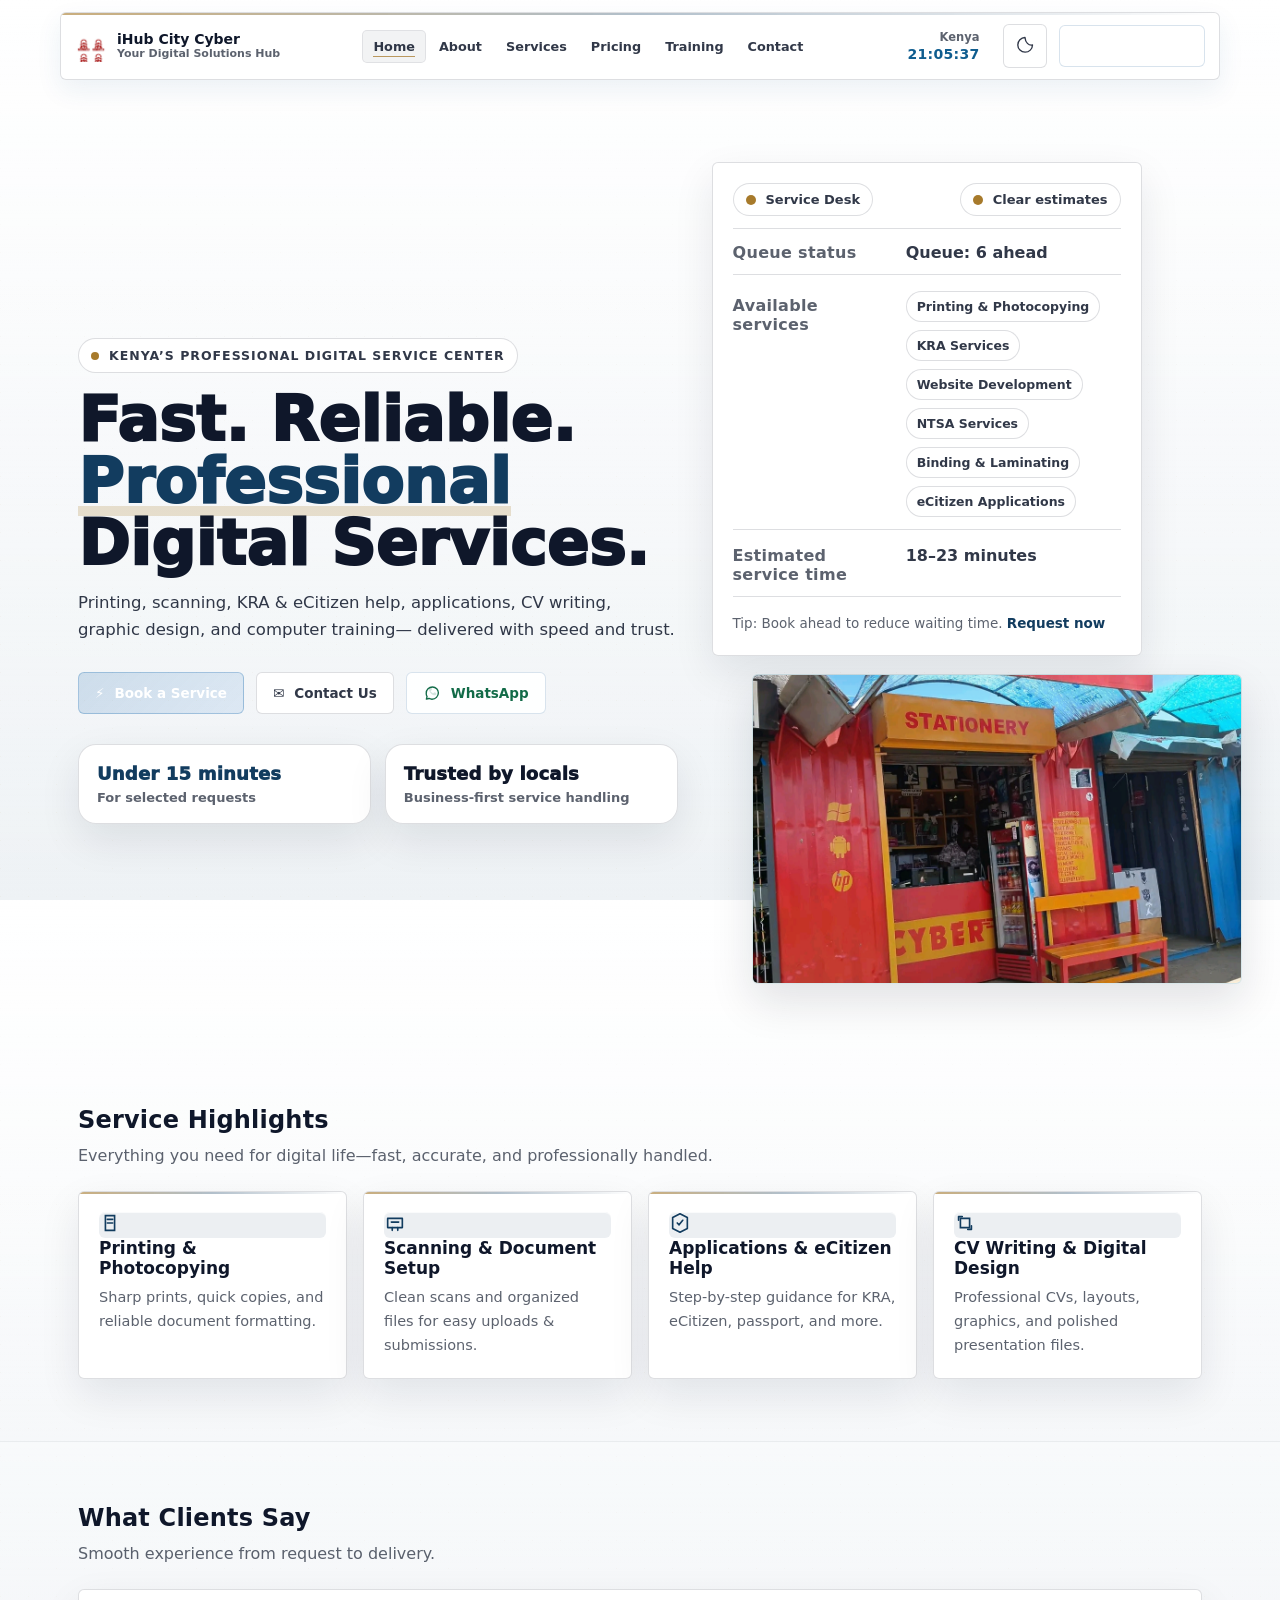
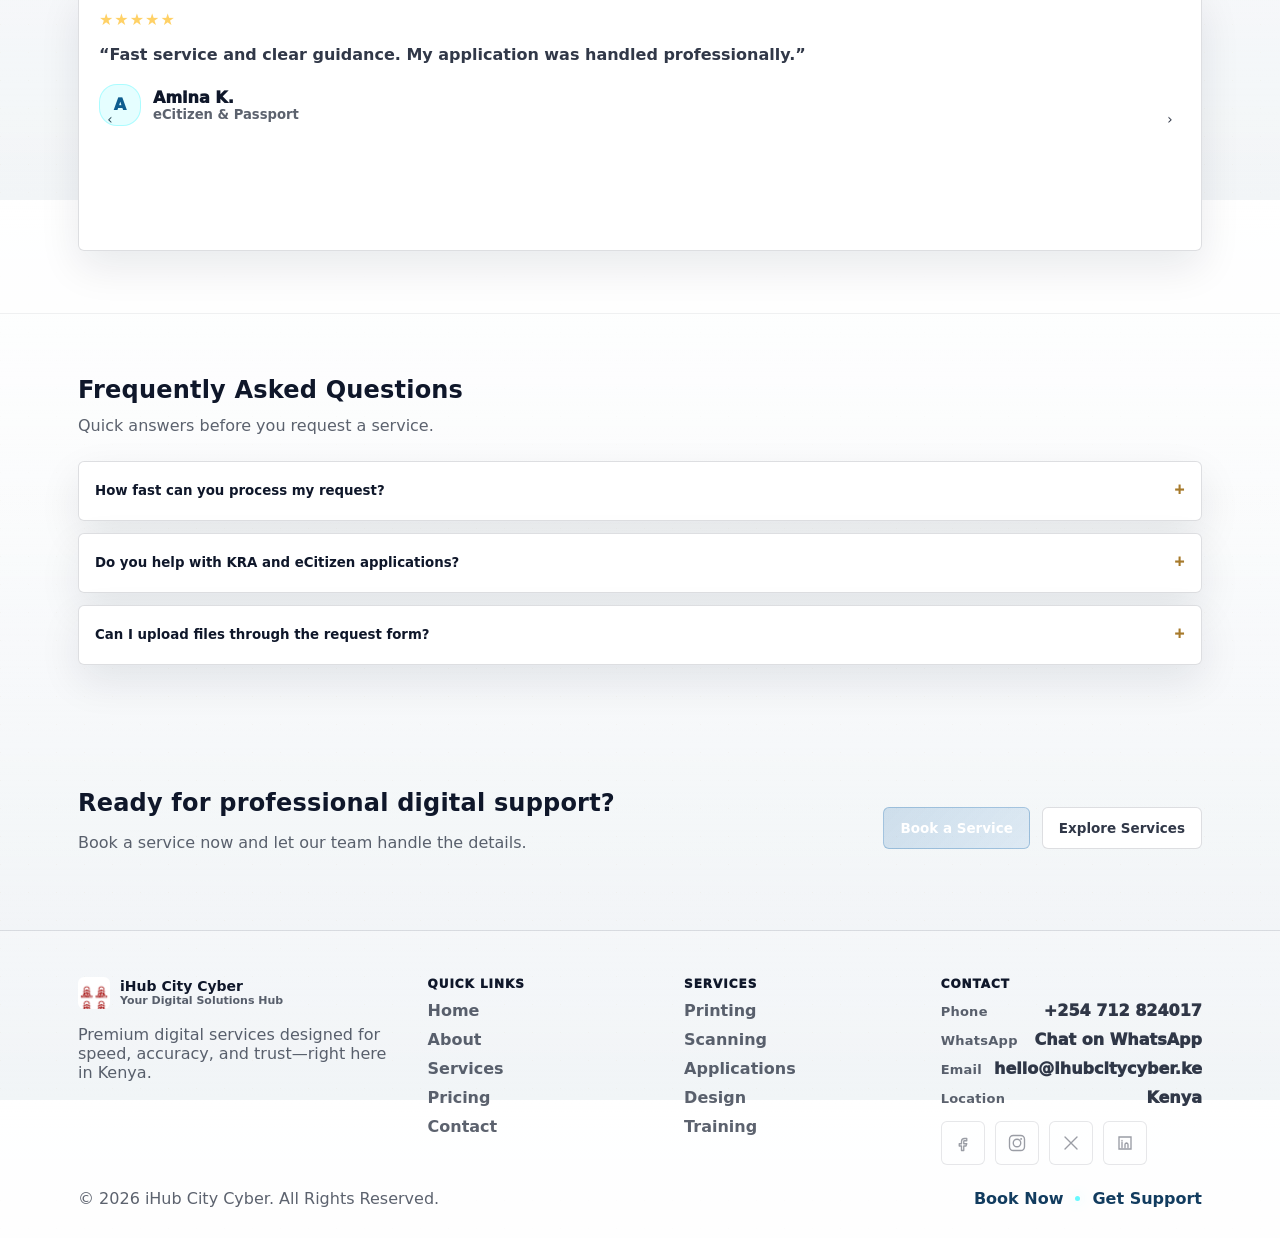
<file: index.html>
<!doctype html>
<html lang="en" data-theme="light">
  <head>
    <meta charset="utf-8" />
    <meta name="viewport" content="width=device-width, initial-scale=1" />
    <meta name="description" content="iHub City Cyber — Fast, reliable, professional digital services in Kenya." />
    <title>iHub City Cyber — Fast. Reliable. Professional Digital Services.</title>
    <link rel="icon" href="images/favicon.svg" />
    <link rel="stylesheet" href="css/style.css" />
  </head>
  <body>
    <div id="loadingOverlay" class="loading-overlay" aria-hidden="true">
      <div class="loader" role="status" aria-label="Loading"></div>
      <div class="loading-text">Initializing iHub City Cyber...</div>
    </div>

    <canvas id="particles" aria-hidden="true"></canvas>

    <a id="backToTop" class="back-to-top" href="#top" aria-label="Back to top">
      <span class="back-to-top__icon" aria-hidden="true">↑</span>
    </a>

    <div class="page" id="top">
      <header class="site-header">
        <div class="container header-inner">
          <a class="brand" href="index.html" aria-label="iHub City Cyber home">
            <span class="brand__logo" aria-hidden="true"><img src="images/logo.jpg" alt="iHub City Cyber" width="28" height="28"></span>
            <span class="brand__text">
              <span class="brand__name">iHub City Cyber</span>
              <span class="brand__tag">Your Digital Solutions Hub</span>
            </span>
          </a>

          <nav class="nav" aria-label="Primary navigation">
            <button class="nav__toggle" id="navToggle" aria-label="Open menu" aria-expanded="false" type="button">
              <span aria-hidden="true"></span>
              <span class="sr-only">Menu</span>
            </button>

            <ul class="nav__list" id="navList">
              <li><a class="nav__link active" href="index.html">Home</a></li>
              <li><a class="nav__link" href="about.html">About</a></li>
              <li><a class="nav__link" href="services.html">Services</a></li>
              <li><a class="nav__link" href="pricing.html">Pricing</a></li>
              <li><a class="nav__link" href="training.html">Training</a></li>
              <li><a class="nav__link" href="contact.html">Contact</a></li>
            </ul>
          </nav>

          <div class="header-actions">
            <div class="clock" title="Kenya time">
              <span class="clock__label">Kenya</span>
              <span class="clock__time" id="kenyaClock">--:--:--</span>
            </div>

            <button id="themeToggle" class="icon-btn" type="button" aria-label="Toggle dark and light mode" title="Toggle theme">
              <span class="icon-btn__icon" aria-hidden="true">
                <svg viewBox="0 0 24 24" width="18" height="18" fill="none" xmlns="http://www.w3.org/2000/svg">
                  <path
                    d="M12 2a9.8 9.8 0 1 0 10 10c-5.2 1-9.6-3.4-10-10Z"
                    stroke="currentColor"
                    stroke-width="1.8"
                    stroke-linejoin="round"
                  />
                </svg>
              </span>
            </button>

            <a class="btn btn-primary btn-sm" href="request.html" aria-label="Book a service">
              Book a Service
            </a>
          </div>
        </div>
      </header>

      <main class="site-main">
        <section class="hero">
          <div class="container hero-inner">
            <div class="hero-copy">
              <div class="hero-badge">
                <span class="spark" aria-hidden="true"></span>
                Kenya’s Professional Digital Service Center
              </div>
              <h1 class="hero-title">
                Fast. Reliable. <span class="neon-text">Professional</span> Digital Services.
              </h1>
              <p class="hero-subtitle">
                Printing, scanning, KRA & eCitizen help, applications, CV writing, graphic design, and computer training—
                delivered with speed and trust.
              </p>

              <div class="hero-cta" role="group" aria-label="Primary actions">
                <a class="btn btn-gradient" href="request.html">
                  <span class="btn__icon" aria-hidden="true">⚡</span>
                  Book a Service
                </a>
                <a class="btn btn-secondary" href="contact.html">
                  <span class="btn__icon" aria-hidden="true">✉</span>
                  Contact Us
                </a>
                <a class="btn btn-whatsapp" href="https://wa.me/254712824017?text=Hi%20iHub%20City%20Cyber!%20I%20need%20a%20service."
                  target="_blank" rel="noopener noreferrer">
                  <span class="btn__icon" aria-hidden="true">
                    <svg viewBox="0 0 24 24" width="18" height="18" fill="none" xmlns="http://www.w3.org/2000/svg">
                      <path
                        d="M20.5 11.8c0 4.7-3.8 8.5-8.5 8.5-1.5 0-2.9-.4-4.1-1l-3.4.9.9-3.3c-.7-1.3-1.1-2.7-1.1-4.3C4.2 7.7 8 4 12.6 4c4.7 0 7.9 3.8 7.9 7.8Z"
                        stroke="currentColor"
                        stroke-width="1.8"
                        stroke-linejoin="round"
                      />
                      <path
                        d="M10 9.3c.4.7.8 1.2 1.4 1.7.6.5 1.1.9 1.8 1.2.3.1.6.1.8-.1l.7-.7c.2-.2.5-.3.8-.2l1.7.6c.3.1.5.4.5.7v1c0 .6-.4 1.1-.9 1.3-1.1.4-2.3.3-3.4-.2-1.2-.5-2.4-1.4-3.4-2.6-1-1.2-1.7-2.6-2-3.9-.2-1 0-2.1.5-2.9.2-.4.7-.7 1.2-.7h1c.3 0 .6.2.7.5l.6 1.7c.1.3 0 .6-.2.8l-.7.7c-.2.2-.3.5-.1.8Z"
                        fill="currentColor"
                        opacity="0.18"
                      />
                    </svg>
                  </span>
                  WhatsApp
                </a>
              </div>

              <div class="hero-metrics">
                <div class="metric glass">
                  <div class="metric__value neon-text" data-badge="fast">Under 15 minutes</div>
                  <div class="metric__label">For selected requests</div>
                </div>
                <div class="metric glass">
                  <div class="metric__value" data-badge="trusted">Trusted by locals</div>
                  <div class="metric__label">Business-first service handling</div>
                </div>
              </div>
            </div>

            <div class="hero-visual">
              <div class="neon-card glass hero-panel">
                <div class="hero-panel__top">
                  <div class="chip">
                    <span class="chip__dot" aria-hidden="true"></span> Service Desk
                  </div>
                  <div class="chip chip--muted">
                    <span class="chip__pulse" aria-hidden="true"></span> Clear estimates
                  </div>
                </div>

                <div class="dashboard" id="cyberDashboard">
                  <div class="dashboard-row">
                    <div class="dashboard-row__label">Queue status</div>
                    <div class="dashboard-row__value neon-text" id="queueStatus">Checking...</div>
                  </div>
                  <div class="dashboard-row">
                    <div class="dashboard-row__label">Available services</div>
                    <div class="dashboard-row__value">
                      <div class="chips" id="availableServices" aria-live="polite"></div>
                    </div>
                  </div>
                  <div class="dashboard-row">
                    <div class="dashboard-row__label">Estimated service time</div>
                    <div class="dashboard-row__value" id="estimatedTime">--</div>
                  </div>
                  <div class="dashboard-hint">
                    Tip: Book ahead to reduce waiting time.
                    <a class="link" href="request.html">Request now</a>
                  </div>
                </div>
              </div>

              <figure class="hero-illustration" aria-hidden="true">
                <img
                  src="images/ihubcyber.jpg"
                  alt="iHub City Cyber digital café interior"
                  loading="lazy"
                  decoding="async"
                />
              </figure>

              <div class="hero-floaters" aria-hidden="true">
                <div class="floater floater--a"></div>
                <div class="floater floater--b"></div>
                <div class="floater floater--c"></div>
              </div>
            </div>
          </div>
        </section>

        <section class="section">
          <div class="container">
            <div class="section-head">
              <h2 class="h2">Service Highlights</h2>
              <p class="muted">
                Everything you need for digital life—fast, accurate, and professionally handled.
              </p>
            </div>

            <div class="grid grid-4">
              <article class="card card--hover glass">
                <div class="card__icon" aria-hidden="true">
                  <svg viewBox="0 0 24 24" width="22" height="22" fill="none" xmlns="http://www.w3.org/2000/svg">
                    <path d="M7 4h10v16H7V4Z" stroke="currentColor" stroke-width="1.8" />
                    <path d="M9 8h6M9 12h6" stroke="currentColor" stroke-width="1.8" stroke-linecap="round" />
                  </svg>
                </div>
                <h3 class="h3">Printing & Photocopying</h3>
                <p class="p">Sharp prints, quick copies, and reliable document formatting.</p>
              </article>

              <article class="card card--hover glass">
                <div class="card__icon" aria-hidden="true">
                  <svg viewBox="0 0 24 24" width="22" height="22" fill="none" xmlns="http://www.w3.org/2000/svg">
                    <path
                      d="M4 7h16v10H4V7Z"
                      stroke="currentColor"
                      stroke-width="1.8"
                      stroke-linejoin="round"
                    />
                    <path d="M8 11h8" stroke="currentColor" stroke-width="1.8" stroke-linecap="round" />
                    <path d="M9 17v3M15 17v3" stroke="currentColor" stroke-width="1.8" stroke-linecap="round" />
                  </svg>
                </div>
                <h3 class="h3">Scanning & Document Setup</h3>
                <p class="p">Clean scans and organized files for easy uploads & submissions.</p>
              </article>

              <article class="card card--hover glass">
                <div class="card__icon" aria-hidden="true">
                  <svg viewBox="0 0 24 24" width="22" height="22" fill="none" xmlns="http://www.w3.org/2000/svg">
                    <path d="M12 2 20 6v12l-8 4-8-4V6l8-4Z" stroke="currentColor" stroke-width="1.8" stroke-linejoin="round" />
                    <path d="M9 12l2 2 4-5" stroke="currentColor" stroke-width="1.8" stroke-linecap="round" stroke-linejoin="round" />
                  </svg>
                </div>
                <h3 class="h3">Applications & eCitizen Help</h3>
                <p class="p">Step-by-step guidance for KRA, eCitizen, passport, and more.</p>
              </article>

              <article class="card card--hover glass">
                <div class="card__icon" aria-hidden="true">
                  <svg viewBox="0 0 24 24" width="22" height="22" fill="none" xmlns="http://www.w3.org/2000/svg">
                    <path d="M7 7h10v10H7V7Z" stroke="currentColor" stroke-width="1.8" />
                    <path d="M5 9V5h4" stroke="currentColor" stroke-width="1.8" stroke-linecap="round" stroke-linejoin="round" />
                    <path d="M19 15v4h-4" stroke="currentColor" stroke-width="1.8" stroke-linecap="round" stroke-linejoin="round" />
                  </svg>
                </div>
                <h3 class="h3">CV Writing & Digital Design</h3>
                <p class="p">Professional CVs, layouts, graphics, and polished presentation files.</p>
              </article>
            </div>
          </div>
        </section>

        <section class="section section--alt">
          <div class="container">
            <div class="section-head">
              <h2 class="h2">What Clients Say</h2>
              <p class="muted">Smooth experience from request to delivery.</p>
            </div>

            <div class="slider glass">
              <button class="slider__btn slider__btn--prev" type="button" aria-label="Previous testimonial">
                ‹
              </button>
              <div class="slider__track" id="testimonialTrack">
                <article class="testimonial testimonial--active">
                  <div class="testimonial__stars" aria-hidden="true">★★★★★</div>
                  <p class="testimonial__text">
                    “Fast service and clear guidance. My application was handled professionally.”
                  </p>
                  <div class="testimonial__meta">
                    <span class="avatar" aria-hidden="true">A</span>
                    <div>
                      <div class="testimonial__name">Amina K.</div>
                      <div class="testimonial__role">eCitizen & Passport</div>
                    </div>
                  </div>
                </article>

                <article class="testimonial">
                  <div class="testimonial__stars" aria-hidden="true">★★★★★</div>
                  <p class="testimonial__text">
                    “Printing quality is top-notch. They double-checked my documents before submission.”
                  </p>
                  <div class="testimonial__meta">
                    <span class="avatar" aria-hidden="true">J</span>
                    <div>
                      <div class="testimonial__name">Joseph M.</div>
                      <div class="testimonial__role">Print & Scan</div>
                    </div>
                  </div>
                </article>

                <article class="testimonial">
                  <div class="testimonial__stars" aria-hidden="true">★★★★★</div>
                  <p class="testimonial__text">
                    “CV writing was excellent. The formatting looks professional and ATS-friendly.”
                  </p>
                  <div class="testimonial__meta">
                    <span class="avatar" aria-hidden="true">S</span>
                    <div>
                      <div class="testimonial__name">Sarah W.</div>
                      <div class="testimonial__role">CV Writing</div>
                    </div>
                  </div>
                </article>
              </div>
              <button class="slider__btn slider__btn--next" type="button" aria-label="Next testimonial">
                ›
              </button>
            </div>
          </div>
        </section>

        <section class="section">
          <div class="container">
            <div class="section-head">
              <h2 class="h2">Frequently Asked Questions</h2>
              <p class="muted">Quick answers before you request a service.</p>
            </div>

            <div class="faq" id="faq">
              <div class="faq__item glass" data-faq>
                <button class="faq__q" type="button" aria-expanded="false">
                  How fast can you process my request?
                  <span class="faq__chev" aria-hidden="true">+</span>
                </button>
                <div class="faq__a" aria-hidden="true">
                  <p class="p">
                    For most printing and document preparation requests, we aim to deliver within 10–30 minutes depending on volume.
                    For applications, we’ll estimate after reviewing your documents.
                  </p>
                </div>
              </div>

              <div class="faq__item glass" data-faq>
                <button class="faq__q" type="button" aria-expanded="false">
                  Do you help with KRA and eCitizen applications?
                  <span class="faq__chev" aria-hidden="true">+</span>
                </button>
                <div class="faq__a" aria-hidden="true">
                  <p class="p">
                    Yes. We support document preparation and guided steps so you can complete your submission confidently.
                    We’ll also double-check key inputs before you proceed.
                  </p>
                </div>
              </div>

              <div class="faq__item glass" data-faq>
                <button class="faq__q" type="button" aria-expanded="false">
                  Can I upload files through the request form?
                  <span class="faq__chev" aria-hidden="true">+</span>
                </button>
                <div class="faq__a" aria-hidden="true">
                  <p class="p">
                    Absolutely. Use the file upload field in the request form. We’ll review and follow up to confirm next steps.
                  </p>
                </div>
              </div>
            </div>
          </div>
        </section>

        <section class="section section--cta">
          <div class="container cta">
            <div class="cta__copy">
              <h2 class="h2">Ready for professional digital support?</h2>
              <p class="muted">Book a service now and let our team handle the details.</p>
            </div>
            <div class="cta__actions">
              <a class="btn btn-gradient" href="request.html">Book a Service</a>
              <a class="btn btn-secondary" href="services.html">Explore Services</a>
            </div>
          </div>
        </section>
      </main>

      <footer class="site-footer">
        <div class="container footer-grid">
          <div class="footer-brand">
            <div class="brand brand--footer">
              <span class="brand__logo" aria-hidden="true"><img src="images/logo.jpg" alt="iHub City Cyber" width="28" height="28"></span>
              <div class="brand__text">
                <div class="brand__name">iHub City Cyber</div>
                <div class="brand__tag">Your Digital Solutions Hub</div>
              </div>
            </div>
            <p class="muted">
              Premium digital services designed for speed, accuracy, and trust—right here in Kenya.
            </p>
          </div>

          <div class="footer-col">
            <h3 class="footer-title">Quick links</h3>
            <ul class="footer-links">
              <li><a href="index.html">Home</a></li>
              <li><a href="about.html">About</a></li>
              <li><a href="services.html">Services</a></li>
              <li><a href="pricing.html">Pricing</a></li>
              <li><a href="contact.html">Contact</a></li>
            </ul>
          </div>

          <div class="footer-col">
            <h3 class="footer-title">Services</h3>
            <ul class="footer-links">
              <li><a href="services.html#printing">Printing</a></li>
              <li><a href="services.html#scanning">Scanning</a></li>
              <li><a href="services.html#applications">Applications</a></li>
              <li><a href="services.html#design">Design</a></li>
              <li><a href="training.html">Training</a></li>
            </ul>
          </div>

          <div class="footer-col">
            <h3 class="footer-title">Contact</h3>
            <div class="footer-contact">
              <div class="footer-item">
                <span class="footer-item__label">Phone</span>
                <a class="footer-item__value" href="tel:+254712824017">+254 712 824017</a>
              </div>
              <div class="footer-item">
                <span class="footer-item__label">WhatsApp</span>
                <a class="footer-item__value" href="https://wa.me/254712824017" target="_blank" rel="noopener noreferrer">Chat on WhatsApp</a>
              </div>
              <div class="footer-item">
                <span class="footer-item__label">Email</span>
                <a class="footer-item__value" href="mailto:hello@ihubcitycyber.ke">hello@ihubcitycyber.ke</a>
              </div>
              <div class="footer-item">
                <span class="footer-item__label">Location</span>
                <span class="footer-item__value">Kenya</span>
              </div>
            </div>

            <div class="social-row" aria-label="Social links">
              <a class="social" href="#" aria-label="Facebook">
                <svg viewBox="0 0 24 24" width="18" height="18" fill="none" xmlns="http://www.w3.org/2000/svg">
                  <path d="M14 9h3V6h-3c-2.2 0-4 1.8-4 4v3H7v3h3v6h3v-6h3l1-3h-4v-3c0-.6.4-1 1-1Z" stroke="currentColor" stroke-width="1.8" stroke-linejoin="round"/>
                </svg>
              </a>
              <a class="social" href="#" aria-label="Instagram">
                <svg viewBox="0 0 24 24" width="18" height="18" fill="none" xmlns="http://www.w3.org/2000/svg">
                  <path d="M7 2h10a5 5 0 0 1 5 5v10a5 5 0 0 1-5 5H7a5 5 0 0 1-5-5V7a5 5 0 0 1 5-5Z" stroke="currentColor" stroke-width="1.8"/>
                  <path d="M12 17a5 5 0 1 0 0-10 5 5 0 0 0 0 10Z" stroke="currentColor" stroke-width="1.8"/>
                  <path d="M17.5 6.5h.01" stroke="currentColor" stroke-width="2.6" stroke-linecap="round"/>
                </svg>
              </a>
              <a class="social" href="#" aria-label="Twitter / X">
                <svg viewBox="0 0 24 24" width="18" height="18" fill="none" xmlns="http://www.w3.org/2000/svg">
                  <path d="M4 4l16 16M20 4 4 20" stroke="currentColor" stroke-width="1.8" stroke-linecap="round"/>
                </svg>
              </a>
              <a class="social" href="#" aria-label="LinkedIn">
                <svg viewBox="0 0 24 24" width="18" height="18" fill="none" xmlns="http://www.w3.org/2000/svg">
                  <path d="M4 4h16v16H4V4Z" stroke="currentColor" stroke-width="1.8" />
                  <path d="M8 11v7M8 8.5v.5" stroke="currentColor" stroke-width="1.8" stroke-linecap="round" />
                  <path d="M12 18v-4c0-1.7 2-2 2-2s2 .3 2 2v4" stroke="currentColor" stroke-width="1.8" stroke-linecap="round" stroke-linejoin="round"/>
                </svg>
              </a>
            </div>
          </div>
        </div>

        <div class="footer-bottom">
          <div class="container footer-bottom__inner">
            <div class="muted">© 2026 iHub City Cyber. All Rights Reserved.</div>
            <div class="footer-bottom__right">
              <a class="link" href="request.html">Book Now</a>
              <span class="dot" aria-hidden="true"></span>
              <a class="link" href="contact.html">Get Support</a>
            </div>
          </div>
        </div>
      </footer>
    </div>

    <div id="toastHost" class="toast-host" aria-live="polite" aria-atomic="true"></div>

    <script src="js/script.js" defer></script>
  </body>
</html>
</file>
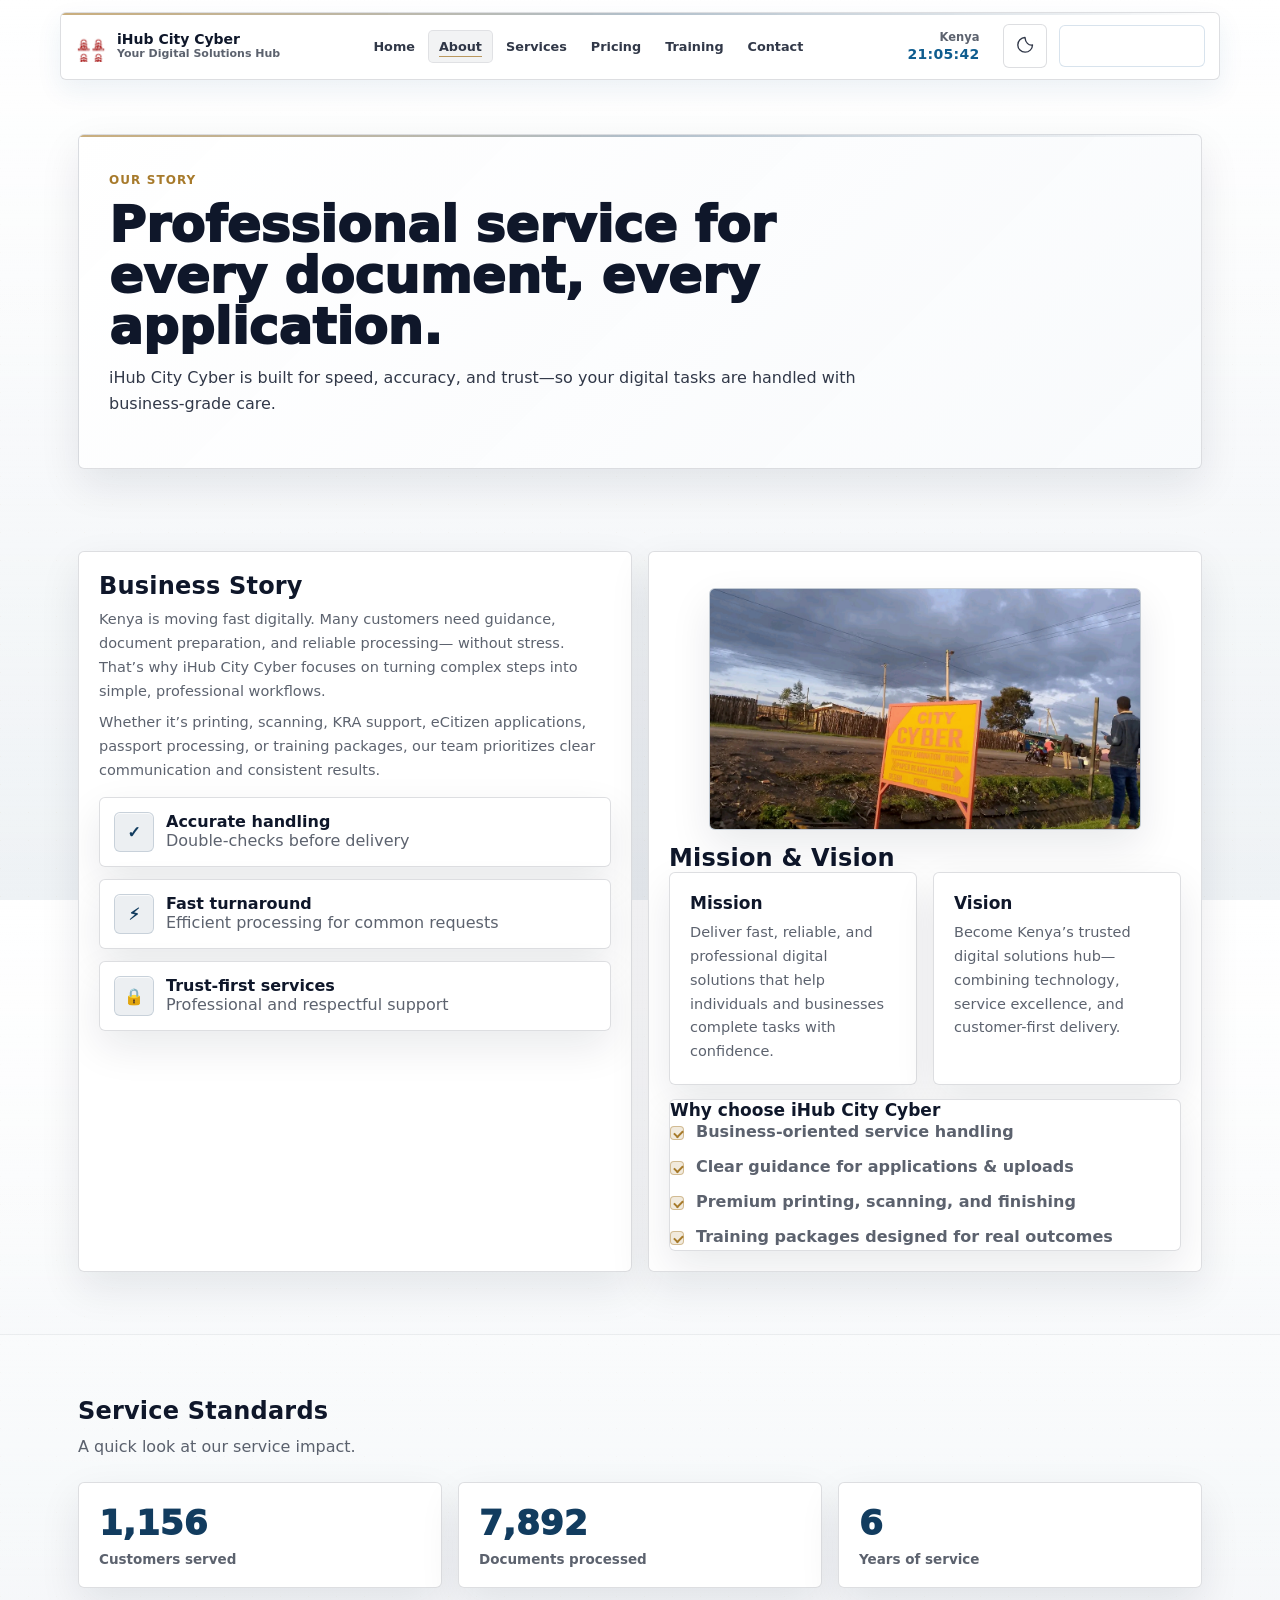
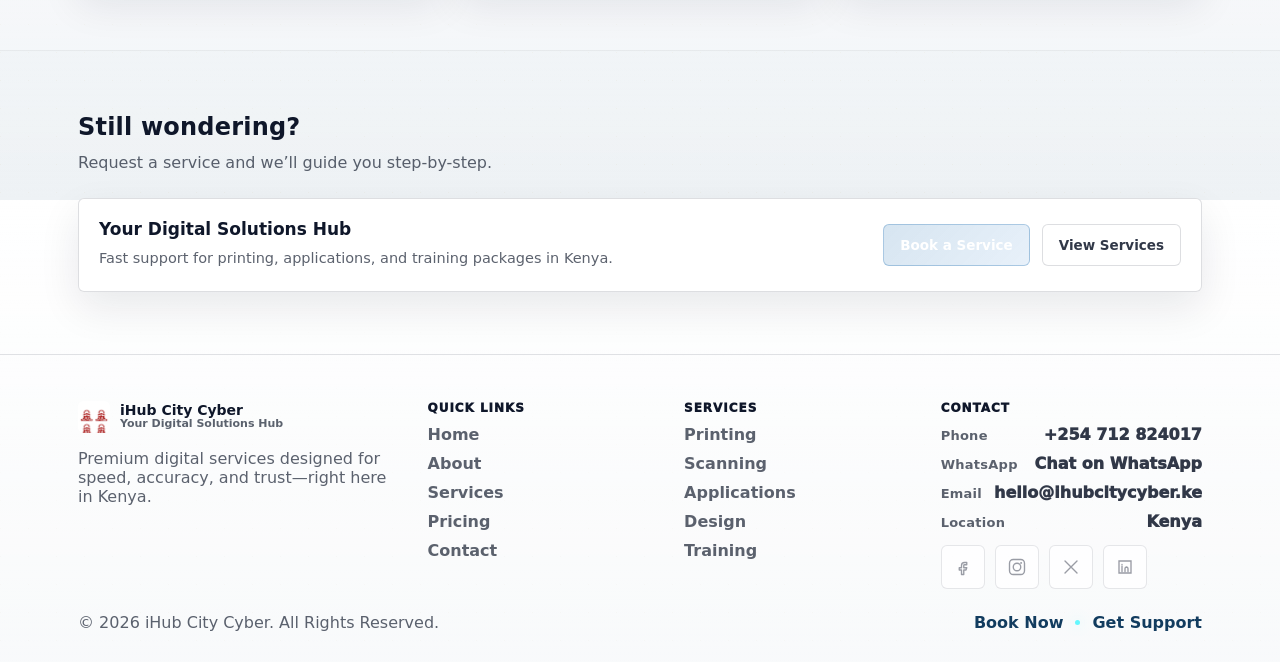
<file: about.html>
<!doctype html>
<html lang="en" data-theme="light">
  <head>
    <meta charset="utf-8" />
    <meta name="viewport" content="width=device-width, initial-scale=1" />
    <meta name="description" content="About iHub City Cyber — mission, vision, and why choose our digital service center in Kenya." />
    <title>About iHub City Cyber — Your Digital Solutions Hub</title>
    <link rel="icon" href="images/favicon.svg" />
    <link rel="stylesheet" href="css/style.css" />
  </head>
  <body>
    <div id="loadingOverlay" class="loading-overlay" aria-hidden="true">
      <div class="loader" role="status" aria-label="Loading"></div>
      <div class="loading-text">Loading iHub City Cyber...</div>
    </div>

    <a id="backToTop" class="back-to-top" href="#top" aria-label="Back to top">
      <span class="back-to-top__icon" aria-hidden="true">↑</span>
    </a>

    <div class="page" id="top">
      <header class="site-header">
        <div class="container header-inner">
          <a class="brand" href="index.html" aria-label="iHub City Cyber home">
            <span class="brand__logo" aria-hidden="true"><img src="images/logo.jpg" alt="iHub City Cyber" width="28" height="28"></span>
            <span class="brand__text">
              <span class="brand__name">iHub City Cyber</span>
              <span class="brand__tag">Your Digital Solutions Hub</span>
            </span>
          </a>

          <nav class="nav" aria-label="Primary navigation">
            <button class="nav__toggle" id="navToggle" aria-label="Open menu" aria-expanded="false" type="button">
              <span aria-hidden="true"></span>
              <span class="sr-only">Menu</span>
            </button>

            <ul class="nav__list" id="navList">
              <li><a class="nav__link" href="index.html">Home</a></li>
              <li><a class="nav__link active" href="about.html">About</a></li>
              <li><a class="nav__link" href="services.html">Services</a></li>
              <li><a class="nav__link" href="pricing.html">Pricing</a></li>
              <li><a class="nav__link" href="training.html">Training</a></li>
              <li><a class="nav__link" href="contact.html">Contact</a></li>
            </ul>
          </nav>

          <div class="header-actions">
            <div class="clock" title="Kenya time">
              <span class="clock__label">Kenya</span>
              <span class="clock__time" id="kenyaClock">--:--:--</span>
            </div>

            <button id="themeToggle" class="icon-btn" type="button" aria-label="Toggle dark and light mode" title="Toggle theme">
              <span class="icon-btn__icon" aria-hidden="true">
                <svg viewBox="0 0 24 24" width="18" height="18" fill="none" xmlns="http://www.w3.org/2000/svg">
                  <path
                    d="M12 2a9.8 9.8 0 1 0 10 10c-5.2 1-9.6-3.4-10-10Z"
                    stroke="currentColor"
                    stroke-width="1.8"
                    stroke-linejoin="round"
                  />
                </svg>
              </span>
            </button>

            <a class="btn btn-primary btn-sm" href="request.html" aria-label="Book a service">
              Book a Service
            </a>
          </div>
        </div>
      </header>

      <main class="site-main">
        <section class="page-hero">
          <div class="container">
            <div class="page-hero__inner glass">
              <div class="page-hero__eyebrow">Our Story</div>
              <h1 class="page-hero__title">Professional service for every document, every application.</h1>
              <p class="page-hero__sub muted">
                iHub City Cyber is built for speed, accuracy, and trust—so your digital tasks are handled with business-grade care.
              </p>
            </div>
          </div>
        </section>

        <section class="section">
          <div class="container">
            <div class="grid grid-2">
              <div class="glass about-block">
                <h2 class="h2">Business Story</h2>
                <p class="p">
                  Kenya is moving fast digitally. Many customers need guidance, document preparation, and reliable processing—
                  without stress. That’s why iHub City Cyber focuses on turning complex steps into simple, professional workflows.
                </p>
                <p class="p">
                  Whether it’s printing, scanning, KRA support, eCitizen applications, passport processing, or training packages,
                  our team prioritizes clear communication and consistent results.
                </p>
                <div class="about-bullets">
                  <div class="bullet glass">
                    <span class="bullet__icon" aria-hidden="true">✓</span>
                    <div>
                      <div class="bullet__title">Accurate handling</div>
                      <div class="bullet__text muted">Double-checks before delivery</div>
                    </div>
                  </div>
                  <div class="bullet glass">
                    <span class="bullet__icon" aria-hidden="true">⚡</span>
                    <div>
                      <div class="bullet__title">Fast turnaround</div>
                      <div class="bullet__text muted">Efficient processing for common requests</div>
                    </div>
                  </div>
                  <div class="bullet glass">
                    <span class="bullet__icon" aria-hidden="true">🔒</span>
                    <div>
                      <div class="bullet__title">Trust-first services</div>
                      <div class="bullet__text muted">Professional and respectful support</div>
                    </div>
                  </div>
                </div>
              </div>

              <div class="glass about-right">
                <figure class="media-frame about-media" aria-hidden="true">
                  <img
                    src="images/ihub sign post.jpg"
                    alt="iHub City Cyber sign post in Kenya"
                    loading="lazy"
                    decoding="async"
                  />
                </figure>
                <h2 class="h2">Mission & Vision</h2>
                <div class="grid grid-2 cards-stack">
                  <article class="mini-card glass">
                    <h3 class="h3">Mission</h3>
                    <p class="p muted">
                      Deliver fast, reliable, and professional digital solutions that help individuals and businesses complete tasks with confidence.
                    </p>
                  </article>
                  <article class="mini-card glass">
                    <h3 class="h3">Vision</h3>
                    <p class="p muted">
                      Become Kenya’s trusted digital solutions hub—combining technology, service excellence, and customer-first delivery.
                    </p>
                  </article>
                </div>

                <div class="why glass" style="margin-top: 14px">
                  <h3 class="h3">Why choose iHub City Cyber</h3>
                  <ul class="checklist">
                    <li>
                      <span class="check" aria-hidden="true"></span>
                      Business-oriented service handling
                    </li>
                    <li>
                      <span class="check" aria-hidden="true"></span>
                      Clear guidance for applications & uploads
                    </li>
                    <li>
                      <span class="check" aria-hidden="true"></span>
                      Premium printing, scanning, and finishing
                    </li>
                    <li>
                      <span class="check" aria-hidden="true"></span>
                      Training packages designed for real outcomes
                    </li>
                  </ul>
                </div>
              </div>
            </div>
          </div>
        </section>

        <section class="section section--alt">
          <div class="container">
            <div class="section-head">
              <h2 class="h2">Service Standards</h2>
              <p class="muted">A quick look at our service impact.</p>
            </div>

            <div class="grid grid-3 stats">
              <div class="stat glass">
                <div class="stat__value neon-text counter" data-counter data-counter-target="1200" data-counter-duration="1400" aria-label="Customers served">0</div>
                <div class="stat__label">Customers served</div>
              </div>
              <div class="stat glass">
                <div class="stat__value neon-text counter" data-counter data-counter-target="8500" data-counter-duration="1600" aria-label="Documents processed">0</div>
                <div class="stat__label">Documents processed</div>
              </div>
              <div class="stat glass">
                <div class="stat__value neon-text counter" data-counter data-counter-target="6" data-counter-duration="1200" aria-label="Years of service">0</div>
                <div class="stat__label">Years of service</div>
              </div>
            </div>
          </div>
        </section>

        <section class="section">
          <div class="container">
            <div class="section-head">
              <h2 class="h2">Still wondering?</h2>
              <p class="muted">Request a service and we’ll guide you step-by-step.</p>
            </div>
            <div class="cta cta--center glass">
              <div class="cta__copy">
                <h3 class="h3">Your Digital Solutions Hub</h3>
                <p class="p muted">Fast support for printing, applications, and training packages in Kenya.</p>
              </div>
              <div class="cta__actions">
                <a class="btn btn-gradient" href="request.html">Book a Service</a>
                <a class="btn btn-secondary" href="services.html">View Services</a>
              </div>
            </div>
          </div>
        </section>
      </main>

      <footer class="site-footer">
        <div class="container footer-grid">
          <div class="footer-brand">
            <div class="brand brand--footer">
              <span class="brand__logo" aria-hidden="true"><img src="images/logo.jpg" alt="iHub City Cyber" width="28" height="28"></span>
              <div class="brand__text">
                <div class="brand__name">iHub City Cyber</div>
                <div class="brand__tag">Your Digital Solutions Hub</div>
              </div>
            </div>
            <p class="muted">
              Premium digital services designed for speed, accuracy, and trust—right here in Kenya.
            </p>
          </div>

          <div class="footer-col">
            <h3 class="footer-title">Quick links</h3>
            <ul class="footer-links">
              <li><a href="index.html">Home</a></li>
              <li><a href="about.html">About</a></li>
              <li><a href="services.html">Services</a></li>
              <li><a href="pricing.html">Pricing</a></li>
              <li><a href="contact.html">Contact</a></li>
            </ul>
          </div>

          <div class="footer-col">
            <h3 class="footer-title">Services</h3>
            <ul class="footer-links">
              <li><a href="services.html#printing">Printing</a></li>
              <li><a href="services.html#scanning">Scanning</a></li>
              <li><a href="services.html#applications">Applications</a></li>
              <li><a href="services.html#design">Design</a></li>
              <li><a href="training.html">Training</a></li>
            </ul>
          </div>

          <div class="footer-col">
            <h3 class="footer-title">Contact</h3>
            <div class="footer-contact">
              <div class="footer-item">
                <span class="footer-item__label">Phone</span>
                <a class="footer-item__value" href="tel:+254712824017">+254 712 824017</a>
              </div>
              <div class="footer-item">
                <span class="footer-item__label">WhatsApp</span>
                <a class="footer-item__value" href="https://wa.me/254712824017" target="_blank" rel="noopener noreferrer">Chat on WhatsApp</a>
              </div>
              <div class="footer-item">
                <span class="footer-item__label">Email</span>
                <a class="footer-item__value" href="mailto:hello@ihubcitycyber.ke">hello@ihubcitycyber.ke</a>
              </div>
              <div class="footer-item">
                <span class="footer-item__label">Location</span>
                <span class="footer-item__value">Kenya</span>
              </div>
            </div>

            <div class="social-row" aria-label="Social links">
              <a class="social" href="#" aria-label="Facebook">
                <svg viewBox="0 0 24 24" width="18" height="18" fill="none" xmlns="http://www.w3.org/2000/svg">
                  <path d="M14 9h3V6h-3c-2.2 0-4 1.8-4 4v3H7v3h3v6h3v-6h3l1-3h-4v-3c0-.6.4-1 1-1Z" stroke="currentColor" stroke-width="1.8" stroke-linejoin="round"/>
                </svg>
              </a>
              <a class="social" href="#" aria-label="Instagram">
                <svg viewBox="0 0 24 24" width="18" height="18" fill="none" xmlns="http://www.w3.org/2000/svg">
                  <path d="M7 2h10a5 5 0 0 1 5 5v10a5 5 0 0 1-5 5H7a5 5 0 0 1-5-5V7a5 5 0 0 1 5-5Z" stroke="currentColor" stroke-width="1.8"/>
                  <path d="M12 17a5 5 0 1 0 0-10 5 5 0 0 0 0 10Z" stroke="currentColor" stroke-width="1.8"/>
                  <path d="M17.5 6.5h.01" stroke="currentColor" stroke-width="2.6" stroke-linecap="round"/>
                </svg>
              </a>
              <a class="social" href="#" aria-label="Twitter / X">
                <svg viewBox="0 0 24 24" width="18" height="18" fill="none" xmlns="http://www.w3.org/2000/svg">
                  <path d="M4 4l16 16M20 4 4 20" stroke="currentColor" stroke-width="1.8" stroke-linecap="round"/>
                </svg>
              </a>
              <a class="social" href="#" aria-label="LinkedIn">
                <svg viewBox="0 0 24 24" width="18" height="18" fill="none" xmlns="http://www.w3.org/2000/svg">
                  <path d="M4 4h16v16H4V4Z" stroke="currentColor" stroke-width="1.8" />
                  <path d="M8 11v7M8 8.5v.5" stroke="currentColor" stroke-width="1.8" stroke-linecap="round" />
                  <path d="M12 18v-4c0-1.7 2-2 2-2s2 .3 2 2v4" stroke="currentColor" stroke-width="1.8" stroke-linecap="round" stroke-linejoin="round"/>
                </svg>
              </a>
            </div>
          </div>
        </div>

        <div class="footer-bottom">
          <div class="container footer-bottom__inner">
            <div class="muted">© 2026 iHub City Cyber. All Rights Reserved.</div>
            <div class="footer-bottom__right">
              <a class="link" href="request.html">Book Now</a>
              <span class="dot" aria-hidden="true"></span>
              <a class="link" href="contact.html">Get Support</a>
            </div>
          </div>
        </div>
      </footer>
    </div>

    <div id="toastHost" class="toast-host" aria-live="polite" aria-atomic="true"></div>
    <script src="js/script.js" defer></script>
  </body>
</html>
</file>
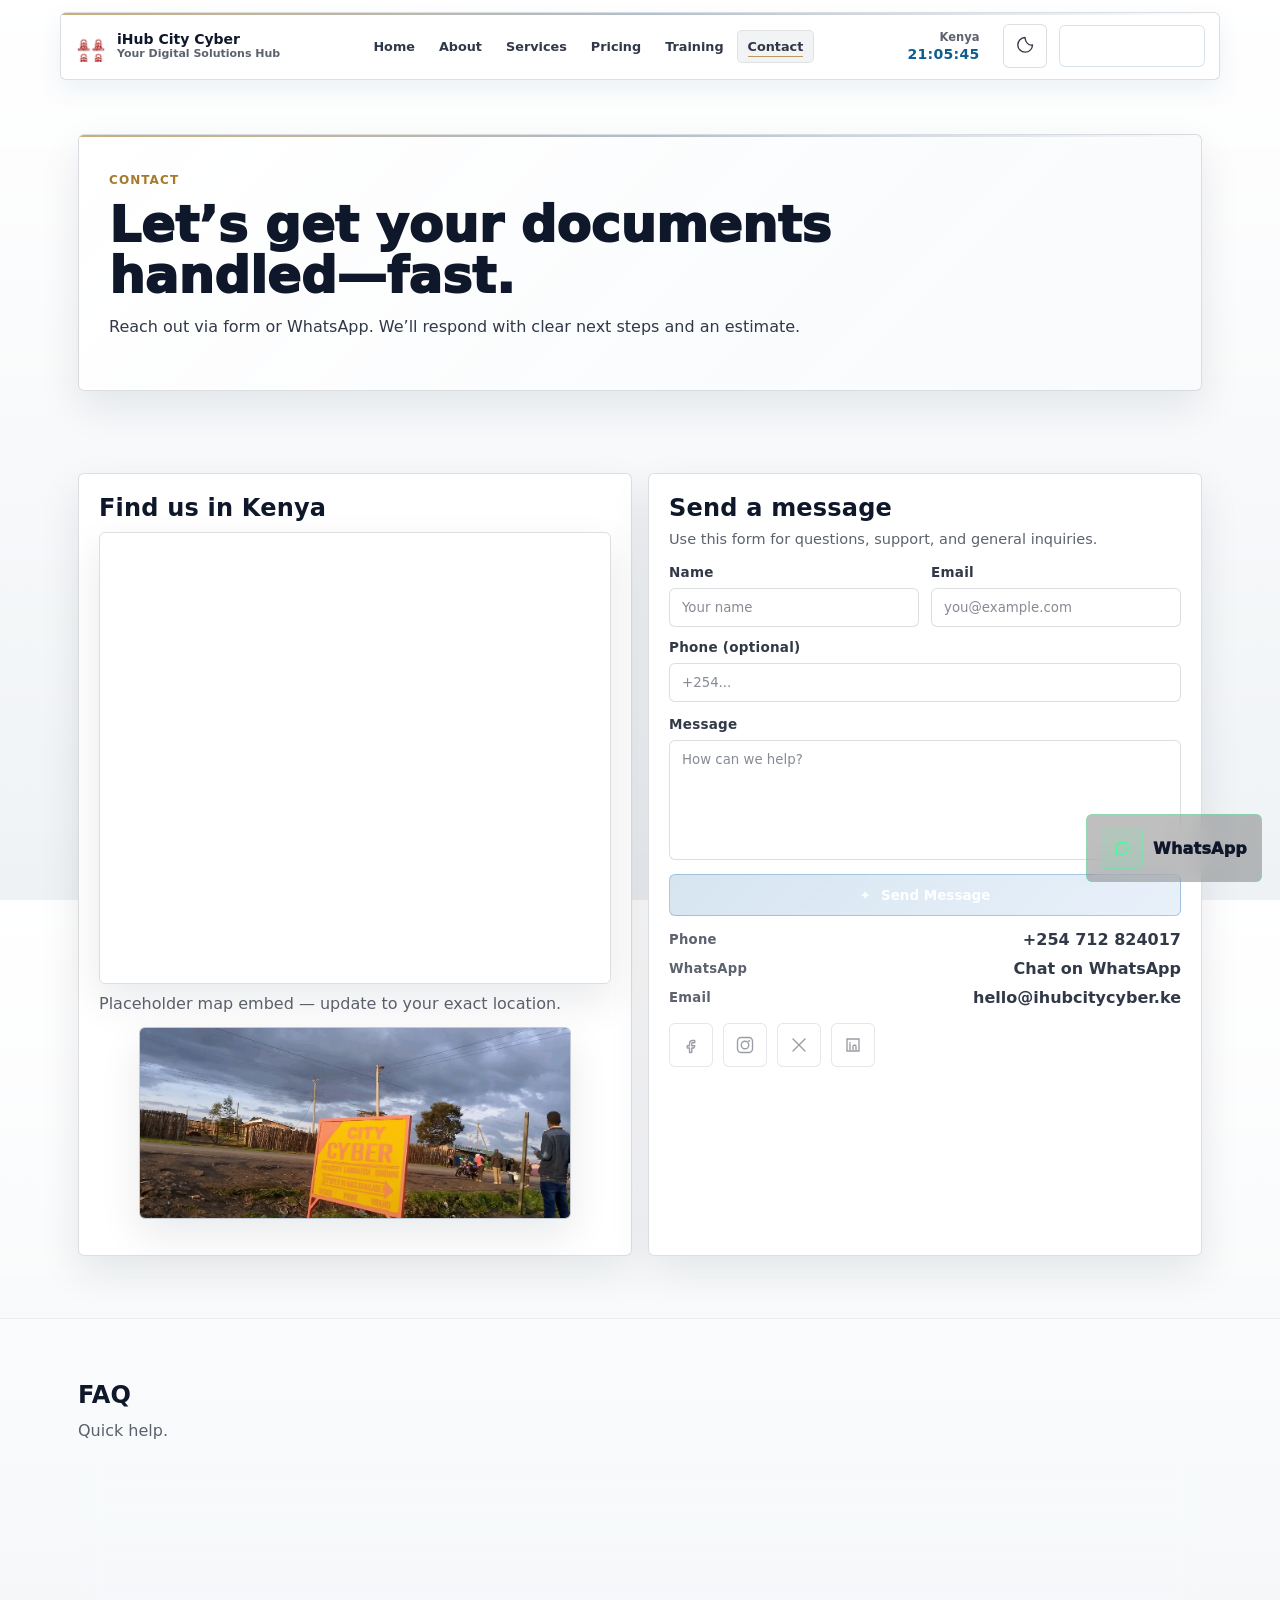
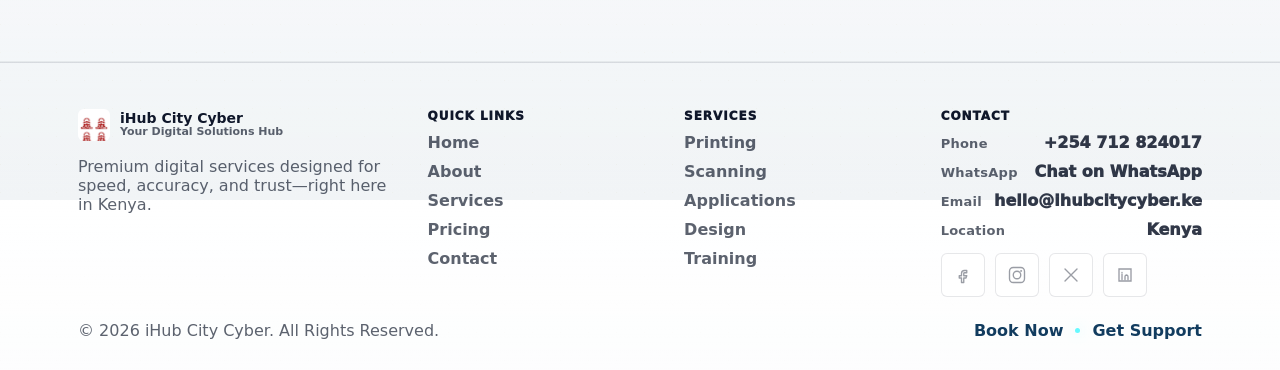
<file: contact.html>
<!doctype html>
<html lang="en" data-theme="light">
  <head>
    <meta charset="utf-8" />
    <meta name="viewport" content="width=device-width, initial-scale=1" />
    <meta name="description" content="Contact iHub City Cyber — location in Kenya, contact form, WhatsApp, and social links." />
    <title>Contact — iHub City Cyber</title>
    <link rel="icon" href="images/favicon.svg" />
    <link rel="stylesheet" href="css/style.css" />
  </head>
  <body>
    <div id="loadingOverlay" class="loading-overlay" aria-hidden="true">
      <div class="loader" role="status" aria-label="Loading"></div>
      <div class="loading-text">Loading contact page...</div>
    </div>

    <a class="whatsapp-float" href="https://wa.me/254712824017?text=Hi%20iHub%20City%20Cyber!%20I%20need%20help." target="_blank" rel="noopener noreferrer" aria-label="Chat on WhatsApp">
      <span class="whatsapp-float__icon" aria-hidden="true">
        <svg viewBox="0 0 24 24" width="18" height="18" fill="none" xmlns="http://www.w3.org/2000/svg">
          <path
            d="M20.5 11.8c0 4.7-3.8 8.5-8.5 8.5-1.5 0-2.9-.4-4.1-1l-3.4.9.9-3.3c-.7-1.3-1.1-2.7-1.1-4.3C4.2 7.7 8 4 12.6 4c4.7 0 7.9 3.8 7.9 7.8Z"
            stroke="currentColor"
            stroke-width="1.8"
            stroke-linejoin="round"
          />
          <path
            d="M10 9.3c.4.7.8 1.2 1.4 1.7.6.5 1.1.9 1.8 1.2.3.1.6.1.8-.1l.7-.7c.2-.2.5-.3.8-.2l1.7.6c.3.1.5.4.5.7v1c0 .6-.4 1.1-.9 1.3-1.1.4-2.3.3-3.4-.2-1.2-.5-2.4-1.4-3.4-2.6-1-1.2-1.7-2.6-2-3.9-.2-1 0-2.1.5-2.9.2-.4.7-.7 1.2-.7h1c.3 0 .6.2.7.5l.6 1.7c.1.3 0 .6-.2.8l-.7.7c-.2.2-.3.5-.1.8Z"
            fill="currentColor"
            opacity="0.18"
          />
        </svg>
      </span>
      <span class="whatsapp-float__text">WhatsApp</span>
    </a>

    <a id="backToTop" class="back-to-top" href="#top" aria-label="Back to top">
      <span class="back-to-top__icon" aria-hidden="true">↑</span>
    </a>

    <div class="page" id="top">
      <header class="site-header">
        <div class="container header-inner">
          <a class="brand" href="index.html" aria-label="iHub City Cyber home">
            <span class="brand__logo" aria-hidden="true"><img src="images/logo.jpg" alt="iHub City Cyber" width="28" height="28"></span>
            <span class="brand__text">
              <span class="brand__name">iHub City Cyber</span>
              <span class="brand__tag">Your Digital Solutions Hub</span>
            </span>
          </a>

          <nav class="nav" aria-label="Primary navigation">
            <button class="nav__toggle" id="navToggle" aria-label="Open menu" aria-expanded="false" type="button">
              <span aria-hidden="true"></span>
              <span class="sr-only">Menu</span>
            </button>

            <ul class="nav__list" id="navList">
              <li><a class="nav__link" href="index.html">Home</a></li>
              <li><a class="nav__link" href="about.html">About</a></li>
              <li><a class="nav__link" href="services.html">Services</a></li>
              <li><a class="nav__link" href="pricing.html">Pricing</a></li>
              <li><a class="nav__link" href="training.html">Training</a></li>
              <li><a class="nav__link active" href="contact.html">Contact</a></li>
            </ul>
          </nav>

          <div class="header-actions">
            <div class="clock" title="Kenya time">
              <span class="clock__label">Kenya</span>
              <span class="clock__time" id="kenyaClock">--:--:--</span>
            </div>

            <button id="themeToggle" class="icon-btn" type="button" aria-label="Toggle dark and light mode" title="Toggle theme">
              <span class="icon-btn__icon" aria-hidden="true">
                <svg viewBox="0 0 24 24" width="18" height="18" fill="none" xmlns="http://www.w3.org/2000/svg">
                  <path
                    d="M12 2a9.8 9.8 0 1 0 10 10c-5.2 1-9.6-3.4-10-10Z"
                    stroke="currentColor"
                    stroke-width="1.8"
                    stroke-linejoin="round"
                  />
                </svg>
              </span>
            </button>

            <a class="btn btn-primary btn-sm" href="request.html" aria-label="Book a service">
              Book a Service
            </a>
          </div>
        </div>
      </header>

      <main class="site-main">
        <section class="page-hero">
          <div class="container">
            <div class="page-hero__inner glass">
              <div class="page-hero__eyebrow">Contact</div>
              <h1 class="page-hero__title">Let’s get your documents handled—fast.</h1>
              <p class="page-hero__sub muted">
                Reach out via form or WhatsApp. We’ll respond with clear next steps and an estimate.
              </p>
            </div>
          </div>
        </section>

        <section class="section">
          <div class="container">
            <div class="grid grid-2">
              <div class="glass">
                <h2 class="h2" style="margin-bottom: 10px">Find us in Kenya</h2>
                <div class="map-wrap" aria-label="Google Maps embed placeholder">
                  <iframe
                    title="Google Maps placeholder"
                    loading="lazy"
                    referrerpolicy="no-referrer-when-downgrade"
                    src="https://www.google.com/maps?q=Kenya&output=embed"
                    width="600"
                    height="450"
                    style="border: 0"
                  ></iframe>
                </div>
                <div class="muted" style="margin-top: 10px">
                  Placeholder map embed — update to your exact location.
                </div>

                <figure class="media-frame contact-media" aria-hidden="true" style="margin-top: 14px">
                  <img
                    src="images/ihub sign post.jpg"
                    alt="iHub City Cyber location and premises"
                    loading="lazy"
                    decoding="async"
                  />
                </figure>
              </div>

              <div class="glass">
                <h2 class="h2">Send a message</h2>
                <p class="p muted" style="margin-top: 6px">
                  Use this form for questions, support, and general inquiries.
                </p>

                <form id="contactForm" class="form" autocomplete="on">
                  <div class="form-grid">
                    <label class="field">
                      <span class="field__label">Name</span>
                      <input class="field__input" name="name" type="text" placeholder="Your name" required />
                    </label>
                    <label class="field">
                      <span class="field__label">Email</span>
                      <input class="field__input" name="email" type="email" placeholder="you@example.com" required />
                    </label>
                    <label class="field field--full">
                      <span class="field__label">Phone (optional)</span>
                      <input class="field__input" name="phone" type="tel" placeholder="+254..." />
                    </label>
                  </div>

                  <label class="field">
                    <span class="field__label">Message</span>
                    <textarea class="field__input field__textarea" name="message" rows="5" placeholder="How can we help?" required></textarea>
                  </label>

                  <button class="btn btn-gradient" type="submit">
                    <span class="btn__icon" aria-hidden="true">✦</span>
                    Send Message
                  </button>
                </form>

                <div class="contact-lines" aria-label="Contact info">
                  <div class="contact-line">
                    <span class="contact-line__label">Phone</span>
                    <a class="contact-line__value" href="tel:+254712824017">+254 712 824017</a>
                  </div>
                  <div class="contact-line">
                    <span class="contact-line__label">WhatsApp</span>
                    <a class="contact-line__value" href="https://wa.me/254712824017" target="_blank" rel="noopener noreferrer">Chat on WhatsApp</a>
                  </div>
                  <div class="contact-line">
                    <span class="contact-line__label">Email</span>
                    <a class="contact-line__value" href="mailto:hello@ihubcitycyber.ke">hello@ihubcitycyber.ke</a>
                  </div>
                </div>

                <div class="social-row social-row--big" aria-label="Social links" style="margin-top: 16px">
                  <a class="social" href="#" aria-label="Facebook">
                    <svg viewBox="0 0 24 24" width="18" height="18" fill="none" xmlns="http://www.w3.org/2000/svg">
                      <path d="M14 9h3V6h-3c-2.2 0-4 1.8-4 4v3H7v3h3v6h3v-6h3l1-3h-4v-3c0-.6.4-1 1-1Z" stroke="currentColor" stroke-width="1.8" stroke-linejoin="round"/>
                    </svg>
                  </a>
                  <a class="social" href="#" aria-label="Instagram">
                    <svg viewBox="0 0 24 24" width="18" height="18" fill="none" xmlns="http://www.w3.org/2000/svg">
                      <path d="M7 2h10a5 5 0 0 1 5 5v10a5 5 0 0 1-5 5H7a5 5 0 0 1-5-5V7a5 5 0 0 1 5-5Z" stroke="currentColor" stroke-width="1.8"/>
                      <path d="M12 17a5 5 0 1 0 0-10 5 5 0 0 0 0 10Z" stroke="currentColor" stroke-width="1.8"/>
                      <path d="M17.5 6.5h.01" stroke="currentColor" stroke-width="2.6" stroke-linecap="round"/>
                    </svg>
                  </a>
                  <a class="social" href="#" aria-label="Twitter / X">
                    <svg viewBox="0 0 24 24" width="18" height="18" fill="none" xmlns="http://www.w3.org/2000/svg">
                      <path d="M4 4l16 16M20 4 4 20" stroke="currentColor" stroke-width="1.8" stroke-linecap="round"/>
                    </svg>
                  </a>
                  <a class="social" href="#" aria-label="LinkedIn">
                    <svg viewBox="0 0 24 24" width="18" height="18" fill="none" xmlns="http://www.w3.org/2000/svg">
                      <path d="M4 4h16v16H4V4Z" stroke="currentColor" stroke-width="1.8" />
                      <path d="M8 11v7M8 8.5v.5" stroke="currentColor" stroke-width="1.8" stroke-linecap="round" />
                      <path d="M12 18v-4c0-1.7 2-2 2-2s2 .3 2 2v4" stroke="currentColor" stroke-width="1.8" stroke-linecap="round" stroke-linejoin="round"/>
                    </svg>
                  </a>
                </div>
              </div>
            </div>
          </div>
        </section>

        <section class="section section--alt">
          <div class="container">
            <div class="section-head">
              <h2 class="h2">FAQ</h2>
              <p class="muted">Quick help.</p>
            </div>
            <div class="faq" id="faq">
              <div class="faq__item glass" data-faq>
                <button class="faq__q" type="button" aria-expanded="false">
                  Can I request an application service online?
                  <span class="faq__chev" aria-hidden="true">+</span>
                </button>
                <div class="faq__a" aria-hidden="true">
                  <p class="p muted">Yes. Use the online request page to book a service and upload documents.</p>
                </div>
              </div>
              <div class="faq__item glass" data-faq>
                <button class="faq__q" type="button" aria-expanded="false">
                  Do you support document scanning?
                  <span class="faq__chev" aria-hidden="true">+</span>
                </button>
                <div class="faq__a" aria-hidden="true">
                  <p class="p muted">Yes. We scan documents and prepare files for your uploads and submissions.</p>
                </div>
              </div>
            </div>
          </div>
        </section>
      </main>

      <footer class="site-footer">
        <div class="container footer-grid">
          <div class="footer-brand">
            <div class="brand brand--footer">
              <span class="brand__logo" aria-hidden="true"><img src="images/logo.jpg" alt="iHub City Cyber" width="28" height="28"></span>
              <div class="brand__text">
                <div class="brand__name">iHub City Cyber</div>
                <div class="brand__tag">Your Digital Solutions Hub</div>
              </div>
            </div>
            <p class="muted">Premium digital services designed for speed, accuracy, and trust—right here in Kenya.</p>
          </div>

          <div class="footer-col">
            <h3 class="footer-title">Quick links</h3>
            <ul class="footer-links">
              <li><a href="index.html">Home</a></li>
              <li><a href="about.html">About</a></li>
              <li><a href="services.html">Services</a></li>
              <li><a href="pricing.html">Pricing</a></li>
              <li><a href="contact.html">Contact</a></li>
            </ul>
          </div>

          <div class="footer-col">
            <h3 class="footer-title">Services</h3>
            <ul class="footer-links">
              <li><a href="services.html#printing">Printing</a></li>
              <li><a href="services.html#scanning">Scanning</a></li>
              <li><a href="services.html#applications">Applications</a></li>
              <li><a href="services.html#design">Design</a></li>
              <li><a href="training.html">Training</a></li>
            </ul>
          </div>

          <div class="footer-col">
            <h3 class="footer-title">Contact</h3>
            <div class="footer-contact">
              <div class="footer-item">
                <span class="footer-item__label">Phone</span>
                <a class="footer-item__value" href="tel:+254712824017">+254 712 824017</a>
              </div>
              <div class="footer-item">
                <span class="footer-item__label">WhatsApp</span>
                <a class="footer-item__value" href="https://wa.me/254712824017" target="_blank" rel="noopener noreferrer">Chat on WhatsApp</a>
              </div>
              <div class="footer-item">
                <span class="footer-item__label">Email</span>
                <a class="footer-item__value" href="mailto:hello@ihubcitycyber.ke">hello@ihubcitycyber.ke</a>
              </div>
              <div class="footer-item">
                <span class="footer-item__label">Location</span>
                <span class="footer-item__value">Kenya</span>
              </div>
            </div>

            <div class="social-row" aria-label="Social links">
              <a class="social" href="#" aria-label="Facebook">
                <svg viewBox="0 0 24 24" width="18" height="18" fill="none" xmlns="http://www.w3.org/2000/svg">
                  <path d="M14 9h3V6h-3c-2.2 0-4 1.8-4 4v3H7v3h3v6h3v-6h3l1-3h-4v-3c0-.6.4-1 1-1Z" stroke="currentColor" stroke-width="1.8" stroke-linejoin="round"/>
                </svg>
              </a>
              <a class="social" href="#" aria-label="Instagram">
                <svg viewBox="0 0 24 24" width="18" height="18" fill="none" xmlns="http://www.w3.org/2000/svg">
                  <path d="M7 2h10a5 5 0 0 1 5 5v10a5 5 0 0 1-5 5H7a5 5 0 0 1-5-5V7a5 5 0 0 1 5-5Z" stroke="currentColor" stroke-width="1.8"/>
                  <path d="M12 17a5 5 0 1 0 0-10 5 5 0 0 0 0 10Z" stroke="currentColor" stroke-width="1.8"/>
                  <path d="M17.5 6.5h.01" stroke="currentColor" stroke-width="2.6" stroke-linecap="round"/>
                </svg>
              </a>
              <a class="social" href="#" aria-label="Twitter / X">
                <svg viewBox="0 0 24 24" width="18" height="18" fill="none" xmlns="http://www.w3.org/2000/svg">
                  <path d="M4 4l16 16M20 4 4 20" stroke="currentColor" stroke-width="1.8" stroke-linecap="round"/>
                </svg>
              </a>
              <a class="social" href="#" aria-label="LinkedIn">
                <svg viewBox="0 0 24 24" width="18" height="18" fill="none" xmlns="http://www.w3.org/2000/svg">
                  <path d="M4 4h16v16H4V4Z" stroke="currentColor" stroke-width="1.8" />
                  <path d="M8 11v7M8 8.5v.5" stroke="currentColor" stroke-width="1.8" stroke-linecap="round" />
                  <path d="M12 18v-4c0-1.7 2-2 2-2s2 .3 2 2v4" stroke="currentColor" stroke-width="1.8" stroke-linecap="round" stroke-linejoin="round"/>
                </svg>
              </a>
            </div>
          </div>
        </div>

        <div class="footer-bottom">
          <div class="container footer-bottom__inner">
            <div class="muted">© 2026 iHub City Cyber. All Rights Reserved.</div>
            <div class="footer-bottom__right">
              <a class="link" href="request.html">Book Now</a>
              <span class="dot" aria-hidden="true"></span>
              <a class="link" href="contact.html">Get Support</a>
            </div>
          </div>
        </div>
      </footer>
    </div>

    <div id="toastHost" class="toast-host" aria-live="polite" aria-atomic="true"></div>
    <script src="js/script.js" defer></script>
  </body>
</html>
</file>
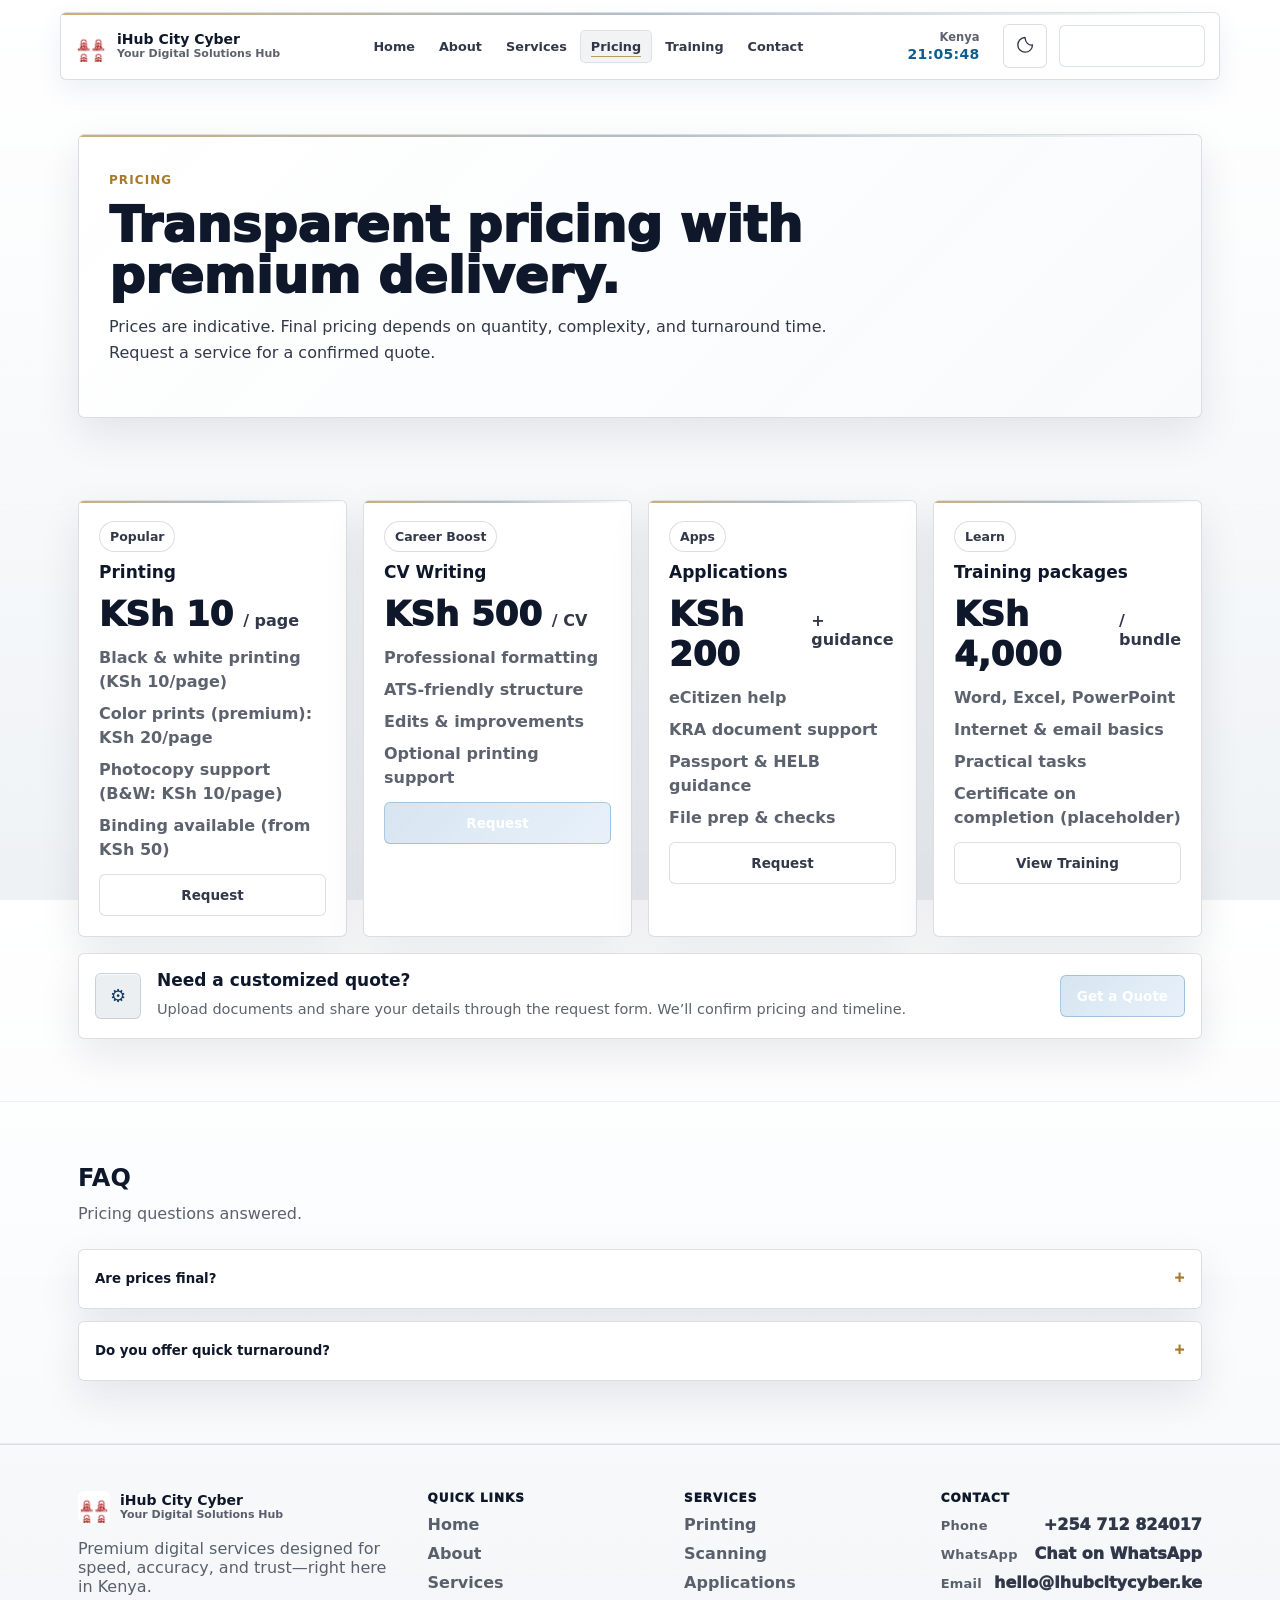
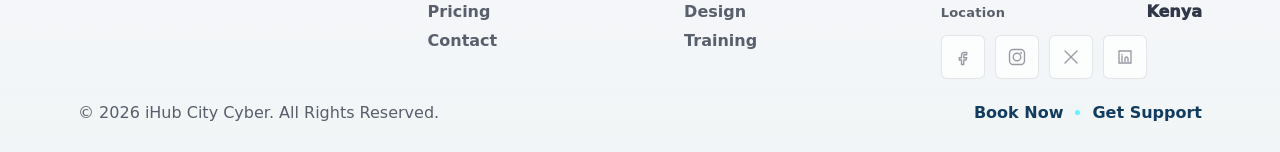
<file: pricing.html>
<!doctype html>
<html lang="en" data-theme="light">
  <head>
    <meta charset="utf-8" />
    <meta name="viewport" content="width=device-width, initial-scale=1" />
    <meta name="description" content="Pricing — iHub City Cyber printing, CV writing, applications, and training packages." />
    <title>Pricing — iHub City Cyber</title>
    <link rel="icon" href="images/favicon.svg" />
    <link rel="stylesheet" href="css/style.css" />
  </head>
  <body>
    <div id="loadingOverlay" class="loading-overlay" aria-hidden="true">
      <div class="loader" role="status" aria-label="Loading"></div>
      <div class="loading-text">Loading pricing...</div>
    </div>

    <a id="backToTop" class="back-to-top" href="#top" aria-label="Back to top">
      <span class="back-to-top__icon" aria-hidden="true">↑</span>
    </a>

    <div class="page" id="top">
      <header class="site-header">
        <div class="container header-inner">
          <a class="brand" href="index.html" aria-label="iHub City Cyber home">
            <span class="brand__logo" aria-hidden="true"><img src="images/logo.jpg" alt="iHub City Cyber" width="28" height="28"></span>
            <span class="brand__text">
              <span class="brand__name">iHub City Cyber</span>
              <span class="brand__tag">Your Digital Solutions Hub</span>
            </span>
          </a>

          <nav class="nav" aria-label="Primary navigation">
            <button class="nav__toggle" id="navToggle" aria-label="Open menu" aria-expanded="false" type="button">
              <span aria-hidden="true"></span>
              <span class="sr-only">Menu</span>
            </button>

            <ul class="nav__list" id="navList">
              <li><a class="nav__link" href="index.html">Home</a></li>
              <li><a class="nav__link" href="about.html">About</a></li>
              <li><a class="nav__link" href="services.html">Services</a></li>
              <li><a class="nav__link active" href="pricing.html">Pricing</a></li>
              <li><a class="nav__link" href="training.html">Training</a></li>
              <li><a class="nav__link" href="contact.html">Contact</a></li>
            </ul>
          </nav>

          <div class="header-actions">
            <div class="clock" title="Kenya time">
              <span class="clock__label">Kenya</span>
              <span class="clock__time" id="kenyaClock">--:--:--</span>
            </div>

            <button id="themeToggle" class="icon-btn" type="button" aria-label="Toggle dark and light mode" title="Toggle theme">
              <span class="icon-btn__icon" aria-hidden="true">
                <svg viewBox="0 0 24 24" width="18" height="18" fill="none" xmlns="http://www.w3.org/2000/svg">
                  <path
                    d="M12 2a9.8 9.8 0 1 0 10 10c-5.2 1-9.6-3.4-10-10Z"
                    stroke="currentColor"
                    stroke-width="1.8"
                    stroke-linejoin="round"
                  />
                </svg>
              </span>
            </button>

            <a class="btn btn-primary btn-sm" href="request.html" aria-label="Book a service">
              Book a Service
            </a>
          </div>
        </div>
      </header>

      <main class="site-main">
        <section class="page-hero">
          <div class="container">
            <div class="page-hero__inner glass">
              <div class="page-hero__eyebrow">Pricing</div>
              <h1 class="page-hero__title">Transparent pricing with premium delivery.</h1>
              <p class="page-hero__sub muted">
                Prices are indicative. Final pricing depends on quantity, complexity, and turnaround time. Request a service for a confirmed quote.
              </p>
            </div>
          </div>
        </section>

        <section class="section">
          <div class="container">
            <div class="grid grid-4 pricing-grid">
              <article class="price-card glass card--hover">
                <div class="price-card__head">
                  <div class="price-card__badge">Popular</div>
                  <h3 class="h3">Printing</h3>
                </div>
                <div class="price-card__price">
                  <span class="price-card__amount">KSh 10</span>
                  <span class="price-card__unit">/ page</span>
                </div>
                <ul class="price-card__list">
                  <li>Black & white printing (KSh 10/page)</li>
                  <li>Color prints (premium): KSh 20/page</li>
                  <li>Photocopy support (B&W: KSh 10/page)</li>
                  <li>Binding available (from KSh 50)</li>
                </ul>
                <a class="btn btn-secondary btn-sm" href="request.html?service=printing_copying">Request</a>
              </article>

              <article class="price-card glass card--hover price-card--highlight">
                <div class="price-card__head">
                  <div class="price-card__badge price-card__badge--neon">Career Boost</div>
                  <h3 class="h3">CV Writing</h3>
                </div>
                <div class="price-card__price">
                  <span class="price-card__amount">KSh 500</span>
                  <span class="price-card__unit">/ CV</span>
                </div>
                <ul class="price-card__list">
                  <li>Professional formatting</li>
                  <li>ATS-friendly structure</li>
                  <li>Edits & improvements</li>
                  <li>Optional printing support</li>
                </ul>
                <a class="btn btn-gradient btn-sm" href="request.html?service=cv_writing">Request</a>
              </article>

              <article class="price-card glass card--hover">
                <div class="price-card__head">
                  <div class="price-card__badge">Apps</div>
                  <h3 class="h3">Applications</h3>
                </div>
                <div class="price-card__price">
                  <span class="price-card__amount">KSh 200</span>
                  <span class="price-card__unit">+ guidance</span>
                </div>
                <ul class="price-card__list">
                  <li>eCitizen help</li>
                  <li>KRA document support</li>
                  <li>Passport & HELB guidance</li>
                  <li>File prep & checks</li>
                </ul>
                <a class="btn btn-secondary btn-sm" href="request.html?service=ecitizen">Request</a>
              </article>

              <article class="price-card glass card--hover">
                <div class="price-card__head">
                  <div class="price-card__badge">Learn</div>
                  <h3 class="h3">Training packages</h3>
                </div>
                <div class="price-card__price">
                  <span class="price-card__amount">KSh 4,000</span>
                  <span class="price-card__unit">/ bundle</span>
                </div>
                <ul class="price-card__list">
                  <li>Word, Excel, PowerPoint</li>
                  <li>Internet & email basics</li>
                  <li>Practical tasks</li>
                  <li>Certificate on completion (placeholder)</li>
                </ul>
                <a class="btn btn-secondary btn-sm" href="training.html">View Training</a>
              </article>
            </div>

            <div class="glass callout callout--compact" style="margin-top: 16px">
              <div class="callout__icon" aria-hidden="true">⚙</div>
              <div class="callout__copy">
                <h3 class="h3">Need a customized quote?</h3>
                <p class="p muted">
                  Upload documents and share your details through the request form. We’ll confirm pricing and timeline.
                </p>
              </div>
              <a class="btn btn-gradient" href="request.html">Get a Quote</a>
            </div>
          </div>
        </section>

        <section class="section section--alt">
          <div class="container">
            <div class="section-head">
              <h2 class="h2">FAQ</h2>
              <p class="muted">Pricing questions answered.</p>
            </div>

            <div class="faq" id="faq">
              <div class="faq__item glass" data-faq>
                <button class="faq__q" type="button" aria-expanded="false">
                  Are prices final?
                  <span class="faq__chev" aria-hidden="true">+</span>
                </button>
                <div class="faq__a" aria-hidden="true">
                  <p class="p muted">No. Prices are indicative. Final quotes depend on document size, quantity, and required steps.</p>
                </div>
              </div>

              <div class="faq__item glass" data-faq>
                <button class="faq__q" type="button" aria-expanded="false">
                  Do you offer quick turnaround?
                  <span class="faq__chev" aria-hidden="true">+</span>
                </button>
                <div class="faq__a" aria-hidden="true">
                  <p class="p muted">
                    Yes for common services like printing and scanning. For applications, we’ll estimate after checking your documents.
                  </p>
                </div>
              </div>
            </div>
          </div>
        </section>
      </main>

      <footer class="site-footer">
        <div class="container footer-grid">
          <div class="footer-brand">
            <div class="brand brand--footer">
              <span class="brand__logo" aria-hidden="true"><img src="images/logo.jpg" alt="iHub City Cyber" width="28" height="28"></span>
              <div class="brand__text">
                <div class="brand__name">iHub City Cyber</div>
                <div class="brand__tag">Your Digital Solutions Hub</div>
              </div>
            </div>
            <p class="muted">Premium digital services designed for speed, accuracy, and trust—right here in Kenya.</p>
          </div>

          <div class="footer-col">
            <h3 class="footer-title">Quick links</h3>
            <ul class="footer-links">
              <li><a href="index.html">Home</a></li>
              <li><a href="about.html">About</a></li>
              <li><a href="services.html">Services</a></li>
              <li><a href="pricing.html">Pricing</a></li>
              <li><a href="contact.html">Contact</a></li>
            </ul>
          </div>

          <div class="footer-col">
            <h3 class="footer-title">Services</h3>
            <ul class="footer-links">
              <li><a href="services.html#printing">Printing</a></li>
              <li><a href="services.html#scanning">Scanning</a></li>
              <li><a href="services.html#applications">Applications</a></li>
              <li><a href="services.html#design">Design</a></li>
              <li><a href="training.html">Training</a></li>
            </ul>
          </div>

          <div class="footer-col">
            <h3 class="footer-title">Contact</h3>
            <div class="footer-contact">
              <div class="footer-item">
                <span class="footer-item__label">Phone</span>
                <a class="footer-item__value" href="tel:+254712824017">+254 712 824017</a>
              </div>
              <div class="footer-item">
                <span class="footer-item__label">WhatsApp</span>
                <a class="footer-item__value" href="https://wa.me/254712824017" target="_blank" rel="noopener noreferrer">Chat on WhatsApp</a>
              </div>
              <div class="footer-item">
                <span class="footer-item__label">Email</span>
                <a class="footer-item__value" href="mailto:hello@ihubcitycyber.ke">hello@ihubcitycyber.ke</a>
              </div>
              <div class="footer-item">
                <span class="footer-item__label">Location</span>
                <span class="footer-item__value">Kenya</span>
              </div>
            </div>

            <div class="social-row" aria-label="Social links">
              <a class="social" href="#" aria-label="Facebook">
                <svg viewBox="0 0 24 24" width="18" height="18" fill="none" xmlns="http://www.w3.org/2000/svg">
                  <path d="M14 9h3V6h-3c-2.2 0-4 1.8-4 4v3H7v3h3v6h3v-6h3l1-3h-4v-3c0-.6.4-1 1-1Z" stroke="currentColor" stroke-width="1.8" stroke-linejoin="round"/>
                </svg>
              </a>
              <a class="social" href="#" aria-label="Instagram">
                <svg viewBox="0 0 24 24" width="18" height="18" fill="none" xmlns="http://www.w3.org/2000/svg">
                  <path d="M7 2h10a5 5 0 0 1 5 5v10a5 5 0 0 1-5 5H7a5 5 0 0 1-5-5V7a5 5 0 0 1 5-5Z" stroke="currentColor" stroke-width="1.8"/>
                  <path d="M12 17a5 5 0 1 0 0-10 5 5 0 0 0 0 10Z" stroke="currentColor" stroke-width="1.8"/>
                  <path d="M17.5 6.5h.01" stroke="currentColor" stroke-width="2.6" stroke-linecap="round"/>
                </svg>
              </a>
              <a class="social" href="#" aria-label="Twitter / X">
                <svg viewBox="0 0 24 24" width="18" height="18" fill="none" xmlns="http://www.w3.org/2000/svg">
                  <path d="M4 4l16 16M20 4 4 20" stroke="currentColor" stroke-width="1.8" stroke-linecap="round"/>
                </svg>
              </a>
              <a class="social" href="#" aria-label="LinkedIn">
                <svg viewBox="0 0 24 24" width="18" height="18" fill="none" xmlns="http://www.w3.org/2000/svg">
                  <path d="M4 4h16v16H4V4Z" stroke="currentColor" stroke-width="1.8" />
                  <path d="M8 11v7M8 8.5v.5" stroke="currentColor" stroke-width="1.8" stroke-linecap="round" />
                  <path d="M12 18v-4c0-1.7 2-2 2-2s2 .3 2 2v4" stroke="currentColor" stroke-width="1.8" stroke-linecap="round" stroke-linejoin="round"/>
                </svg>
              </a>
            </div>
          </div>
        </div>

        <div class="footer-bottom">
          <div class="container footer-bottom__inner">
            <div class="muted">© 2026 iHub City Cyber. All Rights Reserved.</div>
            <div class="footer-bottom__right">
              <a class="link" href="request.html">Book Now</a>
              <span class="dot" aria-hidden="true"></span>
              <a class="link" href="contact.html">Get Support</a>
            </div>
          </div>
        </div>
      </footer>
    </div>

    <div id="toastHost" class="toast-host" aria-live="polite" aria-atomic="true"></div>
    <script src="js/script.js" defer></script>
  </body>
</html>
</file>
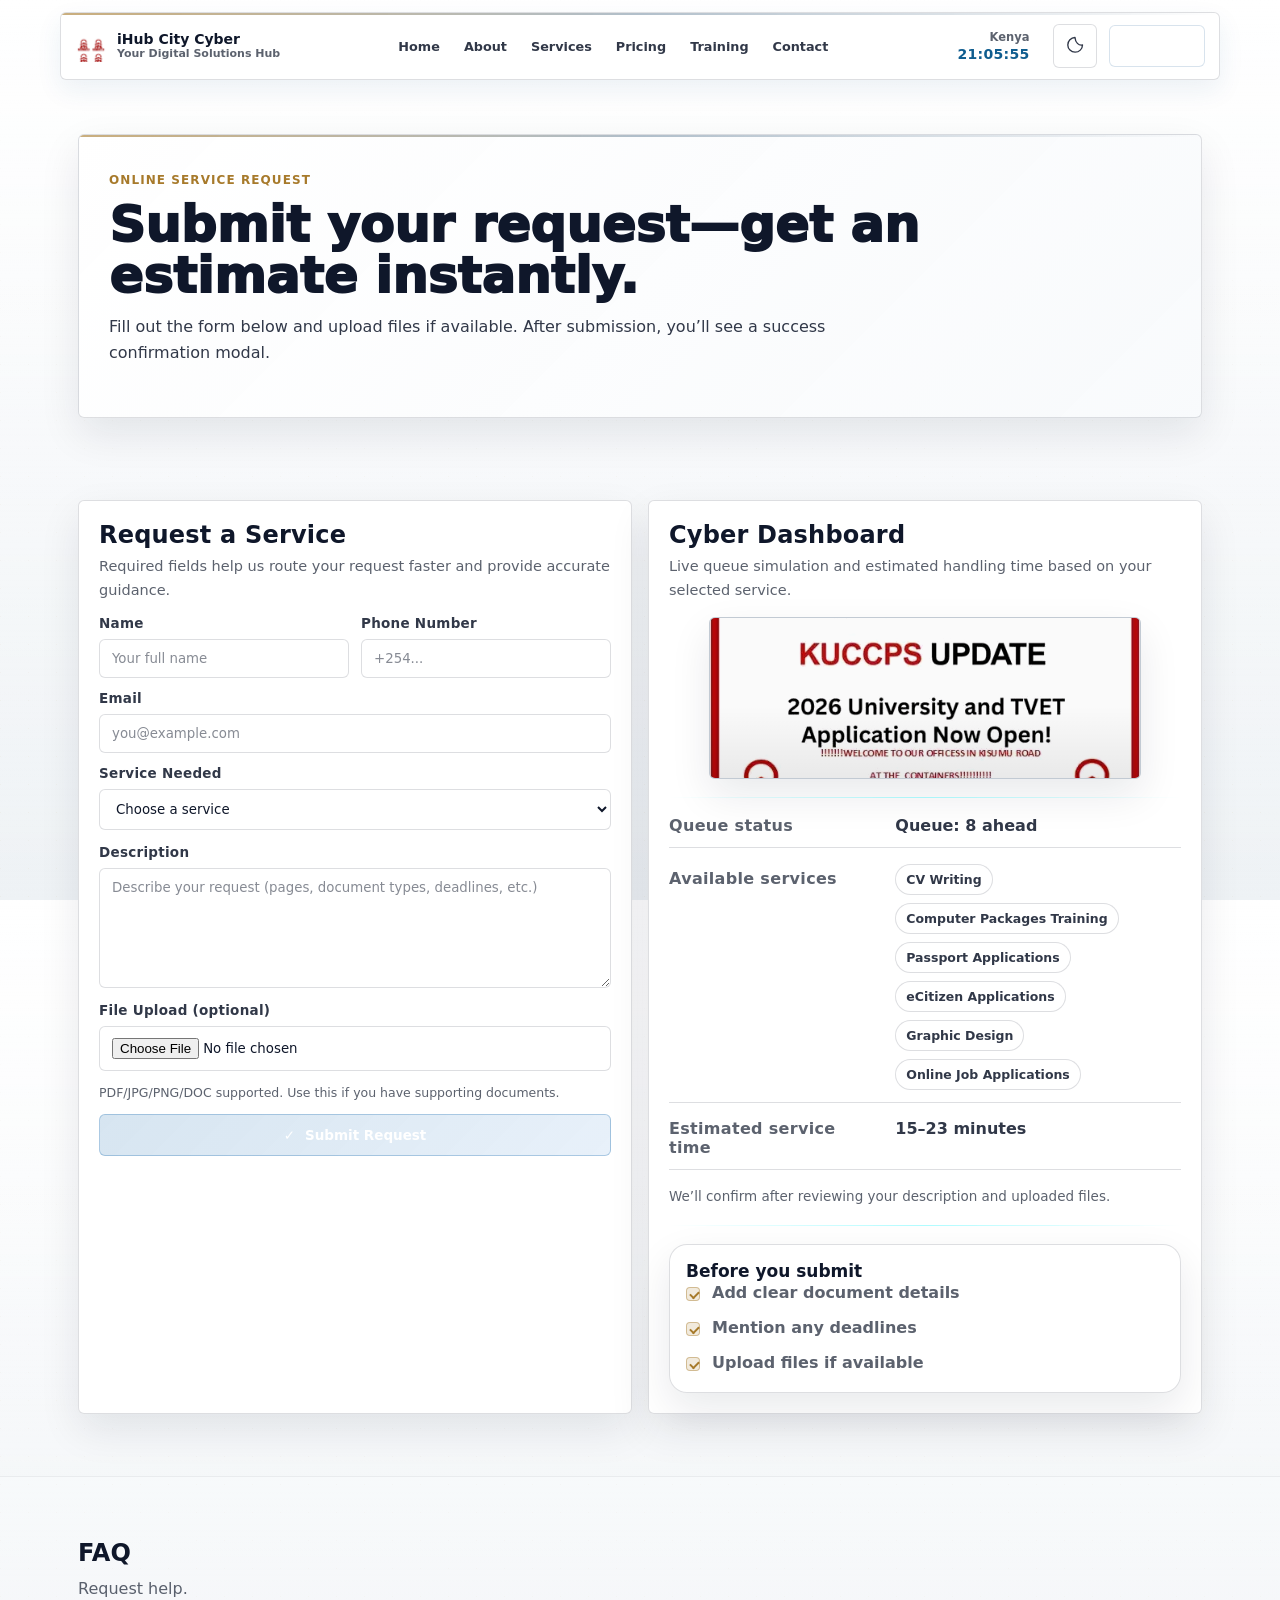
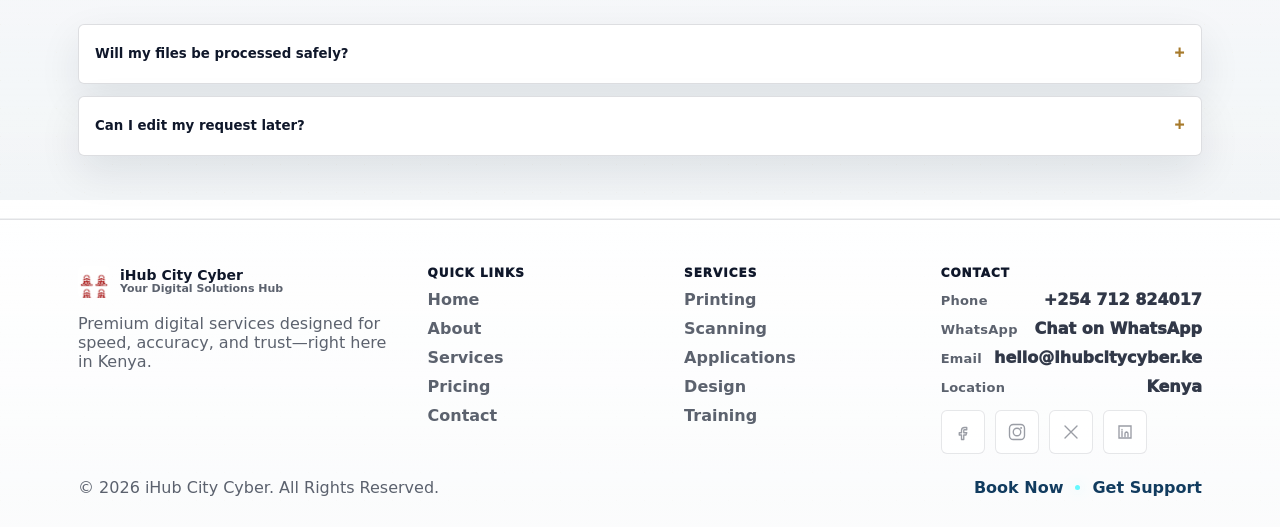
<file: request.html>
<!doctype html>
<html lang="en" data-theme="light">
  <head>
    <meta charset="utf-8" />
    <meta name="viewport" content="width=device-width, initial-scale=1" />
    <meta name="description" content="Online service request — iHub City Cyber. Book a service, upload files, and get professional support in Kenya." />
    <title>Request a Service — iHub City Cyber</title>
    <link rel="icon" href="images/favicon.svg" />
    <link rel="stylesheet" href="css/style.css" />
  </head>
  <body>
    <div id="loadingOverlay" class="loading-overlay" aria-hidden="true">
      <div class="loader" role="status" aria-label="Loading"></div>
      <div class="loading-text">Opening request console...</div>
    </div>

    <a id="backToTop" class="back-to-top" href="#top" aria-label="Back to top">
      <span class="back-to-top__icon" aria-hidden="true">↑</span>
    </a>

    <div class="page" id="top">
      <header class="site-header">
        <div class="container header-inner">
          <a class="brand" href="index.html" aria-label="iHub City Cyber home">
            <span class="brand__logo" aria-hidden="true"><img src="images/logo.jpg" alt="iHub City Cyber" width="28" height="28"></span>
            <span class="brand__text">
              <span class="brand__name">iHub City Cyber</span>
              <span class="brand__tag">Your Digital Solutions Hub</span>
            </span>
          </a>

          <nav class="nav" aria-label="Primary navigation">
            <button class="nav__toggle" id="navToggle" aria-label="Open menu" aria-expanded="false" type="button">
              <span aria-hidden="true"></span>
              <span class="sr-only">Menu</span>
            </button>

            <ul class="nav__list" id="navList">
              <li><a class="nav__link" href="index.html">Home</a></li>
              <li><a class="nav__link" href="about.html">About</a></li>
              <li><a class="nav__link" href="services.html">Services</a></li>
              <li><a class="nav__link" href="pricing.html">Pricing</a></li>
              <li><a class="nav__link" href="training.html">Training</a></li>
              <li><a class="nav__link" href="contact.html">Contact</a></li>
            </ul>
          </nav>

          <div class="header-actions">
            <div class="clock" title="Kenya time">
              <span class="clock__label">Kenya</span>
              <span class="clock__time" id="kenyaClock">--:--:--</span>
            </div>

            <button id="themeToggle" class="icon-btn" type="button" aria-label="Toggle dark and light mode" title="Toggle theme">
              <span class="icon-btn__icon" aria-hidden="true">
                <svg viewBox="0 0 24 24" width="18" height="18" fill="none" xmlns="http://www.w3.org/2000/svg">
                  <path
                    d="M12 2a9.8 9.8 0 1 0 10 10c-5.2 1-9.6-3.4-10-10Z"
                    stroke="currentColor"
                    stroke-width="1.8"
                    stroke-linejoin="round"
                  />
                </svg>
              </span>
            </button>

            <a class="btn btn-primary btn-sm" href="request.html" aria-label="Request a service">
              Request
            </a>
          </div>
        </div>
      </header>

      <main class="site-main">
        <section class="page-hero">
          <div class="container">
            <div class="page-hero__inner glass">
              <div class="page-hero__eyebrow">Online Service Request</div>
              <h1 class="page-hero__title">Submit your request—get an estimate instantly.</h1>
              <p class="page-hero__sub muted">
                Fill out the form below and upload files if available. After submission, you’ll see a success confirmation modal.
              </p>
            </div>
          </div>
        </section>

        <section class="section">
          <div class="container">
            <div class="grid grid-2">
              <div class="glass">
                <h2 class="h2">Request a Service</h2>
                <p class="p muted" style="margin-top: 6px">
                  Required fields help us route your request faster and provide accurate guidance.
                </p>

                <div id="moduleHint" class="hint glass" style="display: none; margin-top: 12px"></div>

                <form id="requestForm" class="form" autocomplete="on">
                  <div class="form-grid">
                    <label class="field">
                      <span class="field__label">Name</span>
                      <input class="field__input" name="name" type="text" placeholder="Your full name" required />
                    </label>
                    <label class="field">
                      <span class="field__label">Phone Number</span>
                      <input class="field__input" name="phone" type="tel" placeholder="+254..." required />
                    </label>
                    <label class="field field--full">
                      <span class="field__label">Email</span>
                      <input class="field__input" name="email" type="email" placeholder="you@example.com" required />
                    </label>

                    <label class="field field--full">
                      <span class="field__label">Service Needed</span>
                      <select class="field__input" name="serviceNeeded" id="serviceNeeded" required>
                        <option value="" selected disabled>Choose a service</option>
                        <option value="printing_copying">Printing &amp; Photocopying</option>
                        <option value="scanning">Scanning</option>
                        <option value="kra_services">KRA Services</option>
                        <option value="ecitizen">eCitizen Applications</option>
                        <option value="hebl">HELB Applications</option>
                        <option value="passport">Passport Applications</option>
                        <option value="cv_writing">CV Writing</option>
                        <option value="binding_laminating">Binding &amp; Laminating</option>
                        <option value="online_jobs">Online Job Applications</option>
                        <option value="ntsa">NTSA Services</option>
                        <option value="sha">SHA Registration</option>
                        <option value="graphic_design">Graphic Design</option>
                        <option value="website_dev">Website Development</option>
                        <option value="computer_training">Computer Packages Training</option>
                        <option value="passport_photos">Passport Photo Services</option>
                        <option value="email_compose">Email Compose (Gmail with Image)</option>
                      </select>
                    </label>
                  </div>

                  <label class="field">
                    <span class="field__label">Description</span>
                    <textarea class="field__input field__textarea" name="description" rows="6" id="requestDescription" placeholder="Describe your request (pages, document types, deadlines, etc.)" required></textarea>
                  </label>

                  <label class="field">
                    <span class="field__label">File Upload (optional)</span>
                    <input class="field__input" type="file" name="fileUpload" id="fileUpload" />
                    <span class="field__hint muted">PDF/JPG/PNG/DOC supported. Use this if you have supporting documents.</span>
                  </label>

                  <button class="btn btn-gradient" type="submit">
                    <span class="btn__icon" aria-hidden="true">✓</span>
                    Submit Request
                  </button>
                </form>
              </div>

              <aside class="glass">
                <h2 class="h2">Cyber Dashboard</h2>
                <p class="p muted" style="margin-top: 6px">
                  Live queue simulation and estimated handling time based on your selected service.
                </p>

                <figure class="media-frame request-media" aria-hidden="true" style="margin-top: 14px">
                  <img
                    src="images/kuccps application.jpg"
                    alt="Example KUCCPS application request image"
                    loading="lazy"
                    decoding="async"
                  />
                </figure>

                <div class="divider" aria-hidden="true"></div>

                <div class="dashboard" id="requestDashboard" aria-live="polite">
                  <div class="dashboard-row">
                    <div class="dashboard-row__label">Queue status</div>
                    <div class="dashboard-row__value neon-text" id="queueStatus">Ready for review</div>
                  </div>
                  <div class="dashboard-row">
                    <div class="dashboard-row__label">Available services</div>
                    <div class="dashboard-row__value">
                      <div class="chips" id="availableServices"></div>
                    </div>
                  </div>
                  <div class="dashboard-row">
                    <div class="dashboard-row__label">Estimated service time</div>
                    <div class="dashboard-row__value" id="estimatedTime">--</div>
                  </div>

                  <div class="dashboard-hint muted">
                    We’ll confirm after reviewing your description and uploaded files.
                  </div>
                </div>

                <div class="divider" aria-hidden="true"></div>

                <div class="glass checklist-block">
                  <h3 class="h3">Before you submit</h3>
                  <ul class="checklist">
                    <li><span class="check" aria-hidden="true"></span> Add clear document details</li>
                    <li><span class="check" aria-hidden="true"></span> Mention any deadlines</li>
                    <li><span class="check" aria-hidden="true"></span> Upload files if available</li>
                  </ul>
                </div>
              </aside>
            </div>
          </div>
        </section>

        <section class="section section--alt">
          <div class="container">
            <div class="section-head">
              <h2 class="h2">FAQ</h2>
              <p class="muted">Request help.</p>
            </div>

            <div class="faq" id="faq">
              <div class="faq__item glass" data-faq>
                <button class="faq__q" type="button" aria-expanded="false">
                  Will my files be processed safely?
                  <span class="faq__chev" aria-hidden="true">+</span>
                </button>
                <div class="faq__a" aria-hidden="true">
                  <p class="p muted">
                    We treat your documents with care. This demo site does not upload files anywhere, but in production you can connect your backend storage securely.
                  </p>
                </div>
              </div>

              <div class="faq__item glass" data-faq>
                <button class="faq__q" type="button" aria-expanded="false">
                  Can I edit my request later?
                  <span class="faq__chev" aria-hidden="true">+</span>
                </button>
                <div class="faq__a" aria-hidden="true">
                  <p class="p muted">
                    If you need changes, submit a new request and mention that you’re updating the previous one.
                  </p>
                </div>
              </div>
            </div>
          </div>
        </section>
      </main>

      <footer class="site-footer">
        <div class="container footer-grid">
          <div class="footer-brand">
            <div class="brand brand--footer">
              <span class="brand__logo" aria-hidden="true"><img src="images/logo.jpg" alt="iHub City Cyber" width="28" height="28"></span>
              <div class="brand__text">
                <div class="brand__name">iHub City Cyber</div>
                <div class="brand__tag">Your Digital Solutions Hub</div>
              </div>
            </div>
            <p class="muted">Premium digital services designed for speed, accuracy, and trust—right here in Kenya.</p>
          </div>

          <div class="footer-col">
            <h3 class="footer-title">Quick links</h3>
            <ul class="footer-links">
              <li><a href="index.html">Home</a></li>
              <li><a href="about.html">About</a></li>
              <li><a href="services.html">Services</a></li>
              <li><a href="pricing.html">Pricing</a></li>
              <li><a href="contact.html">Contact</a></li>
            </ul>
          </div>

          <div class="footer-col">
            <h3 class="footer-title">Services</h3>
            <ul class="footer-links">
              <li><a href="services.html#printing">Printing</a></li>
              <li><a href="services.html#scanning">Scanning</a></li>
              <li><a href="services.html#applications">Applications</a></li>
              <li><a href="services.html#design">Design</a></li>
              <li><a href="training.html">Training</a></li>
            </ul>
          </div>

          <div class="footer-col">
            <h3 class="footer-title">Contact</h3>
            <div class="footer-contact">
              <div class="footer-item">
                <span class="footer-item__label">Phone</span>
                <a class="footer-item__value" href="tel:+254712824017">+254 712 824017</a>
              </div>
              <div class="footer-item">
                <span class="footer-item__label">WhatsApp</span>
                <a class="footer-item__value" href="https://wa.me/254712824017" target="_blank" rel="noopener noreferrer">Chat on WhatsApp</a>
              </div>
              <div class="footer-item">
                <span class="footer-item__label">Email</span>
                <a class="footer-item__value" href="mailto:hello@ihubcitycyber.ke">hello@ihubcitycyber.ke</a>
              </div>
              <div class="footer-item">
                <span class="footer-item__label">Location</span>
                <span class="footer-item__value">Kenya</span>
              </div>
            </div>

            <div class="social-row" aria-label="Social links">
              <a class="social" href="#" aria-label="Facebook">
                <svg viewBox="0 0 24 24" width="18" height="18" fill="none" xmlns="http://www.w3.org/2000/svg">
                  <path d="M14 9h3V6h-3c-2.2 0-4 1.8-4 4v3H7v3h3v6h3v-6h3l1-3h-4v-3c0-.6.4-1 1-1Z" stroke="currentColor" stroke-width="1.8" stroke-linejoin="round"/>
                </svg>
              </a>
              <a class="social" href="#" aria-label="Instagram">
                <svg viewBox="0 0 24 24" width="18" height="18" fill="none" xmlns="http://www.w3.org/2000/svg">
                  <path d="M7 2h10a5 5 0 0 1 5 5v10a5 5 0 0 1-5 5H7a5 5 0 0 1-5-5V7a5 5 0 0 1 5-5Z" stroke="currentColor" stroke-width="1.8"/>
                  <path d="M12 17a5 5 0 1 0 0-10 5 5 0 0 0 0 10Z" stroke="currentColor" stroke-width="1.8"/>
                  <path d="M17.5 6.5h.01" stroke="currentColor" stroke-width="2.6" stroke-linecap="round"/>
                </svg>
              </a>
              <a class="social" href="#" aria-label="Twitter / X">
                <svg viewBox="0 0 24 24" width="18" height="18" fill="none" xmlns="http://www.w3.org/2000/svg">
                  <path d="M4 4l16 16M20 4 4 20" stroke="currentColor" stroke-width="1.8" stroke-linecap="round"/>
                </svg>
              </a>
              <a class="social" href="#" aria-label="LinkedIn">
                <svg viewBox="0 0 24 24" width="18" height="18" fill="none" xmlns="http://www.w3.org/2000/svg">
                  <path d="M4 4h16v16H4V4Z" stroke="currentColor" stroke-width="1.8" />
                  <path d="M8 11v7M8 8.5v.5" stroke="currentColor" stroke-width="1.8" stroke-linecap="round" />
                  <path d="M12 18v-4c0-1.7 2-2 2-2s2 .3 2 2v4" stroke="currentColor" stroke-width="1.8" stroke-linecap="round" stroke-linejoin="round"/>
                </svg>
              </a>
            </div>
          </div>
        </div>

        <div class="footer-bottom">
          <div class="container footer-bottom__inner">
            <div class="muted">© 2026 iHub City Cyber. All Rights Reserved.</div>
            <div class="footer-bottom__right">
              <a class="link" href="request.html">Book Now</a>
              <span class="dot" aria-hidden="true"></span>
              <a class="link" href="contact.html">Get Support</a>
            </div>
          </div>
        </div>
      </footer>
    </div>

    <div id="toastHost" class="toast-host" aria-live="polite" aria-atomic="true"></div>

    <div id="successModal" class="modal" role="dialog" aria-modal="true" aria-labelledby="successModalTitle" aria-hidden="true">
      <div class="modal__dialog">
        <div class="modal__head">
          <h2 class="modal__title" id="successModalTitle">Request Submitted</h2>
          <button class="icon-btn icon-btn--ghost" type="button" id="modalClose" aria-label="Close modal">
            <svg viewBox="0 0 24 24" width="18" height="18" fill="none" xmlns="http://www.w3.org/2000/svg">
              <path d="M6 6l12 12M18 6 6 18" stroke="currentColor" stroke-width="2" stroke-linecap="round" />
            </svg>
          </button>
        </div>
        <div class="modal__body">
          <p class="p muted" id="successModalText">
            Thank you! We’ve received your request. Our team will review your details and contact you shortly.
          </p>
          <div class="modal__summary glass" id="successSummary"></div>
        </div>
        <div class="modal__actions">
          <a class="btn btn-secondary" href="services.html">Browse Services</a>
          <a class="btn btn-gradient" href="contact.html">Contact Us</a>
        </div>
      </div>
    </div>

    <script src="js/script.js" defer></script>
  </body>
</html>
</file>
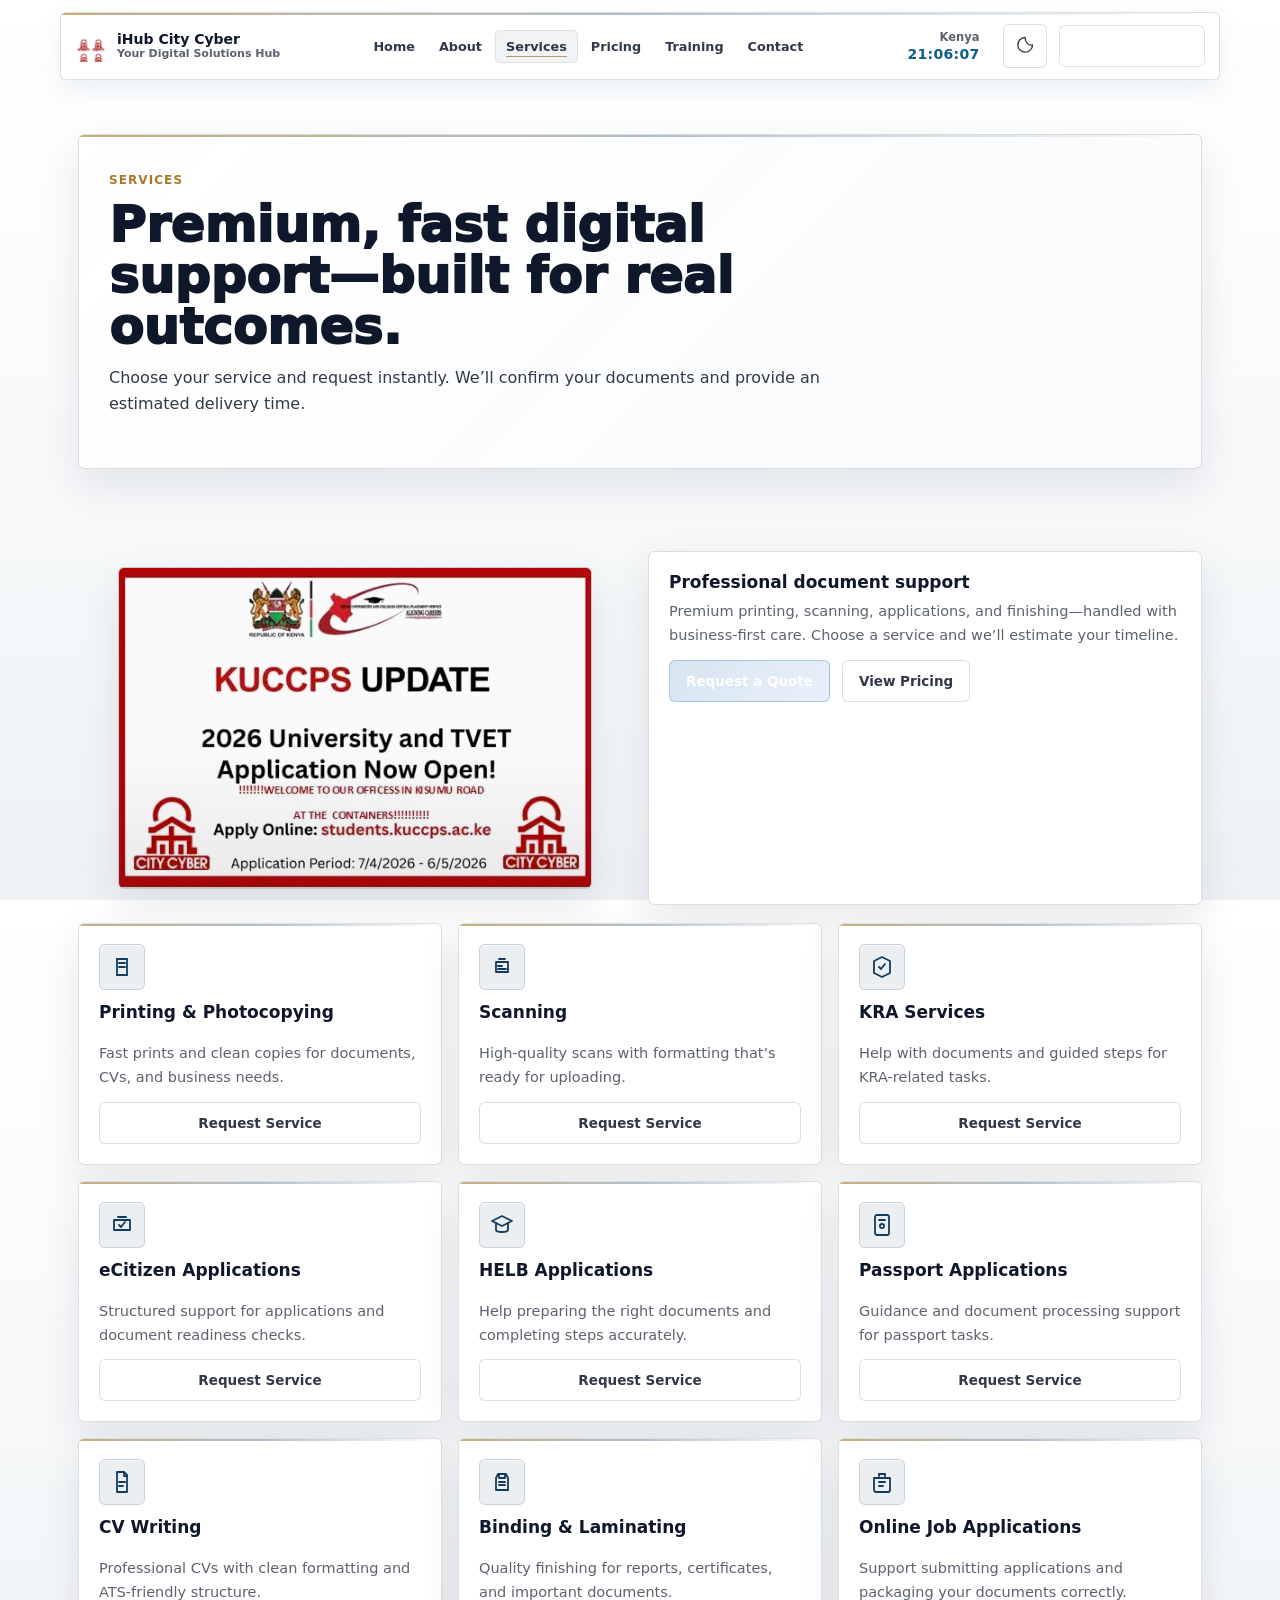
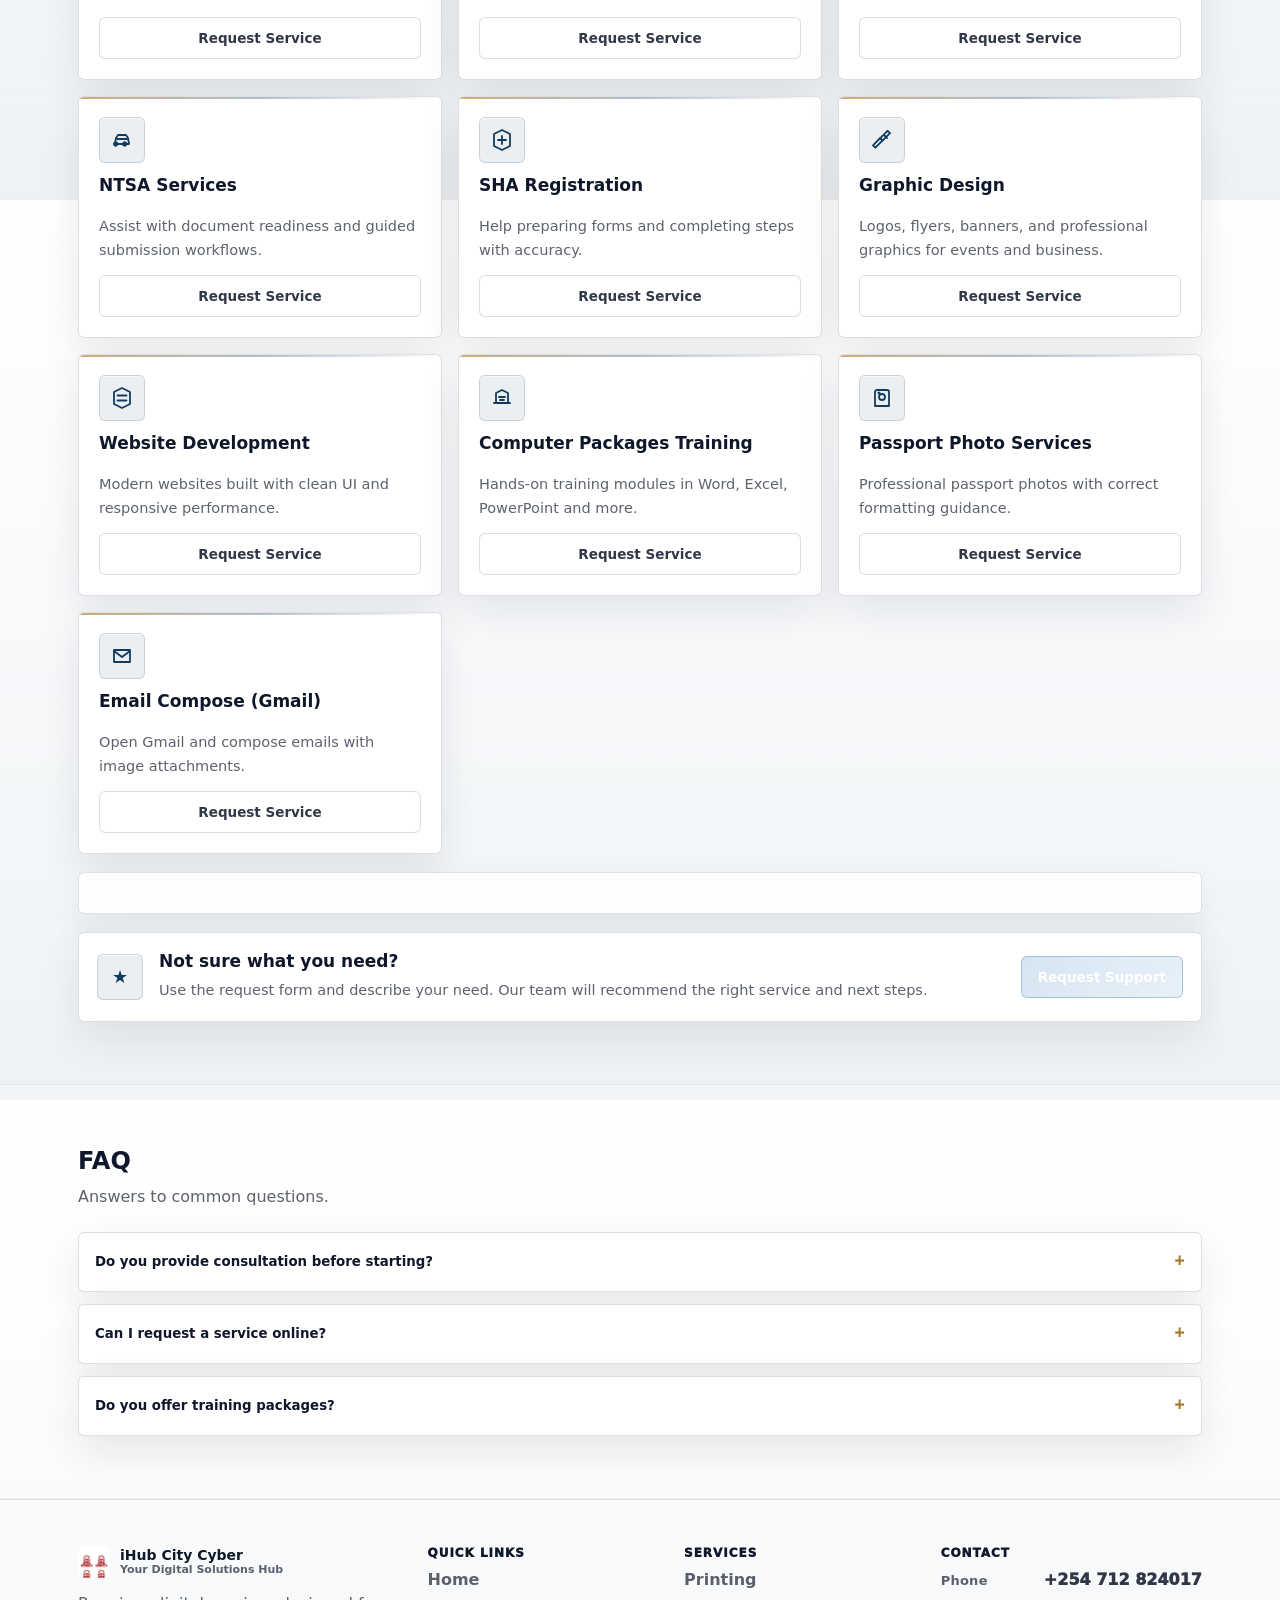
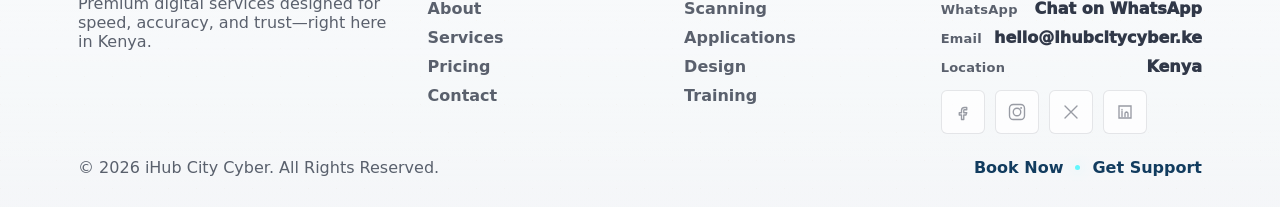
<file: services.html>
<!doctype html>
<html lang="en" data-theme="light">
  <head>
    <meta charset="utf-8" />
    <meta name="viewport" content="width=device-width, initial-scale=1" />
    <meta name="description" content="iHub City Cyber services — printing, scanning, KRA/eCitizen support, applications, design, development, and training in Kenya." />
    <title>Services — iHub City Cyber</title>
    <link rel="icon" href="images/favicon.svg" />
    <link rel="stylesheet" href="css/style.css" />
  </head>
  <body>
    <div id="loadingOverlay" class="loading-overlay" aria-hidden="true">
      <div class="loader" role="status" aria-label="Loading"></div>
      <div class="loading-text">Loading services...</div>
    </div>

    <a id="backToTop" class="back-to-top" href="#top" aria-label="Back to top">
      <span class="back-to-top__icon" aria-hidden="true">↑</span>
    </a>

    <div class="page" id="top">
      <header class="site-header">
        <div class="container header-inner">
          <a class="brand" href="index.html" aria-label="iHub City Cyber home">
            <span class="brand__logo" aria-hidden="true"><img src="images/logo.jpg" alt="iHub City Cyber" width="28" height="28"></span>
            <span class="brand__text">
              <span class="brand__name">iHub City Cyber</span>
              <span class="brand__tag">Your Digital Solutions Hub</span>
            </span>
          </a>

          <nav class="nav" aria-label="Primary navigation">
            <button class="nav__toggle" id="navToggle" aria-label="Open menu" aria-expanded="false" type="button">
              <span aria-hidden="true"></span>
              <span class="sr-only">Menu</span>
            </button>

            <ul class="nav__list" id="navList">
              <li><a class="nav__link" href="index.html">Home</a></li>
              <li><a class="nav__link" href="about.html">About</a></li>
              <li><a class="nav__link active" href="services.html">Services</a></li>
              <li><a class="nav__link" href="pricing.html">Pricing</a></li>
              <li><a class="nav__link" href="training.html">Training</a></li>
              <li><a class="nav__link" href="contact.html">Contact</a></li>
            </ul>
          </nav>

          <div class="header-actions">
            <div class="clock" title="Kenya time">
              <span class="clock__label">Kenya</span>
              <span class="clock__time" id="kenyaClock">--:--:--</span>
            </div>

            <button id="themeToggle" class="icon-btn" type="button" aria-label="Toggle dark and light mode" title="Toggle theme">
              <span class="icon-btn__icon" aria-hidden="true">
                <svg viewBox="0 0 24 24" width="18" height="18" fill="none" xmlns="http://www.w3.org/2000/svg">
                  <path
                    d="M12 2a9.8 9.8 0 1 0 10 10c-5.2 1-9.6-3.4-10-10Z"
                    stroke="currentColor"
                    stroke-width="1.8"
                    stroke-linejoin="round"
                  />
                </svg>
              </span>
            </button>

            <a class="btn btn-primary btn-sm" href="request.html" aria-label="Book a service">
              Book a Service
            </a>
          </div>
        </div>
      </header>

      <main class="site-main">
        <section class="page-hero">
          <div class="container">
            <div class="page-hero__inner glass">
              <div class="page-hero__eyebrow">Services</div>
              <h1 class="page-hero__title">Premium, fast digital support—built for real outcomes.</h1>
              <p class="page-hero__sub muted">
                Choose your service and request instantly. We’ll confirm your documents and provide an estimated delivery time.
              </p>
            </div>
          </div>
        </section>

        <section class="section">
          <div class="container">
            <div class="service-top grid grid-2">
              <figure class="media-frame service-top__media" aria-hidden="true">
                <img
                  src="images/kuccps application.jpg"
                  alt="Customer working on a KUCCPS application"
                  loading="lazy"
                  decoding="async"
                />
              </figure>
              <div class="glass service-top__copy">
                <h2 class="h3">Professional document support</h2>
                <p class="p muted">
                  Premium printing, scanning, applications, and finishing—handled with business-first care.
                  Choose a service and we’ll estimate your timeline.
                </p>
                <div style="margin-top: 12px; display: flex; gap: 12px; flex-wrap: wrap">
                  <a class="btn btn-gradient btn-sm" href="request.html?service=printing_copying">Request a Quote</a>
                  <a class="btn btn-secondary btn-sm" href="pricing.html">View Pricing</a>
                </div>
              </div>
            </div>

            <div class="grid grid-3 service-grid">
              <article class="service-card card card--hover glass" id="printing" data-svc-card data-svc="printing_copying">
                <div class="service-card__icon icon-slot" data-icon="print"></div>
                <h3 class="h3">Printing &amp; Photocopying</h3>
                <p class="p muted">Fast prints and clean copies for documents, CVs, and business needs.</p>
                <a class="btn btn-secondary btn-sm" href="request.html?service=printing_copying">Request Service</a>
              </article>

              <article class="service-card card card--hover glass" id="scanning" data-svc-card data-svc="scanning">
                <div class="service-card__icon icon-slot" data-icon="scan"></div>
                <h3 class="h3">Scanning</h3>
                <p class="p muted">High-quality scans with formatting that’s ready for uploading.</p>
                <a class="btn btn-secondary btn-sm" href="request.html?service=scanning">Request Service</a>
              </article>

              <article class="service-card card card--hover glass" data-svc-card data-svc="kra_services">
                <div class="service-card__icon icon-slot" data-icon="shield"></div>
                <h3 class="h3">KRA Services</h3>
                <p class="p muted">Help with documents and guided steps for KRA-related tasks.</p>
                <a class="btn btn-secondary btn-sm" href="request.html?service=kra_services">Request Service</a>
              </article>

              <article class="service-card card card--hover glass" id="applications" data-svc-card data-svc="ecitizen">
                <div class="service-card__icon icon-slot" data-icon="portal"></div>
                <h3 class="h3">eCitizen Applications</h3>
                <p class="p muted">Structured support for applications and document readiness checks.</p>
                <a class="btn btn-secondary btn-sm" href="request.html?service=ecitizen">Request Service</a>
              </article>

              <article class="service-card card card--hover glass" data-svc-card data-svc="hebl">
                <div class="service-card__icon icon-slot" data-icon="edu"></div>
                <h3 class="h3">HELB Applications</h3>
                <p class="p muted">Help preparing the right documents and completing steps accurately.</p>
                <a class="btn btn-secondary btn-sm" href="request.html?service=hebl">Request Service</a>
              </article>

              <article class="service-card card card--hover glass" data-svc-card data-svc="passport">
                <div class="service-card__icon icon-slot" data-icon="passport"></div>
                <h3 class="h3">Passport Applications</h3>
                <p class="p muted">Guidance and document processing support for passport tasks.</p>
                <a class="btn btn-secondary btn-sm" href="request.html?service=passport">Request Service</a>
              </article>

              <article class="service-card card card--hover glass" data-svc-card data-svc="cv_writing">
                <div class="service-card__icon icon-slot" data-icon="cv"></div>
                <h3 class="h3">CV Writing</h3>
                <p class="p muted">Professional CVs with clean formatting and ATS-friendly structure.</p>
                <a class="btn btn-secondary btn-sm" href="request.html?service=cv_writing">Request Service</a>
              </article>

              <article class="service-card card card--hover glass" data-svc-card data-svc="binding_laminating">
                <div class="service-card__icon icon-slot" data-icon="bind"></div>
                <h3 class="h3">Binding &amp; Laminating</h3>
                <p class="p muted">Quality finishing for reports, certificates, and important documents.</p>
                <a class="btn btn-secondary btn-sm" href="request.html?service=binding_laminating">Request Service</a>
              </article>

              <article class="service-card card card--hover glass" data-svc-card data-svc="online_jobs">
                <div class="service-card__icon icon-slot" data-icon="jobs"></div>
                <h3 class="h3">Online Job Applications</h3>
                <p class="p muted">Support submitting applications and packaging your documents correctly.</p>
                <a class="btn btn-secondary btn-sm" href="request.html?service=online_jobs">Request Service</a>
              </article>

              <article class="service-card card card--hover glass" data-svc-card data-svc="ntsa">
                <div class="service-card__icon icon-slot" data-icon="car"></div>
                <h3 class="h3">NTSA Services</h3>
                <p class="p muted">Assist with document readiness and guided submission workflows.</p>
                <a class="btn btn-secondary btn-sm" href="request.html?service=ntsa">Request Service</a>
              </article>

              <article class="service-card card card--hover glass" data-svc-card data-svc="sha">
                <div class="service-card__icon icon-slot" data-icon="reg"></div>
                <h3 class="h3">SHA Registration</h3>
                <p class="p muted">Help preparing forms and completing steps with accuracy.</p>
                <a class="btn btn-secondary btn-sm" href="request.html?service=sha">Request Service</a>
              </article>

              <article class="service-card card card--hover glass" id="design" data-svc-card data-svc="graphic_design">
                <div class="service-card__icon icon-slot" data-icon="design"></div>
                <h3 class="h3">Graphic Design</h3>
                <p class="p muted">Logos, flyers, banners, and professional graphics for events and business.</p>
                <a class="btn btn-secondary btn-sm" href="request.html?service=graphic_design">Request Service</a>
              </article>

              <article class="service-card card card--hover glass" data-svc-card data-svc="website_dev">
                <div class="service-card__icon icon-slot" data-icon="web"></div>
                <h3 class="h3">Website Development</h3>
                <p class="p muted">Modern websites built with clean UI and responsive performance.</p>
                <a class="btn btn-secondary btn-sm" href="request.html?service=website_dev">Request Service</a>
              </article>

              <article class="service-card card card--hover glass" data-svc-card data-svc="computer_training">
                <div class="service-card__icon icon-slot" data-icon="train"></div>
                <h3 class="h3">Computer Packages Training</h3>
                <p class="p muted">Hands-on training modules in Word, Excel, PowerPoint and more.</p>
                <a class="btn btn-secondary btn-sm" href="request.html?service=computer_training">Request Service</a>
              </article>

              <article class="service-card card card--hover glass" data-svc-card data-svc="passport_photos">
                <div class="service-card__icon icon-slot" data-icon="photo"></div>
                <h3 class="h3">Passport Photo Services</h3>
                <p class="p muted">Professional passport photos with correct formatting guidance.</p>
                <a class="btn btn-secondary btn-sm" href="request.html?service=passport_photos">Request Service</a>
              </article>

              <article class="service-card card card--hover glass" data-svc-card data-svc="email_compose">
                <div class="service-card__icon icon-slot" data-icon="email"></div>
                <h3 class="h3">Email Compose (Gmail)</h3>
                <p class="p muted">Open Gmail and compose emails with image attachments.</p>
                <a class="btn btn-secondary btn-sm" href="request.html?service=email_compose">Request Service</a>
              </article>
            </div>

            <div class="divider glass" aria-hidden="true"></div>

            <div class="glass callout">
              <div class="callout__icon" aria-hidden="true">★</div>
              <div class="callout__copy">
                <h3 class="h3">Not sure what you need?</h3>
                <p class="p muted">
                  Use the request form and describe your need. Our team will recommend the right service and next steps.
                </p>
              </div>
              <a class="btn btn-gradient" href="request.html">Request Support</a>
            </div>
          </div>
        </section>

        <section class="section section--alt">
          <div class="container">
            <div class="section-head">
              <h2 class="h2">FAQ</h2>
              <p class="muted">Answers to common questions.</p>
            </div>

            <div class="faq" id="faq">
              <div class="faq__item glass" data-faq>
                <button class="faq__q" type="button" aria-expanded="false">
                  Do you provide consultation before starting?
                  <span class="faq__chev" aria-hidden="true">+</span>
                </button>
                <div class="faq__a" aria-hidden="true">
                  <p class="p muted">
                    Yes. We review your documents and explain the steps so you understand what’s included.
                  </p>
                </div>
              </div>

              <div class="faq__item glass" data-faq>
                <button class="faq__q" type="button" aria-expanded="false">
                  Can I request a service online?
                  <span class="faq__chev" aria-hidden="true">+</span>
                </button>
                <div class="faq__a" aria-hidden="true">
                  <p class="p muted">
                    Yes. Book through our request form. You can also upload supporting files for faster handling.
                  </p>
                </div>
              </div>

              <div class="faq__item glass" data-faq>
                <button class="faq__q" type="button" aria-expanded="false">
                  Do you offer training packages?
                  <span class="faq__chev" aria-hidden="true">+</span>
                </button>
                <div class="faq__a" aria-hidden="true">
                  <p class="p muted">
                    Definitely. Our computer packages training modules are designed for practical learning with business use cases.
                  </p>
                </div>
              </div>
            </div>
          </div>
        </section>
      </main>

      <footer class="site-footer">
        <div class="container footer-grid">
          <div class="footer-brand">
            <div class="brand brand--footer">
              <span class="brand__logo" aria-hidden="true"><img src="images/logo.jpg" alt="iHub City Cyber" width="28" height="28"></span>
              <div class="brand__text">
                <div class="brand__name">iHub City Cyber</div>
                <div class="brand__tag">Your Digital Solutions Hub</div>
              </div>
            </div>
            <p class="muted">
              Premium digital services designed for speed, accuracy, and trust—right here in Kenya.
            </p>
          </div>

          <div class="footer-col">
            <h3 class="footer-title">Quick links</h3>
            <ul class="footer-links">
              <li><a href="index.html">Home</a></li>
              <li><a href="about.html">About</a></li>
              <li><a href="services.html">Services</a></li>
              <li><a href="pricing.html">Pricing</a></li>
              <li><a href="contact.html">Contact</a></li>
            </ul>
          </div>

          <div class="footer-col">
            <h3 class="footer-title">Services</h3>
            <ul class="footer-links">
              <li><a href="services.html#printing">Printing</a></li>
              <li><a href="services.html#scanning">Scanning</a></li>
              <li><a href="services.html#applications">Applications</a></li>
              <li><a href="services.html#design">Design</a></li>
              <li><a href="training.html">Training</a></li>
            </ul>
          </div>

          <div class="footer-col">
            <h3 class="footer-title">Contact</h3>
            <div class="footer-contact">
              <div class="footer-item">
                <span class="footer-item__label">Phone</span>
                <a class="footer-item__value" href="tel:+254712824017">+254 712 824017</a>
              </div>
              <div class="footer-item">
                <span class="footer-item__label">WhatsApp</span>
                <a class="footer-item__value" href="https://wa.me/254712824017" target="_blank" rel="noopener noreferrer">Chat on WhatsApp</a>
              </div>
              <div class="footer-item">
                <span class="footer-item__label">Email</span>
                <a class="footer-item__value" href="mailto:hello@ihubcitycyber.ke">hello@ihubcitycyber.ke</a>
              </div>
              <div class="footer-item">
                <span class="footer-item__label">Location</span>
                <span class="footer-item__value">Kenya</span>
              </div>
            </div>

            <div class="social-row" aria-label="Social links">
              <a class="social" href="#" aria-label="Facebook">
                <svg viewBox="0 0 24 24" width="18" height="18" fill="none" xmlns="http://www.w3.org/2000/svg">
                  <path d="M14 9h3V6h-3c-2.2 0-4 1.8-4 4v3H7v3h3v6h3v-6h3l1-3h-4v-3c0-.6.4-1 1-1Z" stroke="currentColor" stroke-width="1.8" stroke-linejoin="round"/>
                </svg>
              </a>
              <a class="social" href="#" aria-label="Instagram">
                <svg viewBox="0 0 24 24" width="18" height="18" fill="none" xmlns="http://www.w3.org/2000/svg">
                  <path d="M7 2h10a5 5 0 0 1 5 5v10a5 5 0 0 1-5 5H7a5 5 0 0 1-5-5V7a5 5 0 0 1 5-5Z" stroke="currentColor" stroke-width="1.8"/>
                  <path d="M12 17a5 5 0 1 0 0-10 5 5 0 0 0 0 10Z" stroke="currentColor" stroke-width="1.8"/>
                  <path d="M17.5 6.5h.01" stroke="currentColor" stroke-width="2.6" stroke-linecap="round"/>
                </svg>
              </a>
              <a class="social" href="#" aria-label="Twitter / X">
                <svg viewBox="0 0 24 24" width="18" height="18" fill="none" xmlns="http://www.w3.org/2000/svg">
                  <path d="M4 4l16 16M20 4 4 20" stroke="currentColor" stroke-width="1.8" stroke-linecap="round"/>
                </svg>
              </a>
              <a class="social" href="#" aria-label="LinkedIn">
                <svg viewBox="0 0 24 24" width="18" height="18" fill="none" xmlns="http://www.w3.org/2000/svg">
                  <path d="M4 4h16v16H4V4Z" stroke="currentColor" stroke-width="1.8" />
                  <path d="M8 11v7M8 8.5v.5" stroke="currentColor" stroke-width="1.8" stroke-linecap="round" />
                  <path d="M12 18v-4c0-1.7 2-2 2-2s2 .3 2 2v4" stroke="currentColor" stroke-width="1.8" stroke-linecap="round" stroke-linejoin="round"/>
                </svg>
              </a>
            </div>
          </div>
        </div>

        <div class="footer-bottom">
          <div class="container footer-bottom__inner">
            <div class="muted">© 2026 iHub City Cyber. All Rights Reserved.</div>
            <div class="footer-bottom__right">
              <a class="link" href="request.html">Book Now</a>
              <span class="dot" aria-hidden="true"></span>
              <a class="link" href="contact.html">Get Support</a>
            </div>
          </div>
        </div>
      </footer>
    </div>

    <div id="toastHost" class="toast-host" aria-live="polite" aria-atomic="true"></div>

    <script src="js/script.js" defer></script>
  </body>
</html>
</file>
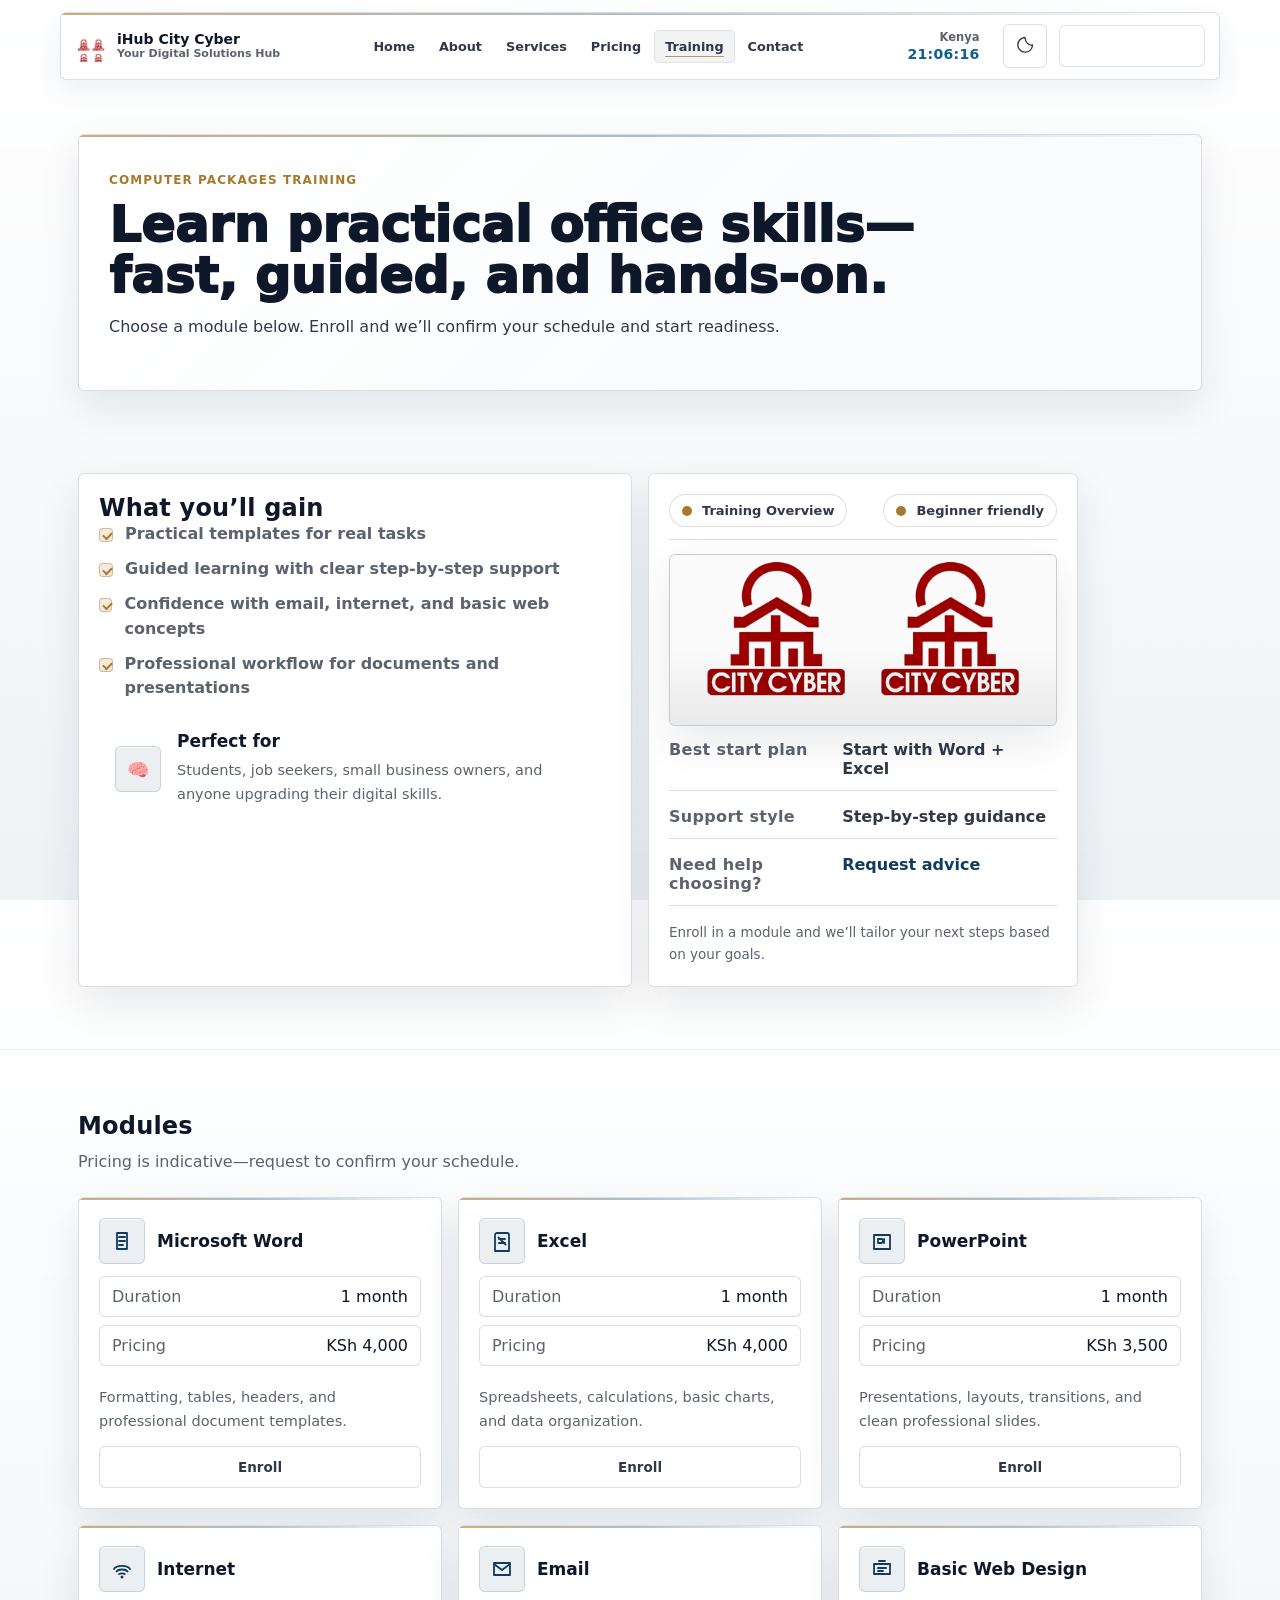
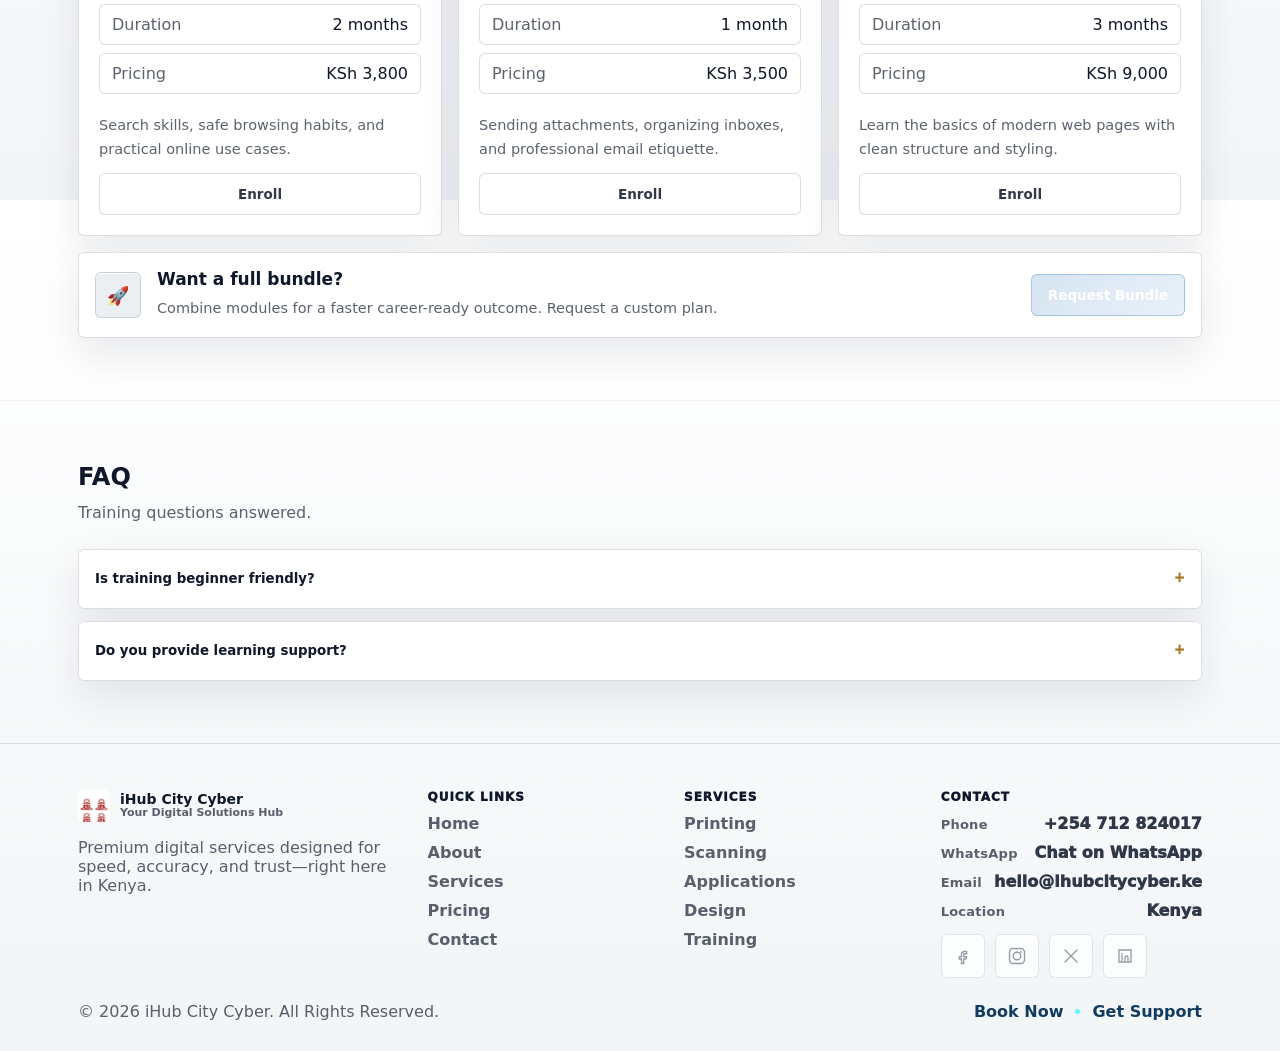
<file: training.html>
<!doctype html>
<html lang="en" data-theme="light">
  <head>
    <meta charset="utf-8" />
    <meta name="viewport" content="width=device-width, initial-scale=1" />
    <meta name="description" content="Computer Packages Training — modules in Microsoft Word, Excel, PowerPoint, Internet, Email, and Basic Web Design." />
    <title>Computer Packages Training — iHub City Cyber</title>
    <link rel="icon" href="images/favicon.svg" />
    <link rel="stylesheet" href="css/style.css" />
  </head>
  <body>
    <div id="loadingOverlay" class="loading-overlay" aria-hidden="true">
      <div class="loader" role="status" aria-label="Loading"></div>
      <div class="loading-text">Loading training modules...</div>
    </div>

    <a id="backToTop" class="back-to-top" href="#top" aria-label="Back to top">
      <span class="back-to-top__icon" aria-hidden="true">↑</span>
    </a>

    <div class="page" id="top">
      <header class="site-header">
        <div class="container header-inner">
          <a class="brand" href="index.html" aria-label="iHub City Cyber home">
            <span class="brand__logo" aria-hidden="true"><img src="images/logo.jpg" alt="iHub City Cyber" width="28" height="28"></span>
            <span class="brand__text">
              <span class="brand__name">iHub City Cyber</span>
              <span class="brand__tag">Your Digital Solutions Hub</span>
            </span>
          </a>

          <nav class="nav" aria-label="Primary navigation">
            <button class="nav__toggle" id="navToggle" aria-label="Open menu" aria-expanded="false" type="button">
              <span aria-hidden="true"></span>
              <span class="sr-only">Menu</span>
            </button>

            <ul class="nav__list" id="navList">
              <li><a class="nav__link" href="index.html">Home</a></li>
              <li><a class="nav__link" href="about.html">About</a></li>
              <li><a class="nav__link" href="services.html">Services</a></li>
              <li><a class="nav__link" href="pricing.html">Pricing</a></li>
              <li><a class="nav__link active" href="training.html">Training</a></li>
              <li><a class="nav__link" href="contact.html">Contact</a></li>
            </ul>
          </nav>

          <div class="header-actions">
            <div class="clock" title="Kenya time">
              <span class="clock__label">Kenya</span>
              <span class="clock__time" id="kenyaClock">--:--:--</span>
            </div>

            <button id="themeToggle" class="icon-btn" type="button" aria-label="Toggle dark and light mode" title="Toggle theme">
              <span class="icon-btn__icon" aria-hidden="true">
                <svg viewBox="0 0 24 24" width="18" height="18" fill="none" xmlns="http://www.w3.org/2000/svg">
                  <path
                    d="M12 2a9.8 9.8 0 1 0 10 10c-5.2 1-9.6-3.4-10-10Z"
                    stroke="currentColor"
                    stroke-width="1.8"
                    stroke-linejoin="round"
                  />
                </svg>
              </span>
            </button>

            <a class="btn btn-primary btn-sm" href="request.html" aria-label="Book a service">
              Book a Service
            </a>
          </div>
        </div>
      </header>

      <main class="site-main">
        <section class="page-hero">
          <div class="container">
            <div class="page-hero__inner glass">
              <div class="page-hero__eyebrow">Computer Packages Training</div>
              <h1 class="page-hero__title">Learn practical office skills—fast, guided, and hands-on.</h1>
              <p class="page-hero__sub muted">
                Choose a module below. Enroll and we’ll confirm your schedule and start readiness.
              </p>
            </div>
          </div>
        </section>

        <section class="section">
          <div class="container">
            <div class="grid grid-2">
              <div class="glass about-block">
                <h2 class="h2">What you’ll gain</h2>
                <ul class="checklist">
                  <li><span class="check" aria-hidden="true"></span> Practical templates for real tasks</li>
                  <li><span class="check" aria-hidden="true"></span> Guided learning with clear step-by-step support</li>
                  <li><span class="check" aria-hidden="true"></span> Confidence with email, internet, and basic web concepts</li>
                  <li><span class="check" aria-hidden="true"></span> Professional workflow for documents and presentations</li>
                </ul>

                <div class="callout callout--compact" style="margin-top: 14px">
                  <div class="callout__icon" aria-hidden="true">🧠</div>
                  <div class="callout__copy">
                    <h3 class="h3">Perfect for</h3>
                    <p class="p muted">Students, job seekers, small business owners, and anyone upgrading their digital skills.</p>
                  </div>
                </div>
              </div>

              <div class="glass hero-panel">
                <div class="hero-panel__top">
                  <div class="chip"><span class="chip__dot" aria-hidden="true"></span> Training Overview</div>
                  <div class="chip chip--muted"><span class="chip__pulse" aria-hidden="true"></span> Beginner friendly</div>
                </div>

                <figure class="media-frame training-media" aria-hidden="true">
                  <img
                    src="images/logo.jpg"
                    alt="iHub City Cyber logo"
                    loading="lazy"
                    decoding="async"
                  />
                </figure>

                <div class="dashboard">
                  <div class="dashboard-row">
                    <div class="dashboard-row__label">Best start plan</div>
                    <div class="dashboard-row__value">Start with Word + Excel</div>
                  </div>
                  <div class="dashboard-row">
                    <div class="dashboard-row__label">Support style</div>
                    <div class="dashboard-row__value">Step-by-step guidance</div>
                  </div>
                  <div class="dashboard-row">
                    <div class="dashboard-row__label">Need help choosing?</div>
                    <div class="dashboard-row__value">
                      <a class="link" href="request.html?service=computer_training">Request advice</a>
                    </div>
                  </div>
                  <div class="dashboard-hint muted">
                    Enroll in a module and we’ll tailor your next steps based on your goals.
                  </div>
                </div>
              </div>
            </div>
          </div>
        </section>

        <section class="section section--alt">
          <div class="container">
            <div class="section-head">
              <h2 class="h2">Modules</h2>
              <p class="muted">Pricing is indicative—request to confirm your schedule.</p>
            </div>

            <div class="grid grid-3 module-grid">
              <article class="module-card card glass card--hover">
                <div class="module-card__top">
                  <div class="module-card__icon icon-slot" data-icon="word"></div>
                  <h3 class="h3">Microsoft Word</h3>
                </div>
                <div class="module-card__meta">
                  <div class="meta-row"><span class="muted">Duration</span><span>1 month</span></div>
                  <div class="meta-row"><span class="muted">Pricing</span><span>KSh 4,000</span></div>
                </div>
                <p class="p muted">Formatting, tables, headers, and professional document templates.</p>
                <a class="btn btn-secondary btn-sm" href="request.html?service=computer_training&module=ms_word">Enroll</a>
              </article>

              <article class="module-card card glass card--hover">
                <div class="module-card__top">
                  <div class="module-card__icon icon-slot" data-icon="excel"></div>
                  <h3 class="h3">Excel</h3>
                </div>
                <div class="module-card__meta">
                  <div class="meta-row"><span class="muted">Duration</span><span>1 month</span></div>
                  <div class="meta-row"><span class="muted">Pricing</span><span>KSh 4,000</span></div>
                </div>
                <p class="p muted">Spreadsheets, calculations, basic charts, and data organization.</p>
                <a class="btn btn-secondary btn-sm" href="request.html?service=computer_training&module=excel">Enroll</a>
              </article>

              <article class="module-card card glass card--hover">
                <div class="module-card__top">
                  <div class="module-card__icon icon-slot" data-icon="ppt"></div>
                  <h3 class="h3">PowerPoint</h3>
                </div>
                <div class="module-card__meta">
                  <div class="meta-row"><span class="muted">Duration</span><span>1 month</span></div>
                  <div class="meta-row"><span class="muted">Pricing</span><span>KSh 3,500</span></div>
                </div>
                <p class="p muted">Presentations, layouts, transitions, and clean professional slides.</p>
                <a class="btn btn-secondary btn-sm" href="request.html?service=computer_training&module=powerpoint">Enroll</a>
              </article>

              <article class="module-card card glass card--hover">
                <div class="module-card__top">
                  <div class="module-card__icon icon-slot" data-icon="internet"></div>
                  <h3 class="h3">Internet</h3>
                </div>
                <div class="module-card__meta">
                  <div class="meta-row"><span class="muted">Duration</span><span>2 months</span></div>
                  <div class="meta-row"><span class="muted">Pricing</span><span>KSh 3,800</span></div>
                </div>
                <p class="p muted">Search skills, safe browsing habits, and practical online use cases.</p>
                <a class="btn btn-secondary btn-sm" href="request.html?service=computer_training&module=internet">Enroll</a>
              </article>

              <article class="module-card card glass card--hover">
                <div class="module-card__top">
                  <div class="module-card__icon icon-slot" data-icon="email"></div>
                  <h3 class="h3">Email</h3>
                </div>
                <div class="module-card__meta">
                  <div class="meta-row"><span class="muted">Duration</span><span>1 month</span></div>
                  <div class="meta-row"><span class="muted">Pricing</span><span>KSh 3,500</span></div>
                </div>
                <p class="p muted">Sending attachments, organizing inboxes, and professional email etiquette.</p>
                <a class="btn btn-secondary btn-sm" href="request.html?service=computer_training&module=email">Enroll</a>
              </article>

              <article class="module-card card glass card--hover">
                <div class="module-card__top">
                  <div class="module-card__icon icon-slot" data-icon="webdesign"></div>
                  <h3 class="h3">Basic Web Design</h3>
                </div>
                <div class="module-card__meta">
                  <div class="meta-row"><span class="muted">Duration</span><span>3 months</span></div>
                  <div class="meta-row"><span class="muted">Pricing</span><span>KSh 9,000</span></div>
                </div>
                <p class="p muted">Learn the basics of modern web pages with clean structure and styling.</p>
                <a class="btn btn-secondary btn-sm" href="request.html?service=computer_training&module=web_design">Enroll</a>
              </article>
            </div>

            <div class="glass callout callout--compact" style="margin-top: 16px">
              <div class="callout__icon" aria-hidden="true">🚀</div>
              <div class="callout__copy">
                <h3 class="h3">Want a full bundle?</h3>
                <p class="p muted">Combine modules for a faster career-ready outcome. Request a custom plan.</p>
              </div>
              <a class="btn btn-gradient" href="request.html?service=computer_training">Request Bundle</a>
            </div>
          </div>
        </section>

        <section class="section">
          <div class="container">
            <div class="section-head">
              <h2 class="h2">FAQ</h2>
              <p class="muted">Training questions answered.</p>
            </div>

            <div class="faq" id="faq">
              <div class="faq__item glass" data-faq>
                <button class="faq__q" type="button" aria-expanded="false">
                  Is training beginner friendly?
                  <span class="faq__chev" aria-hidden="true">+</span>
                </button>
                <div class="faq__a" aria-hidden="true">
                  <p class="p muted">Yes. We start with essentials and build up with guided practice.</p>
                </div>
              </div>
              <div class="faq__item glass" data-faq>
                <button class="faq__q" type="button" aria-expanded="false">
                  Do you provide learning support?
                  <span class="faq__chev" aria-hidden="true">+</span>
                </button>
                <div class="faq__a" aria-hidden="true">
                  <p class="p muted">We provide step-by-step support during training and help you complete practical tasks.</p>
                </div>
              </div>
            </div>
          </div>
        </section>
      </main>

      <footer class="site-footer">
        <div class="container footer-grid">
          <div class="footer-brand">
            <div class="brand brand--footer">
              <span class="brand__logo" aria-hidden="true"><img src="images/logo.jpg" alt="iHub City Cyber" width="28" height="28"></span>
              <div class="brand__text">
                <div class="brand__name">iHub City Cyber</div>
                <div class="brand__tag">Your Digital Solutions Hub</div>
              </div>
            </div>
            <p class="muted">Premium digital services designed for speed, accuracy, and trust—right here in Kenya.</p>
          </div>

          <div class="footer-col">
            <h3 class="footer-title">Quick links</h3>
            <ul class="footer-links">
              <li><a href="index.html">Home</a></li>
              <li><a href="about.html">About</a></li>
              <li><a href="services.html">Services</a></li>
              <li><a href="pricing.html">Pricing</a></li>
              <li><a href="contact.html">Contact</a></li>
            </ul>
          </div>

          <div class="footer-col">
            <h3 class="footer-title">Services</h3>
            <ul class="footer-links">
              <li><a href="services.html#printing">Printing</a></li>
              <li><a href="services.html#scanning">Scanning</a></li>
              <li><a href="services.html#applications">Applications</a></li>
              <li><a href="services.html#design">Design</a></li>
              <li><a href="training.html">Training</a></li>
            </ul>
          </div>

          <div class="footer-col">
            <h3 class="footer-title">Contact</h3>
            <div class="footer-contact">
              <div class="footer-item">
                <span class="footer-item__label">Phone</span>
                <a class="footer-item__value" href="tel:+254712824017">+254 712 824017</a>
              </div>
              <div class="footer-item">
                <span class="footer-item__label">WhatsApp</span>
                <a class="footer-item__value" href="https://wa.me/254712824017" target="_blank" rel="noopener noreferrer">Chat on WhatsApp</a>
              </div>
              <div class="footer-item">
                <span class="footer-item__label">Email</span>
                <a class="footer-item__value" href="mailto:hello@ihubcitycyber.ke">hello@ihubcitycyber.ke</a>
              </div>
              <div class="footer-item">
                <span class="footer-item__label">Location</span>
                <span class="footer-item__value">Kenya</span>
              </div>
            </div>

            <div class="social-row" aria-label="Social links">
              <a class="social" href="#" aria-label="Facebook">
                <svg viewBox="0 0 24 24" width="18" height="18" fill="none" xmlns="http://www.w3.org/2000/svg">
                  <path d="M14 9h3V6h-3c-2.2 0-4 1.8-4 4v3H7v3h3v6h3v-6h3l1-3h-4v-3c0-.6.4-1 1-1Z" stroke="currentColor" stroke-width="1.8" stroke-linejoin="round"/>
                </svg>
              </a>
              <a class="social" href="#" aria-label="Instagram">
                <svg viewBox="0 0 24 24" width="18" height="18" fill="none" xmlns="http://www.w3.org/2000/svg">
                  <path d="M7 2h10a5 5 0 0 1 5 5v10a5 5 0 0 1-5 5H7a5 5 0 0 1-5-5V7a5 5 0 0 1 5-5Z" stroke="currentColor" stroke-width="1.8"/>
                  <path d="M12 17a5 5 0 1 0 0-10 5 5 0 0 0 0 10Z" stroke="currentColor" stroke-width="1.8"/>
                  <path d="M17.5 6.5h.01" stroke="currentColor" stroke-width="2.6" stroke-linecap="round"/>
                </svg>
              </a>
              <a class="social" href="#" aria-label="Twitter / X">
                <svg viewBox="0 0 24 24" width="18" height="18" fill="none" xmlns="http://www.w3.org/2000/svg">
                  <path d="M4 4l16 16M20 4 4 20" stroke="currentColor" stroke-width="1.8" stroke-linecap="round"/>
                </svg>
              </a>
              <a class="social" href="#" aria-label="LinkedIn">
                <svg viewBox="0 0 24 24" width="18" height="18" fill="none" xmlns="http://www.w3.org/2000/svg">
                  <path d="M4 4h16v16H4V4Z" stroke="currentColor" stroke-width="1.8" />
                  <path d="M8 11v7M8 8.5v.5" stroke="currentColor" stroke-width="1.8" stroke-linecap="round" />
                  <path d="M12 18v-4c0-1.7 2-2 2-2s2 .3 2 2v4" stroke="currentColor" stroke-width="1.8" stroke-linecap="round" stroke-linejoin="round"/>
                </svg>
              </a>
            </div>
          </div>
        </div>

        <div class="footer-bottom">
          <div class="container footer-bottom__inner">
            <div class="muted">© 2026 iHub City Cyber. All Rights Reserved.</div>
            <div class="footer-bottom__right">
              <a class="link" href="request.html">Book Now</a>
              <span class="dot" aria-hidden="true"></span>
              <a class="link" href="contact.html">Get Support</a>
            </div>
          </div>
        </div>
      </footer>
    </div>

    <div id="toastHost" class="toast-host" aria-live="polite" aria-atomic="true"></div>
    <script src="js/script.js" defer></script>
  </body>
</html>
</file>
<file: css/style.css>
:root{
  --font-sans: ui-sans-serif, system-ui, -apple-system, Segoe UI, Roboto, Helvetica, Arial, "Apple Color Emoji","Segoe UI Emoji";
  --radius-lg: 22px;
  --radius-md: 16px;
  --radius-sm: 12px;
  --shadow-glow: 0 0 24px rgba(0, 255, 255, .25);
  --shadow-soft: 0 16px 40px rgba(0,0,0,.28);
  --shadow-card: 0 10px 30px rgba(0,0,0,.22);
}

html[data-theme="dark"]{
  --bg0: #050a14;
  --bg1: #07172b;
  --panel: rgba(255,255,255,.06);
  --panel2: rgba(255,255,255,.08);
  --stroke: rgba(255,255,255,.12);
  --stroke2: rgba(0, 255, 255, .25);
  --text: #e9fbff;
  --text2: rgba(233, 251, 255, .78);
  --muted: rgba(233, 251, 255, .65);
  --muted2: rgba(233, 251, 255, .45);
  --cyan: #00f5ff;
  --cyan2: #29b9ff;
  --neon: #7cff00;
  --blue: #0b3bff;
  --danger: #ff4d6d;
  --warning: #ffcc66;
  --success: #3dff9e;
}

html[data-theme="light"]{
  --bg0: #fcfeff;
  --bg1: #f2f8ff;
  --panel: rgba(255, 255, 255, .72);
  --panel2: rgba(255, 255, 255, .84);
  --stroke: rgba(20, 70, 120, .10);
  --stroke2: rgba(32, 166, 255, .36);
  --text: #0b2239;
  --text2: rgba(11, 34, 57, .8);
  --muted: rgba(11, 34, 57, .62);
  --muted2: rgba(11, 34, 57, .45);
  --cyan: #179dff;
  --cyan2: #53c7ff;
  --neon: #35d988;
  --blue: #2962ff;
  --danger: #d94b63;
  --warning: #bd8500;
  --success: #1fa46b;
}

*{ box-sizing: border-box; }
html, body{ height: 100%; }
body{
  margin: 0;
  font-family: var(--font-sans);
  background: radial-gradient(900px 600px at 15% 10%, rgba(0,245,255,.14), transparent 55%),
              radial-gradient(700px 400px at 90% 20%, rgba(11,59,255,.18), transparent 58%),
              linear-gradient(180deg, var(--bg0), var(--bg1));
  color: var(--text);
  overflow-x: hidden;
}
html[data-theme="light"] body{
  background: radial-gradient(820px 520px at 10% 8%, rgba(115,208,255,.16), transparent 55%),
              radial-gradient(760px 440px at 95% 12%, rgba(124,174,255,.16), transparent 58%),
              linear-gradient(180deg, var(--bg0), var(--bg1));
}

html{ scroll-behavior: smooth; }
@media (prefers-reduced-motion: reduce){
  html{ scroll-behavior: auto; }
}

a{ color: inherit; text-decoration: none; }
button, input, select, textarea{ font-family: inherit; }

.sr-only{
  position: absolute;
  width: 1px; height: 1px;
  padding: 0; margin: -1px;
  overflow: hidden;
  clip: rect(0, 0, 0, 0);
  white-space: nowrap;
  border: 0;
}

.container{
  width: 100%;
  max-width: 1180px;
  margin: 0 auto;
  padding: 0 18px;
}

.page{
  position: relative;
  min-height: 100vh;
}

/* Particles canvas */
#particles{
  position: fixed;
  inset: 0;
  z-index: 0;
  pointer-events: none;
  opacity: .9;
}
.site-main, .site-header, .site-footer{
  position: relative;
  z-index: 1;
}

/* Loading overlay */
.loading-overlay{
  position: fixed;
  inset: 0;
  z-index: 1000;
  display: grid;
  place-items: center;
  background: linear-gradient(180deg, rgba(0,0,0,.55), rgba(0,0,0,.25));
  backdrop-filter: blur(10px);
  transition: opacity .35s ease, visibility .35s ease;
}
.loading-overlay.is-hidden{
  opacity: 0;
  visibility: hidden;
}
.loader{
  width: 54px;
  height: 54px;
  border-radius: 50%;
  border: 2px solid rgba(255,255,255,.16);
  border-top-color: var(--cyan);
  animation: spin .9s linear infinite;
}
@keyframes spin{ to{ transform: rotate(360deg); } }
.loading-text{
  margin-top: 10px;
  font-weight: 600;
  color: var(--text2);
  letter-spacing: .2px;
}

/* Navbar */
.site-header{
  position: sticky;
  top: 0;
  z-index: 30;
  padding: 14px 0;
}
.header-inner{
  display: flex;
  align-items: center;
  justify-content: space-between;
  flex-wrap: nowrap;
  gap: 14px;
  padding: 12px 14px;
  border-radius: var(--radius-lg);
  background: rgba(0,0,0,.15);
  backdrop-filter: blur(12px);
  border: 1px solid rgba(255,255,255,.10);
}
html[data-theme="light"] .header-inner{
  background: rgba(255,255,255,.88);
  border-color: rgba(16,84,145,.14);
  box-shadow: 0 10px 26px rgba(24,86,145,.08);
}

.brand{
  display: flex;
  align-items: center;
  gap: 10px;
  min-width: 0;
  flex: 0 1 auto;
}
.brand__logo{
  color: var(--cyan);
  display: grid;
  place-items: center;
}
.brand__text{
  display: flex;
  flex-direction: column;
  line-height: 1.1;
}
.brand__name{
  font-weight: 850;
  letter-spacing: .2px;
  font-size: 14.5px;
}
.brand__tag{
  font-size: 12px;
  color: var(--muted);
}

.nav{
  flex: 1 1 auto;
  position: relative;
  min-width: 0;
}
.nav__list{
  list-style: none;
  display: flex;
  align-items: center;
  justify-content: center;
  flex-wrap: wrap;
  gap: 10px;
  margin: 0;
  padding: 0;
}
.nav__link{
  display: inline-flex;
  align-items: center;
  gap: 8px;
  padding: 10px 12px;
  border-radius: 12px;
  color: var(--text2);
  border: 1px solid transparent;
  transition: transform .2s ease, background .2s ease, border-color .2s ease;
  font-weight: 650;
  font-size: 13.5px;
}
.nav__link:hover{
  transform: translateY(-1px);
  border-color: rgba(0,245,255,.22);
  background: rgba(0,245,255,.06);
}
.nav__link.active{
  border-color: rgba(0,245,255,.35);
  background: rgba(0,245,255,.10);
  color: var(--text);
}

.nav__toggle{
  display: none;
  width: 44px;
  height: 44px;
  border-radius: 14px;
  border: 1px solid rgba(255,255,255,.12);
  background: rgba(255,255,255,.06);
  color: var(--text);
  position: relative;
  cursor: pointer;
  transition: border-color .2s ease, background .2s ease, transform .2s ease;
}
.nav__toggle > span:not(.sr-only){
  position: relative;
  display: block;
  width: 20px;
  height: 2px;
  margin: 0 auto;
  background: currentColor;
  opacity: .95;
  border-radius: 999px;
  transition: transform .22s ease, opacity .2s ease;
}
.nav__toggle > span:not(.sr-only)::before,
.nav__toggle > span:not(.sr-only)::after{
  content: "";
  position: absolute;
  left: 0;
  width: 20px;
  height: 2px;
  background: currentColor;
  border-radius: 999px;
  transition: transform .22s ease, top .22s ease, bottom .22s ease, opacity .2s ease;
}
.nav__toggle > span:not(.sr-only)::before{
  top: -6px;
}
.nav__toggle > span:not(.sr-only)::after{
  bottom: -6px;
}
.nav.nav--open .nav__toggle > span:not(.sr-only){
  transform: rotate(45deg);
}
.nav.nav--open .nav__toggle > span:not(.sr-only)::before{
  top: 0;
  transform: rotate(-90deg);
}
.nav.nav--open .nav__toggle > span:not(.sr-only)::after{
  bottom: 0;
  opacity: 0;
}

.header-actions{
  display: flex;
  align-items: center;
  gap: 12px;
  flex: 0 0 auto;
}

.clock{
  display: none;
  flex-direction: column;
  align-items: flex-end;
  gap: 2px;
  padding: 6px 10px;
  border-radius: 14px;
  border: 1px solid rgba(255,255,255,.10);
  background: rgba(255,255,255,.05);
}
.clock__label{
  font-size: 11.5px;
  color: var(--muted);
  font-weight: 700;
}
.clock__time{
  font-size: 14px;
  font-weight: 800;
  letter-spacing: .3px;
  color: var(--cyan);
}

@media (min-width: 980px){
  .clock{ display: flex; }
}

.icon-btn{
  width: 44px; height: 44px;
  border-radius: 14px;
  border: 1px solid rgba(255,255,255,.12);
  background: rgba(255,255,255,.06);
  color: var(--text2);
  display: grid; place-items: center;
  cursor: pointer;
  transition: transform .2s ease, border-color .2s ease, background .2s ease, color .2s ease;
}
.icon-btn:hover{
  transform: translateY(-1px);
  border-color: rgba(0,245,255,.35);
  background: rgba(0,245,255,.08);
  color: var(--text);
}

/* Mobile nav */
@media (max-width: 920px){
  .header-inner{
    position: relative;
    display: grid;
    grid-template-columns: minmax(0, 1fr) auto auto;
    align-items: center;
    gap: 8px;
  }
  .nav{
    order: 3;
    min-width: 44px;
    display: flex;
    justify-content: flex-end;
    align-items: center;
    position: static;
  }
  .brand{
    order: 1;
    max-width: none;
  }
  .brand__text{
    overflow: hidden;
  }
  .brand__name,
  .brand__tag{
    white-space: nowrap;
    overflow: hidden;
    text-overflow: ellipsis;
  }
  .header-actions{
    order: 2;
    gap: 8px;
    margin-left: 2px;
  }
  .nav__list{
    position: absolute;
    top: calc(100% + 10px);
    left: 12px;
    right: 12px;
    flex-direction: column;
    align-items: stretch;
    justify-content: flex-start;
    gap: 6px;
    padding: 12px;
    border-radius: 18px;
    border: 1px solid rgba(255,255,255,.14);
    background: linear-gradient(180deg, rgba(8, 15, 30, .96), rgba(6, 11, 24, .92));
    backdrop-filter: blur(14px);
    -webkit-backdrop-filter: blur(14px);
    box-shadow: 0 20px 45px rgba(0,0,0,.45);
    transform: translateY(-8px);
    opacity: 0;
    pointer-events: none;
    transition: opacity .22s ease, transform .22s ease;
    z-index: 80;
    max-height: min(70vh, 520px);
    overflow-y: auto;
  }
  html[data-theme="light"] .nav__list{
    background: linear-gradient(180deg, rgba(255,255,255,.98), rgba(245,250,255,.96));
    border-color: rgba(16,84,145,.14);
    box-shadow: 0 16px 36px rgba(24,86,145,.18);
  }
  .nav.nav--open .nav__list{
    opacity: 1;
    transform: translateY(0);
    pointer-events: auto;
  }
  .nav__toggle{
    display: grid;
    place-items: center;
    z-index: 60;
  }
  .nav__link{
    width: 100%;
    justify-content: flex-start;
    padding: 12px 14px;
  }
}

@media (max-width: 760px){
  .header-inner{
    padding: 10px 12px;
    grid-template-columns: minmax(0, 1fr) auto auto;
  }
  .brand__name{
    font-size: 13.5px;
  }
  .brand__tag{
    font-size: 11px;
  }
  .header-actions .btn-sm{
    display: none;
  }
}

@media (max-width: 560px){
  .header-inner{
    gap: 6px;
    padding: 9px 10px;
  }
  .brand__tag{
    display: none;
  }
  .brand__name{
    font-size: 13px;
  }
  .icon-btn,
  .nav__toggle{
    width: 40px;
    height: 40px;
  }
  .nav__toggle{
    border-color: rgba(255,255,255,.24);
    background: rgba(255,255,255,.12);
  }
  html[data-theme="light"] .nav__toggle{
    border-color: rgba(16,84,145,.34);
    background: rgba(16,84,145,.08);
  }
}


/* Typography helpers */
.h2{
  margin: 0;
  font-size: 26px;
  font-weight: 900;
  letter-spacing: .2px;
}
.h3{
  margin: 0;
  font-size: 18px;
  font-weight: 850;
}
.p{
  margin: 8px 0 0;
  line-height: 1.6;
  color: var(--muted);
  font-size: 14.5px;
}
.muted{ color: var(--muted); }
.neon-text{
  color: var(--cyan);
  text-shadow: 0 0 18px rgba(0,245,255,.24);
}

/* Buttons */
.btn{
  display: inline-flex;
  align-items: center;
  justify-content: center;
  gap: 10px;
  padding: 12px 16px;
  border-radius: 16px;
  border: 1px solid rgba(255,255,255,.12);
  background: rgba(255,255,255,.06);
  color: var(--text);
  font-weight: 800;
  cursor: pointer;
  transition: transform .2s ease, border-color .2s ease, background .2s ease, box-shadow .2s ease;
}
.btn:hover{
  transform: translateY(-1px);
  border-color: rgba(0,245,255,.35);
  box-shadow: var(--shadow-glow);
}
.btn:active{ transform: translateY(0); }
.btn-sm{ padding: 10px 12px; border-radius: 14px; font-weight: 800; font-size: 13.5px; }
.btn-primary{
  border-color: rgba(0,245,255,.35);
  background: linear-gradient(135deg, rgba(0,245,255,.18), rgba(11,59,255,.10));
}
.btn-secondary{
  background: rgba(255,255,255,.06);
  border-color: rgba(255,255,255,.14);
  color: var(--text2);
}
.btn-gradient{
  border-color: rgba(0,245,255,.45);
  background: linear-gradient(135deg, rgba(0,245,255,.35), rgba(11,59,255,.22));
  box-shadow: 0 0 0 rgba(0,245,255,.0);
}
.btn-whatsapp{
  border-color: rgba(61,255,158,.40);
  background: linear-gradient(135deg, rgba(61,255,158,.25), rgba(0,245,255,.14));
}
.btn__icon{ display: inline-grid; place-items: center; }
.link{
  color: var(--cyan);
  font-weight: 800;
  text-shadow: 0 0 18px rgba(0,245,255,.15);
}

/* Sections */
.section{
  padding: 68px 0;
}
.section--alt{
  background: linear-gradient(180deg, rgba(0,245,255,.05), transparent);
}
.section--cta{
  padding: 48px 0 80px;
}
.section-head{
  margin-bottom: 18px;
}
.divider{
  height: 1px;
  background: linear-gradient(90deg, transparent, rgba(0,245,255,.35), transparent);
  margin: 18px 0;
  border-radius: 999px;
}
.divider.glass{
  border: 1px solid rgba(255,255,255,.12);
}
.divider[aria-hidden="true"]{ opacity: .9; }

/* Glass */
.glass{
  background: var(--panel);
  border: 1px solid var(--stroke);
  border-radius: var(--radius-lg);
  box-shadow: var(--shadow-card);
  backdrop-filter: blur(14px);
}
html[data-theme="light"] .glass{
  background: rgba(255,255,255,.9);
  box-shadow: 0 10px 24px rgba(20,70,120,.08);
}

.media-frame{
  border-radius: var(--radius-lg);
  overflow: hidden;
  border: 1px solid rgba(0,245,255,.22);
  background: rgba(0,245,255,.06);
  position: relative;
}
.media-frame::after{
  content: "";
  position: absolute;
  inset: -2px;
  background:
    radial-gradient(circle at 18% 12%, rgba(0,245,255,.28), transparent 55%),
    radial-gradient(circle at 86% 46%, rgba(11,59,255,.20), transparent 55%);
  pointer-events: none;
  mix-blend-mode: screen;
  opacity: .85;
}
/* Responsive images - visible on all devices */
img{
  max-width: 100%;
  height: auto;
  display: block;
}

.media-frame img{
  width: 100%;
  height: 100%;
  display: block;
  object-fit: cover;
  filter: saturate(1.08) contrast(1.05);
  transform: scale(1.02);
  transition: transform .4s ease;
}
.media-frame:hover img{
  transform: scale(1.06);
}
.about-media{
  margin-bottom: 14px;
}
.about-media img{ height: 240px; max-height: 50vh; }

.training-media{
  margin: 6px 0 14px;
}
.training-media img{ height: 170px; max-height: 40vh; }

.service-top__media img{
  height: 320px;
  max-height: 60vh;
}

.contact-media img{ height: 190px; max-height: 45vh; }

.request-media img{ height: 160px; max-height: 40vh; }

.service-top{
  margin-bottom: 18px;
  align-items: stretch;
  gap: 16px;
}
.service-top__copy{
  padding: 18px;
}

.card{
  padding: 18px;
}
.card--hover{
  transition: transform .22s ease, border-color .22s ease, background .22s ease;
}
.card--hover:hover{
  transform: translateY(-4px);
  border-color: rgba(0,245,255,.35);
  background: rgba(0,245,255,.06);
}

.neon-card{
  border-color: rgba(0,245,255,.28);
}

/* Layout grids */
.grid{
  display: grid;
  gap: 16px;
}
.grid-2{ grid-template-columns: repeat(2, minmax(0, 1fr)); }
.grid-3{ grid-template-columns: repeat(3, minmax(0, 1fr)); }
.grid-4{ grid-template-columns: repeat(4, minmax(0, 1fr)); }

@media (max-width: 1020px){
  .grid-4{ grid-template-columns: repeat(2, minmax(0, 1fr)); }
  .grid-3{ grid-template-columns: repeat(2, minmax(0, 1fr)); }
}
@media (max-width: 760px){
  .grid-2{ grid-template-columns: 1fr; }
  .grid-3{ grid-template-columns: 1fr; }
  .grid-4{ grid-template-columns: 1fr; }
}

/* Hero */
.hero{
  padding: 58px 0 22px;
}
.hero-inner{
  display: grid;
  grid-template-columns: 1.1fr .9fr;
  align-items: start;
  gap: 20px;
}
@media (max-width: 980px){
  .hero-inner{ grid-template-columns: 1fr; }
}

.hero-copy{
  padding: 6px 0;
}
.hero-badge{
  display: inline-flex;
  align-items: center;
  gap: 10px;
  padding: 9px 12px;
  border-radius: 999px;
  background: rgba(0,245,255,.08);
  border: 1px solid rgba(0,245,255,.25);
  color: var(--text2);
  font-weight: 800;
  letter-spacing: .2px;
  animation: floaty 3.6s ease-in-out infinite;
}
@keyframes floaty{
  0%,100%{ transform: translateY(0); }
  50%{ transform: translateY(-4px); }
}
.spark{
  width: 10px; height: 10px;
  border-radius: 50%;
  background: radial-gradient(circle at 30% 30%, #fff, var(--cyan));
  box-shadow: 0 0 0 0 rgba(0,245,255,.45);
  animation: pulse 1.3s ease-in-out infinite;
}
@keyframes pulse{
  0%{ box-shadow: 0 0 0 0 rgba(0,245,255,.35); }
  70%{ box-shadow: 0 0 0 14px rgba(0,245,255,0); }
  100%{ box-shadow: 0 0 0 0 rgba(0,245,255,0); }
}

.hero-title{
  margin: 16px 0 0;
  font-size: 44px;
  line-height: 1.08;
  font-weight: 950;
  letter-spacing: 0;
}
@media (max-width: 520px){
  .hero-title{ font-size: 32px; }
}
.hero-subtitle{
  margin-top: 14px;
  max-width: 64ch;
  color: var(--text2);
  line-height: 1.7;
  font-size: 15.2px;
}

.hero-cta{
  display: flex;
  flex-wrap: wrap;
  gap: 12px;
  margin-top: 22px;
}

.hero-metrics{
  margin-top: 22px;
  display: grid;
  grid-template-columns: repeat(2, minmax(0, 1fr));
  gap: 12px;
}
@media (max-width: 520px){
  .hero-metrics{ grid-template-columns: 1fr; }
}
.metric{
  padding: 14px;
  border-radius: 18px;
}
.metric__value{
  font-weight: 950;
  letter-spacing: .2px;
}
.metric__label{
  margin-top: 6px;
  color: var(--muted);
  font-weight: 700;
  font-size: 13px;
}

.hero-visual{
  position: relative;
  min-height: 390px;
}
.hero-panel{
  padding: 18px;
  position: relative;
  z-index: 2;
  width: min(430px, 82%);
  margin-right: auto;
}
.hero-panel__top{
  display: flex;
  align-items: center;
  justify-content: space-between;
  gap: 10px;
  margin-bottom: 14px;
}
.chip{
  display: inline-flex;
  align-items: center;
  gap: 10px;
  padding: 8px 12px;
  border-radius: 999px;
  border: 1px solid rgba(0,245,255,.28);
  background: rgba(0,245,255,.10);
  font-weight: 850;
  font-size: 13px;
}
.chip--muted{
  border-color: rgba(255,255,255,.14);
  background: rgba(255,255,255,.06);
  color: var(--text2);
}
.chip__dot{
  width: 10px; height: 10px;
  border-radius: 50%;
  background: var(--cyan);
  box-shadow: 0 0 20px rgba(0,245,255,.32);
}
.chip__pulse{
  width: 10px; height: 10px;
  border-radius: 50%;
  background: var(--neon);
  box-shadow: 0 0 20px rgba(124,255,0,.25);
  animation: ping 1.2s ease-in-out infinite;
}
@keyframes ping{
  0%,100%{ transform: scale(1); opacity: .9; }
  50%{ transform: scale(1.12); opacity: 1; }
}

.dashboard{
  display: flex;
  flex-direction: column;
  gap: 14px;
}
.dashboard-row{
  display: grid;
  grid-template-columns: 1fr 1.2fr;
  gap: 12px;
  align-items: baseline;
}
.dashboard-row__label{
  color: var(--muted);
  font-weight: 750;
}
.dashboard-row__value{
  font-weight: 900;
  color: var(--text2);
}
.dashboard-hint{
  font-size: 13.5px;
  line-height: 1.6;
}
.chips{
  display: flex;
  flex-wrap: wrap;
  gap: 8px;
}
.chips .chip-mini{
  padding: 7px 10px;
  border-radius: 999px;
  border: 1px solid rgba(255,255,255,.14);
  background: rgba(255,255,255,.06);
  font-weight: 850;
  font-size: 12.5px;
  color: var(--text2);
}

/* Floater effects */
.hero-floaters{
  position: absolute;
  inset: -40px -50px -40px -20px;
  pointer-events: none;
  z-index: -1;
}
.hero-illustration{
  position: absolute;
  right: 0;
  top: 18px;
  width: min(520px, 45vw);
  height: min(345px, 32vw);
  border-radius: 26px;
  overflow: hidden;
  border: 1px solid rgba(0,245,255,.22);
  background: rgba(0,245,255,.06);
  z-index: 1;
  pointer-events: none;
}
.hero-illustration::before{
  content: "";
  position: absolute;
  inset: -2px;
  background:
    radial-gradient(circle at 20% 10%, rgba(0,245,255,.34), transparent 55%),
    radial-gradient(circle at 85% 35%, rgba(11,59,255,.25), transparent 55%),
    linear-gradient(180deg, rgba(0,0,0,.1), rgba(0,0,0,.35));
  pointer-events: none;
}
.hero-illustration img{
  width: 100%;
  height: 100%;
  max-width: 100%;
  object-fit: cover;
  filter: saturate(1.12) contrast(1.05);
  transform: scale(1.02);
  transition: transform .35s ease;
}
.hero-illustration:hover img{
  transform: translateY(-2px) scale(1.04);
}
@media (max-width: 980px){
  .hero-visual{
    min-height: auto;
  }
  .hero-panel{
    width: 100%;
  }
  .hero-illustration{
    right: -24px;
    width: min(520px, 66vw);
    height: min(300px, 40vw);
    top: 10px;
  }
}
@media (max-width: 620px){
  .hero-illustration{ display: none; }
}
.floater{
  position: absolute;
  border-radius: 22px;
  border: 1px solid rgba(0,245,255,.16);
  background: radial-gradient(circle at 20% 20%, rgba(0,245,255,.25), transparent 55%);
  filter: blur(.2px);
}
.floater--a{ width: 180px; height: 90px; top: 24px; left: 12px; transform: rotate(-8deg); animation: driftA 5s ease-in-out infinite; }
.floater--b{ width: 110px; height: 140px; top: 140px; right: 28px; transform: rotate(10deg); animation: driftB 6s ease-in-out infinite; }
.floater--c{ width: 120px; height: 110px; bottom: -10px; left: 40%; transform: translateX(-50%); animation: driftC 7s ease-in-out infinite; opacity: .85; }
@keyframes driftA{ 0%,100%{ transform: translateY(0) rotate(-8deg);} 50%{ transform: translateY(-10px) rotate(-8deg);} }
@keyframes driftB{ 0%,100%{ transform: translateY(0) rotate(10deg);} 50%{ transform: translateY(-12px) rotate(10deg);} }
@keyframes driftC{ 0%,100%{ transform: translateX(-50%) translateY(0) rotate(0deg);} 50%{ transform: translateX(-50%) translateY(-14px) rotate(2deg);} }

/* Page hero */
.page-hero{
  padding: 26px 0 10px;
}
.page-hero__inner{
  padding: 22px 18px;
}
.page-hero__eyebrow{
  display: inline-flex;
  align-items: center;
  gap: 10px;
  font-weight: 900;
  letter-spacing: .2px;
  color: var(--cyan);
}
.page-hero__title{
  margin: 12px 0 0;
  font-size: 34px;
  line-height: 1.14;
  font-weight: 950;
}
.page-hero__sub{
  margin-top: 12px;
  line-height: 1.7;
}
@media (max-width: 520px){
  .page-hero__title{ font-size: 26px; }
}

/* Service grid */
.service-grid{
  grid-template-columns: repeat(3, minmax(0, 1fr));
}
@media (max-width: 1020px){
  .service-grid{ grid-template-columns: repeat(2, minmax(0, 1fr)); }
}
@media (max-width: 760px){
  .service-grid{ grid-template-columns: 1fr; }
}
.service-card{
  padding: 18px;
  min-height: 245px;
  display: flex;
  flex-direction: column;
  gap: 10px;
}
.service-card__icon{
  width: 46px; height: 46px;
  border-radius: 16px;
  border: 1px solid rgba(0,245,255,.28);
  background: rgba(0,245,255,.08);
  display: grid;
  place-items: center;
  color: var(--cyan);
}

.icon-slot svg{ width: 24px; height: 24px; }

/* Callout */
.callout{
  padding: 18px;
  display: flex;
  align-items: center;
  gap: 16px;
  justify-content: space-between;
}
.callout__icon{
  width: 46px; height: 46px;
  border-radius: 18px;
  border: 1px solid rgba(0,245,255,.28);
  background: rgba(0,245,255,.08);
  display: grid; place-items: center;
  color: var(--cyan);
  font-size: 18px;
}
.callout__copy{
  flex: 1;
}
.callout--compact{
  padding: 16px;
}
@media (max-width: 760px){
  .callout{ flex-direction: column; align-items: flex-start; }
}

/* About */
.about-block{ padding: 20px; }
.about-right{ padding: 20px; }
.about-bullets{ margin-top: 14px; display: grid; gap: 12px; }
.bullet{
  display: flex; gap: 12px; padding: 14px;
  border-radius: 18px;
}
.bullet__icon{
  width: 40px; height: 40px;
  border-radius: 16px;
  border: 1px solid rgba(0,245,255,.28);
  background: rgba(0,245,255,.08);
  color: var(--cyan);
  display: grid; place-items: center;
  font-weight: 950;
}
.bullet__title{ font-weight: 900; }
.cards-stack{ align-content: start; }
.mini-card{ padding: 16px; }

.checklist{
  list-style: none;
  padding: 0;
  margin: 0;
  display: grid;
  gap: 10px;
}
.checklist li{
  display: flex; gap: 12px; align-items: flex-start;
  color: var(--muted);
  font-weight: 700;
  line-height: 1.55;
}
.check{
  width: 14px; height: 14px;
  margin-top: 6px;
  border-radius: 6px;
  background: rgba(0,245,255,.20);
  border: 1px solid rgba(0,245,255,.35);
  box-shadow: 0 0 0 4px rgba(0,245,255,.08);
  position: relative;
}
.check:after{
  content: "";
  position: absolute;
  width: 7px; height: 4px;
  border-left: 2px solid var(--cyan);
  border-bottom: 2px solid var(--cyan);
  transform: rotate(-45deg);
  left: 3px; top: 3px;
}

/* Stats / counters */
.stats .stat{
  padding: 18px;
}
.stat__value{
  font-size: 34px;
  font-weight: 950;
  letter-spacing: .2px;
}
.stat__label{
  margin-top: 8px;
  color: var(--muted);
  font-weight: 800;
  font-size: 13.5px;
}

/* Slider */
.slider{
  padding: 18px;
  position: relative;
  overflow: hidden;
}
.slider__track{
  display: grid;
  gap: 12px;
  min-height: 220px;
}
.testimonial{
  display: none;
  opacity: 0;
  transform: translateY(10px);
  transition: opacity .35s ease, transform .35s ease;
}
.testimonial--active{
  display: block;
  opacity: 1;
  transform: translateY(0);
}
.testimonial__stars{
  color: #ffd166;
  letter-spacing: 1px;
}
.testimonial__text{
  font-size: 16px;
  line-height: 1.7;
  margin: 12px 0 0;
  color: var(--text2);
  font-weight: 700;
}
.testimonial__meta{
  display: flex;
  align-items: center;
  gap: 12px;
  margin-top: 16px;
}
.avatar{
  width: 42px; height: 42px;
  border-radius: 18px;
  background: rgba(0,245,255,.10);
  border: 1px solid rgba(0,245,255,.25);
  display: grid;
  place-items: center;
  font-weight: 950;
  color: var(--cyan);
}
.testimonial__name{ font-weight: 950; }
.testimonial__role{ color: var(--muted); font-weight: 750; font-size: 13.2px; }
.slider__btn{
  position: absolute;
  top: 50%;
  transform: translateY(-50%);
  width: 42px; height: 42px;
  border-radius: 16px;
  border: 1px solid rgba(255,255,255,.14);
  background: rgba(255,255,255,.06);
  color: var(--text2);
  cursor: pointer;
  transition: transform .2s ease, border-color .2s ease, background .2s ease, color .2s ease;
  display: grid; place-items: center;
}
.slider__btn:hover{
  transform: translateY(-50%) translateY(-2px);
  border-color: rgba(0,245,255,.35);
  background: rgba(0,245,255,.08);
  color: var(--text);
}
.slider__btn--prev{ left: 10px; }
.slider__btn--next{ right: 10px; }

/* FAQ */
.faq{
  display: grid;
  gap: 12px;
}
.faq__item{
  padding: 0;
  overflow: hidden;
}
.faq__q{
  width: 100%;
  background: transparent;
  border: 0;
  padding: 16px 16px;
  color: var(--text);
  font-weight: 900;
  display: flex;
  justify-content: space-between;
  align-items: center;
  cursor: pointer;
}
.faq__q:hover{
  background: rgba(0,245,255,.06);
}
.faq__chev{
  color: var(--cyan);
  font-weight: 950;
  transform: translateY(-1px);
  transition: transform .2s ease;
}
.faq__a{
  max-height: 0;
  overflow: hidden;
  transition: max-height .32s ease;
  padding: 0 16px;
}
.faq__item.is-open .faq__a{
  max-height: 340px;
  padding-bottom: 16px;
}
.faq__item.is-open .faq__chev{
  transform: rotate(45deg);
}

/* Forms */
.form{ margin-top: 12px; display: grid; gap: 14px; }
.form-grid{ display: grid; gap: 12px; grid-template-columns: 1fr; }
.form-grid .field--full{ grid-column: 1 / -1; }
.field{
  display: grid;
  gap: 8px;
}
.field__label{
  font-weight: 900;
  color: var(--text2);
  font-size: 13.5px;
}
.field__hint{
  margin-top: 6px;
  font-size: 12.5px;
}
.field__input{
  width: 100%;
  padding: 12px 12px;
  border-radius: 16px;
  border: 1px solid rgba(255,255,255,.14);
  background: rgba(0,0,0,.18);
  color: var(--text);
  outline: none;
  transition: border-color .2s ease, box-shadow .2s ease, background .2s ease;
}
html[data-theme="light"] .field__input{
  background: rgba(255,255,255,.75);
}
.field__input:focus{
  border-color: rgba(0,245,255,.45);
  box-shadow: 0 0 0 4px rgba(0,245,255,.12);
}
.field__textarea{ resize: vertical; min-height: 120px; }

@media (min-width: 780px){
  .form-grid{
    grid-template-columns: 1fr 1fr;
  }
}

.hint{
  padding: 14px 14px;
  border-radius: 18px;
  border: 1px solid rgba(0,245,255,.25);
  background: rgba(0,245,255,.08);
}
.hint strong{ color: var(--cyan); }

/* Pricing */
.pricing-grid{
  grid-template-columns: repeat(4, minmax(0, 1fr));
}
@media (max-width: 1020px){
  .pricing-grid{ grid-template-columns: repeat(2, minmax(0, 1fr)); }
}
@media (max-width: 760px){
  .pricing-grid{ grid-template-columns: 1fr; }
}
.price-card{
  padding: 18px;
  display: flex;
  flex-direction: column;
  gap: 12px;
  min-height: 370px;
}
.price-card--highlight{
  border-color: rgba(0,245,255,.45);
  background: linear-gradient(180deg, rgba(0,245,255,.08), rgba(255,255,255,.05));
}
.price-card__head{
  display: flex;
  flex-direction: column;
  gap: 10px;
}
.price-card__badge{
  width: fit-content;
  padding: 7px 10px;
  border-radius: 999px;
  border: 1px solid rgba(255,255,255,.14);
  background: rgba(255,255,255,.06);
  color: var(--text2);
  font-weight: 900;
  font-size: 12.5px;
}
.price-card__badge--neon{
  border-color: rgba(0,245,255,.45);
  background: rgba(0,245,255,.10);
  color: var(--cyan);
}
.price-card__price{
  display: flex;
  align-items: baseline;
  gap: 10px;
}
.price-card__amount{
  font-size: 30px;
  font-weight: 950;
}
.price-card__unit{
  color: var(--muted);
  font-weight: 800;
}
.price-card__list{
  padding: 0;
  margin: 0;
  list-style: none;
  display: grid;
  gap: 8px;
  color: var(--muted);
  font-weight: 700;
  line-height: 1.5;
}

/* Modules */
.module-grid{
  grid-template-columns: repeat(3, minmax(0, 1fr));
}
@media (max-width: 1020px){
  .module-grid{ grid-template-columns: repeat(2, minmax(0, 1fr)); }
}
@media (max-width: 760px){
  .module-grid{ grid-template-columns: 1fr; }
}
.module-card{
  padding: 18px;
  min-height: 310px;
  display: flex;
  flex-direction: column;
  gap: 12px;
}
.module-card__top{
  display: flex;
  align-items: center;
  gap: 12px;
}
.module-card__icon{
  width: 46px; height: 46px;
  border-radius: 18px;
  border: 1px solid rgba(0,245,255,.28);
  background: rgba(0,245,255,.08);
  display: grid; place-items: center;
  color: var(--cyan);
}
.module-card__meta{
  display: grid;
  gap: 8px;
}
.meta-row{
  display: flex;
  justify-content: space-between;
  gap: 10px;
  padding: 10px 12px;
  border-radius: 16px;
  border: 1px solid rgba(255,255,255,.12);
  background: rgba(255,255,255,.04);
}

/* Contact map */
.map-wrap{
  border-radius: var(--radius-md);
  overflow: hidden;
  border: 1px solid rgba(255,255,255,.14);
}
.map-wrap iframe{ width: 100%; display: block; }
.contact-lines{
  display: grid;
  gap: 10px;
  margin-top: 14px;
}
.contact-line{
  display: flex;
  justify-content: space-between;
  gap: 12px;
  align-items: center;
}
.contact-line__label{
  color: var(--muted);
  font-weight: 850;
  font-size: 13.2px;
}
.contact-line__value{
  font-weight: 900;
}

/* WhatsApp floating button */
.whatsapp-float{
  position: fixed;
  right: 18px;
  bottom: 18px;
  z-index: 50;
  display: inline-flex;
  align-items: center;
  gap: 10px;
  padding: 12px 14px;
  border-radius: 18px;
  border: 1px solid rgba(61,255,158,.35);
  background: rgba(0,0,0,.25);
  backdrop-filter: blur(12px);
  box-shadow: 0 0 0 rgba(61,255,158,.0);
  transition: transform .2s ease, box-shadow .2s ease, border-color .2s ease;
}
.whatsapp-float:hover{
  transform: translateY(-3px);
  border-color: rgba(61,255,158,.6);
  box-shadow: 0 0 24px rgba(61,255,158,.18);
}
.whatsapp-float__icon{
  width: 42px; height: 42px;
  border-radius: 16px;
  border: 1px solid rgba(61,255,158,.35);
  background: rgba(61,255,158,.10);
  color: #3dff9e;
  display: grid; place-items: center;
}
.whatsapp-float__text{
  font-weight: 950;
  letter-spacing: .2px;
}
@media (max-width: 520px){
  .whatsapp-float__text{ display: none; }
  .whatsapp-float{ padding: 12px; }
}

/* Back to top */
.back-to-top{
  position: fixed;
  right: 18px;
  bottom: 86px;
  z-index: 40;
  display: grid;
  place-items: center;
  width: 46px;
  height: 46px;
  border-radius: 18px;
  border: 1px solid rgba(255,255,255,.14);
  background: rgba(255,255,255,.06);
  color: var(--text2);
  opacity: 0;
  pointer-events: none;
  transform: translateY(8px);
  transition: opacity .22s ease, transform .22s ease, border-color .22s ease, background .22s ease, color .22s ease;
}
.back-to-top.is-visible{
  opacity: 1;
  pointer-events: auto;
  transform: translateY(0);
}
.back-to-top:hover{
  border-color: rgba(0,245,255,.35);
  background: rgba(0,245,255,.08);
  color: var(--text);
  transform: translateY(-2px);
}
.back-to-top__icon{ font-size: 18px; font-weight: 900; }

/* Toast */
.toast-host{
  position: fixed;
  top: 14px;
  right: 14px;
  z-index: 1005;
  display: grid;
  gap: 10px;
}
.toast{
  width: min(420px, calc(100vw - 28px));
  border-radius: 18px;
  border: 1px solid rgba(255,255,255,.14);
  background: rgba(0,0,0,.30);
  backdrop-filter: blur(14px);
  box-shadow: var(--shadow-soft);
  padding: 14px 14px;
  display: flex;
  gap: 12px;
  align-items: flex-start;
  animation: toastIn .25s ease-out;
}
@keyframes toastIn{
  from{ opacity: 0; transform: translateY(-6px); }
  to{ opacity: 1; transform: translateY(0); }
}
.toast__icon{
  width: 42px; height: 42px;
  border-radius: 16px;
  display: grid; place-items: center;
  border: 1px solid rgba(0,245,255,.35);
  background: rgba(0,245,255,.10);
  color: var(--cyan);
}
.toast__content{ flex: 1; }
.toast__title{
  font-weight: 950;
  margin: 2px 0 2px;
}
.toast__msg{
  margin: 0;
  color: var(--muted);
  line-height: 1.5;
  font-weight: 700;
}
.toast__close{
  border: 0;
  background: transparent;
  color: var(--muted2);
  cursor: pointer;
  padding: 4px;
}

/* Modal */
.modal{
  position: fixed;
  inset: 0;
  z-index: 1100;
  display: grid;
  place-items: center;
  padding: 18px;
  background: rgba(0,0,0,.55);
  backdrop-filter: blur(10px);
  opacity: 0;
  visibility: hidden;
  transition: opacity .25s ease, visibility .25s ease;
}
.modal.is-open{
  opacity: 1;
  visibility: visible;
}
.modal__dialog{
  width: min(680px, 100%);
  border-radius: var(--radius-lg);
  border: 1px solid rgba(255,255,255,.14);
  background: rgba(0,0,0,.25);
  backdrop-filter: blur(14px);
  box-shadow: var(--shadow-soft);
  overflow: hidden;
}
.modal__head{
  display: flex;
  align-items: center;
  justify-content: space-between;
  padding: 16px 16px;
}
.modal__title{
  margin: 0;
  font-size: 18px;
  font-weight: 950;
}
.modal__body{
  padding: 0 16px 16px;
}
.modal__summary{
  margin-top: 12px;
  padding: 14px;
  border-radius: 18px;
}
.modal__actions{
  display: flex;
  gap: 12px;
  padding: 16px;
  border-top: 1px solid rgba(255,255,255,.10);
}
.icon-btn--ghost{
  width: 42px; height: 42px;
  border-radius: 16px;
}

/* Footer */
.site-footer{
  padding: 44px 0 30px;
  border-top: 1px solid rgba(255,255,255,.08);
}
.footer-grid{
  display: grid;
  gap: 18px;
  grid-template-columns: 1.4fr 1fr 1fr 1.1fr;
  align-items: start;
}
@media (max-width: 980px){
  .footer-grid{ grid-template-columns: 1fr 1fr; }
}
@media (max-width: 620px){
  .footer-grid{ grid-template-columns: 1fr; }
}
.brand--footer{
  padding: 0;
  border: 0;
  background: transparent;
  box-shadow: none;
}
.footer-title{
  margin: 0 0 10px;
  font-size: 14.5px;
  font-weight: 950;
  color: var(--text2);
}
.footer-links{
  list-style: none;
  padding: 0;
  margin: 0;
  display: grid;
  gap: 10px;
}
.footer-links a{
  color: var(--muted);
  font-weight: 750;
  transition: color .2s ease;
}
.footer-links a:hover{
  color: var(--text2);
}
.footer-contact{
  display: grid;
  gap: 10px;
}
.footer-item{
  display: flex;
  gap: 12px;
  align-items: baseline;
  justify-content: space-between;
}
.footer-item__label{
  color: var(--muted2);
  font-weight: 850;
  font-size: 13px;
}
.footer-item__value{
  font-weight: 950;
}
.footer-bottom{
  margin-top: 24px;
}
.footer-bottom__inner{
  display: flex;
  gap: 14px;
  align-items: center;
  justify-content: space-between;
}
.footer-bottom__right{
  display: flex;
  align-items: center;
  gap: 12px;
}
.dot{
  width: 5px; height: 5px;
  border-radius: 999px;
  background: rgba(0,245,255,.6);
  box-shadow: 0 0 14px rgba(0,245,255,.28);
}

.social-row{
  display: flex;
  gap: 10px;
  flex-wrap: wrap;
  margin-top: 14px;
}
.social-row--big{ margin-top: 18px; }
.social{
  width: 44px; height: 44px;
  border-radius: 16px;
  border: 1px solid rgba(255,255,255,.14);
  background: rgba(255,255,255,.06);
  display: grid; place-items: center;
  color: var(--text2);
  transition: transform .2s ease, border-color .2s ease, background .2s ease, color .2s ease;
}
.social:hover{
  transform: translateY(-2px);
  border-color: rgba(0,245,255,.35);
  background: rgba(0,245,255,.08);
  color: var(--text);
}

/* CTA section */
.cta{
  display: flex;
  gap: 16px;
  align-items: center;
  justify-content: space-between;
}
.cta--center{
  padding: 22px;
}
.cta__copy h3, .cta__copy h2{ margin: 0; }
.cta__actions{
  display: flex;
  flex-wrap: wrap;
  gap: 12px;
  justify-content: flex-end;
}
@media (max-width: 760px){
  .cta{ flex-direction: column; align-items: flex-start; }
  .cta__actions{ justify-content: flex-start; }
}

/* Checklist block */
.checklist-block{
  padding: 16px;
  border-radius: 18px;
}

/* Small adjustments */
.footer-col .footer-links{ margin-top: 4px; }

/* Professional light-theme refinements */
html[data-theme="light"]{
  --shadow-glow: 0 4px 14px rgba(23,157,255,.14);
  --shadow-card: 0 8px 22px rgba(18,66,112,.08);
}

html[data-theme="light"] .neon-text{
  color: #1d5f98;
  text-shadow: none;
}

html[data-theme="light"] .link{
  color: #1f6fb0;
  text-shadow: none;
}

html[data-theme="light"] .hero-badge{
  background: rgba(31,111,176,.08);
  border-color: rgba(31,111,176,.2);
  animation: none;
}

html[data-theme="light"] .spark,
html[data-theme="light"] .chip__pulse{
  animation: none;
  box-shadow: none;
}

html[data-theme="light"] .chip{
  border-color: rgba(31,111,176,.22);
  background: rgba(31,111,176,.08);
  color: #1f4f7b;
}

html[data-theme="light"] .btn{
  border-color: rgba(16,84,145,.16);
  background: rgba(255,255,255,.92);
}

html[data-theme="light"] .btn:hover{
  border-color: rgba(16,84,145,.28);
  box-shadow: 0 6px 16px rgba(16,84,145,.12);
}

html[data-theme="light"] .btn-gradient{
  border-color: rgba(31,111,176,.3);
  background: linear-gradient(135deg, rgba(31,111,176,.18), rgba(65,137,212,.12));
}

html[data-theme="light"] .chip-mini{
  border-color: rgba(16,84,145,.14);
  background: rgba(255,255,255,.9);
  color: #24476a;
}

/* Premium editorial refinements */
:root{
  --radius-lg: 8px;
  --radius-md: 8px;
  --radius-sm: 6px;
  --shadow-glow: 0 10px 28px rgba(15, 45, 80, .14);
  --shadow-soft: 0 24px 60px rgba(15, 23, 42, .18);
  --shadow-card: 0 18px 42px rgba(15, 23, 42, .10);
  --gold: #b8892f;
  --gold-soft: rgba(184, 137, 47, .16);
}

html[data-theme="light"]{
  --bg0: #f7f9fb;
  --bg1: #edf2f6;
  --panel: rgba(255,255,255,.94);
  --panel2: rgba(255,255,255,.98);
  --stroke: rgba(15, 23, 42, .10);
  --stroke2: rgba(184, 137, 47, .34);
  --text: #101828;
  --text2: rgba(16, 24, 40, .82);
  --muted: rgba(16, 24, 40, .62);
  --muted2: rgba(16, 24, 40, .44);
  --cyan: #0f5d8f;
  --cyan2: #2f80b7;
  --neon: #b8892f;
  --blue: #184e77;
  --shadow-glow: 0 10px 26px rgba(24, 78, 119, .14);
  --shadow-card: 0 16px 42px rgba(15, 23, 42, .09);
}

html[data-theme="dark"]{
  --bg0: #080b10;
  --bg1: #111820;
  --panel: rgba(18, 24, 32, .86);
  --panel2: rgba(24, 32, 42, .92);
  --stroke: rgba(255,255,255,.12);
  --stroke2: rgba(184, 137, 47, .32);
  --text: #f5f7fa;
  --text2: rgba(245,247,250,.82);
  --muted: rgba(245,247,250,.62);
  --muted2: rgba(245,247,250,.42);
  --cyan: #7fb7dd;
  --cyan2: #9fc9e5;
  --neon: #d6af63;
  --blue: #2f80b7;
}

body,
html[data-theme="light"] body{
  background:
    linear-gradient(180deg, rgba(255,255,255,.72), rgba(255,255,255,.24) 38%, transparent 70%),
    radial-gradient(760px 420px at 80% -10%, rgba(184,137,47,.12), transparent 58%),
    linear-gradient(180deg, var(--bg0), var(--bg1));
}

html[data-theme="dark"] body{
  background:
    radial-gradient(700px 420px at 78% -8%, rgba(184,137,47,.16), transparent 58%),
    linear-gradient(180deg, var(--bg0), var(--bg1));
}

#particles,
.hero-floaters,
.floater{
  display: none;
}

.container{
  max-width: 1160px;
}

.site-header{
  padding: 10px 0;
}

.header-inner{
  border-radius: 0;
  padding: 12px 16px;
  border-color: rgba(15,23,42,.08);
  background: rgba(255,255,255,.86);
  box-shadow: 0 10px 30px rgba(15,23,42,.06);
}

html[data-theme="dark"] .header-inner{
  background: rgba(10,14,20,.86);
  border-color: rgba(255,255,255,.10);
  box-shadow: 0 16px 38px rgba(0,0,0,.28);
}

.brand__logo img{
  width: 34px;
  height: 34px;
  border-radius: 8px;
  object-fit: cover;
  box-shadow: 0 8px 18px rgba(15,23,42,.12);
}

.brand__name{
  font-size: 15px;
  letter-spacing: 0;
}

.brand__tag{
  font-size: 11.5px;
}

.nav__list{
  gap: 2px;
}

.nav__link{
  border-radius: 6px;
  padding: 9px 11px;
  font-weight: 750;
  font-size: 13px;
  letter-spacing: 0;
}

.nav__link:hover,
.nav__link.active{
  transform: none;
  border-color: rgba(184,137,47,.28);
  background: var(--gold-soft);
  color: var(--text);
}

.clock,
.icon-btn,
.nav__toggle,
.btn,
.social,
.back-to-top,
.whatsapp-float,
.whatsapp-float__icon{
  border-radius: 8px;
}

.btn{
  min-height: 44px;
  padding: 12px 18px;
  border-color: rgba(15,23,42,.12);
  background: var(--panel2);
  box-shadow: 0 1px 0 rgba(255,255,255,.55) inset;
}

.btn:hover{
  transform: translateY(-1px);
  border-color: rgba(184,137,47,.36);
  box-shadow: var(--shadow-glow);
}

.btn-primary,
.btn-gradient{
  color: #fff;
  border-color: rgba(16,24,40,.92);
  background: linear-gradient(135deg, #101828, #184e77);
}

.btn-secondary{
  background: rgba(255,255,255,.74);
  color: var(--text);
  border-color: rgba(15,23,42,.12);
}

html[data-theme="dark"] .btn-secondary{
  background: rgba(255,255,255,.07);
  border-color: rgba(255,255,255,.14);
}

.btn-whatsapp{
  border-color: rgba(31,164,107,.28);
  background: linear-gradient(135deg, rgba(31,164,107,.18), rgba(255,255,255,.72));
  color: #126b48;
}

html[data-theme="dark"] .btn-whatsapp{
  background: rgba(31,164,107,.16);
  color: #8ef0c4;
}

.link,
html[data-theme="light"] .link{
  color: var(--blue);
  text-shadow: none;
}

.section{
  padding: 72px 0;
}

.section--alt{
  background: rgba(255,255,255,.34);
  border-top: 1px solid rgba(15,23,42,.06);
  border-bottom: 1px solid rgba(15,23,42,.06);
}

html[data-theme="dark"] .section--alt{
  background: rgba(255,255,255,.025);
  border-color: rgba(255,255,255,.07);
}

.section-head{
  max-width: 760px;
  margin-bottom: 26px;
}

.section-head .muted{
  margin-top: 8px;
  line-height: 1.7;
}

.glass,
html[data-theme="light"] .glass{
  background: var(--panel);
  border-color: var(--stroke);
  box-shadow: var(--shadow-card);
  backdrop-filter: blur(16px);
}

.card,
.service-top__copy,
.about-block,
.about-right,
.hero-panel,
.contact .glass,
.request .glass{
  padding: 22px;
}

.section .grid > .glass:not(.media-frame):not(.faq__item),
.section .container > .glass:not(.callout):not(.faq__item){
  padding: 22px;
}

.card--hover:hover{
  transform: translateY(-3px);
  border-color: rgba(184,137,47,.34);
  background: var(--panel2);
}

.media-frame{
  border-color: rgba(15,23,42,.10);
  background: #dfe7ee;
  box-shadow: var(--shadow-card);
}

.media-frame::after{
  background: linear-gradient(180deg, transparent 55%, rgba(0,0,0,.20));
  mix-blend-mode: normal;
  opacity: .55;
}

.media-frame img{
  filter: saturate(.98) contrast(1.02);
  transform: none;
}

.media-frame:hover img{
  transform: scale(1.025);
}

.hero{
  padding: 76px 0 54px;
}

.hero-inner{
  align-items: center;
  gap: 44px;
}

.hero-badge,
html[data-theme="light"] .hero-badge{
  border-radius: 999px;
  color: var(--text);
  background: rgba(184,137,47,.12);
  border-color: rgba(184,137,47,.28);
  font-size: 12.5px;
  text-transform: uppercase;
  letter-spacing: .08em;
  animation: none;
}

.spark{
  width: 8px;
  height: 8px;
  background: var(--gold);
  box-shadow: none;
  animation: none;
}

.hero-title{
  max-width: 780px;
  font-size: 68px;
  line-height: .98;
  letter-spacing: 0;
}

.hero-subtitle{
  max-width: 62ch;
  font-size: 17px;
  color: var(--text2);
}

.hero-cta{
  margin-top: 28px;
}

.hero-metrics{
  margin-top: 30px;
  gap: 14px;
}

.metric{
  padding: 18px;
}

.metric__value{
  font-size: 18px;
}

.neon-text,
html[data-theme="light"] .neon-text{
  color: var(--blue);
  text-shadow: none;
}

html[data-theme="dark"] .neon-text{
  color: var(--cyan2);
}

.neon-card{
  border-color: rgba(184,137,47,.28);
}

.hero-panel{
  width: min(450px, 100%);
  margin: 0;
}

.hero-illustration{
  position: relative;
  right: auto;
  top: auto;
  width: min(520px, 100%);
  height: 330px;
  margin-top: 18px;
  border-radius: 8px;
  border-color: rgba(15,23,42,.10);
  box-shadow: var(--shadow-soft);
}

.hero-illustration::before{
  background: linear-gradient(180deg, transparent 48%, rgba(0,0,0,.28));
}

.hero-visual{
  min-height: auto;
}

.chip,
html[data-theme="light"] .chip{
  border-radius: 999px;
  border-color: rgba(184,137,47,.26);
  background: rgba(184,137,47,.10);
  color: var(--text);
}

.chip--muted{
  background: rgba(15,23,42,.04);
  border-color: rgba(15,23,42,.10);
}

html[data-theme="dark"] .chip--muted{
  background: rgba(255,255,255,.05);
  border-color: rgba(255,255,255,.10);
}

.chip__dot,
.chip__pulse{
  background: var(--gold);
  box-shadow: none;
  animation: none;
}

.dashboard{
  gap: 16px;
}

.dashboard-row{
  grid-template-columns: minmax(130px, .9fr) 1.2fr;
  padding-bottom: 14px;
  border-bottom: 1px solid var(--stroke);
}

.dashboard-row:last-of-type{
  border-bottom: 0;
  padding-bottom: 0;
}

.chips .chip-mini,
html[data-theme="light"] .chip-mini{
  border-radius: 999px;
  border-color: rgba(15,23,42,.10);
  background: rgba(255,255,255,.74);
  color: var(--text2);
}

.page-hero{
  padding: 44px 0 20px;
}

.page-hero__inner{
  padding: 34px 30px;
  background:
    linear-gradient(135deg, rgba(255,255,255,.96), rgba(255,255,255,.84)),
    radial-gradient(600px 220px at 90% 0%, rgba(184,137,47,.14), transparent);
}

html[data-theme="dark"] .page-hero__inner{
  background:
    linear-gradient(135deg, rgba(18,24,32,.94), rgba(18,24,32,.82)),
    radial-gradient(600px 220px at 90% 0%, rgba(184,137,47,.16), transparent);
}

.page-hero__eyebrow{
  color: var(--gold);
  text-transform: uppercase;
  letter-spacing: .09em;
  font-size: 12px;
}

.page-hero__title{
  max-width: 820px;
  font-size: 50px;
  letter-spacing: 0;
  line-height: 1.02;
}

.page-hero__sub{
  max-width: 760px;
  font-size: 16px;
}

.service-card,
.module-card,
.price-card{
  min-height: auto;
}

.service-card,
.module-card{
  gap: 14px;
}

.service-card__icon,
.card__icon,
.module-card__icon,
.callout__icon,
.bullet__icon,
.toast__icon{
  border-radius: 8px;
  border-color: rgba(184,137,47,.28);
  background: rgba(184,137,47,.10);
  color: var(--gold);
}

.price-card{
  gap: 18px;
}

.price-card--highlight{
  border-color: rgba(184,137,47,.42);
  background: linear-gradient(180deg, rgba(184,137,47,.12), var(--panel));
}

.price-card__badge,
.price-card__badge--neon{
  border-radius: 999px;
  border-color: rgba(184,137,47,.24);
  background: rgba(184,137,47,.10);
  color: var(--text);
}

.price-card__amount{
  font-size: 34px;
  letter-spacing: 0;
}

.meta-row,
.bullet{
  border-radius: 8px;
}

.field__input{
  border-radius: 8px;
  border-color: rgba(15,23,42,.12);
  background: rgba(255,255,255,.88);
}

html[data-theme="dark"] .field__input{
  background: rgba(255,255,255,.06);
  border-color: rgba(255,255,255,.12);
}

.field__input:focus{
  border-color: rgba(184,137,47,.52);
  box-shadow: 0 0 0 4px rgba(184,137,47,.13);
}

.map-wrap{
  border-radius: 8px;
  border-color: var(--stroke);
  box-shadow: var(--shadow-card);
}

.modal__dialog,
.toast{
  background: var(--panel2);
  border-color: var(--stroke);
}

html[data-theme="dark"] .modal__dialog,
html[data-theme="dark"] .toast{
  background: rgba(18,24,32,.96);
}

.modal__summary{
  border-radius: 8px;
}

.faq__item{
  border-radius: 8px;
}

.faq__q:hover{
  background: rgba(184,137,47,.08);
}

.faq__chev{
  color: var(--gold);
}

.check{
  border-radius: 4px;
  border-color: rgba(184,137,47,.34);
  background: rgba(184,137,47,.12);
  box-shadow: none;
}

.check:after{
  border-color: var(--gold);
}

.site-footer{
  padding: 56px 0 30px;
  border-top: 1px solid var(--stroke);
  background: rgba(255,255,255,.30);
}

html[data-theme="dark"] .site-footer{
  background: rgba(255,255,255,.025);
}

.footer-grid{
  gap: 28px;
}

.footer-title{
  color: var(--text);
  letter-spacing: .04em;
  text-transform: uppercase;
  font-size: 12px;
}

.footer-links a:hover{
  color: var(--gold);
}

.social{
  background: var(--panel2);
  border-color: var(--stroke);
}

.social:hover{
  border-color: rgba(184,137,47,.34);
  background: rgba(184,137,47,.10);
  color: var(--gold);
}

.social[href="#"]{
  opacity: .48;
  cursor: not-allowed;
}

.social[href="#"]:hover{
  transform: none;
  border-color: var(--stroke);
  background: var(--panel2);
  color: var(--text2);
}

.loading-overlay{
  background: rgba(247,249,251,.92);
}

html[data-theme="dark"] .loading-overlay{
  background: rgba(8,11,16,.92);
}

.loader{
  border-top-color: var(--gold);
}

@media (max-width: 920px){
  .header-inner{
    border-radius: 8px;
  }

  .nav__list{
    border-radius: 8px;
    background: rgba(255,255,255,.98);
    border-color: rgba(15,23,42,.10);
  }

  html[data-theme="dark"] .nav__list{
    background: rgba(10,14,20,.98);
    border-color: rgba(255,255,255,.12);
  }
}

@media (max-width: 760px){
  .section{
    padding: 52px 0;
  }

  .page-hero__inner{
    padding: 26px 20px;
  }

  .hero{
    padding: 52px 0 36px;
  }

  .hero-title{
    font-size: 40px;
  }

  .page-hero__title{
    font-size: 36px;
  }

  .dashboard-row{
    grid-template-columns: 1fr;
    gap: 6px;
  }

  .footer-bottom__inner,
  .modal__actions{
    align-items: flex-start;
    flex-direction: column;
  }
}

@media (max-width: 520px){
  .hero-title{
    font-size: 34px;
  }

  .page-hero__title{
    font-size: 30px;
  }

  .hero-cta .btn,
  .cta__actions .btn,
  .modal__actions .btn{
    width: 100%;
  }
}

/* Sleek finish */
:root{
  --radius-lg: 6px;
  --radius-md: 6px;
  --radius-sm: 4px;
  --shadow-card: 0 8px 24px rgba(15, 23, 42, .07);
  --shadow-soft: 0 18px 44px rgba(15, 23, 42, .12);
  --shadow-glow: 0 10px 22px rgba(24, 78, 119, .10);
}

html[data-theme="light"]{
  --bg0: #fafbfc;
  --bg1: #eef2f5;
  --panel: rgba(255,255,255,.88);
  --panel2: rgba(255,255,255,.96);
  --stroke: rgba(15, 23, 42, .08);
  --text: #0f172a;
  --text2: rgba(15,23,42,.78);
  --muted: rgba(15,23,42,.56);
  --blue: #123c5f;
  --gold: #a77a2b;
}

html[data-theme="dark"]{
  --bg0: #080a0d;
  --bg1: #10151b;
  --panel: rgba(18, 23, 30, .78);
  --panel2: rgba(22, 28, 36, .92);
  --stroke: rgba(255,255,255,.09);
}

body,
html[data-theme="light"] body{
  background:
    linear-gradient(180deg, rgba(255,255,255,.86), rgba(255,255,255,.20) 54%, transparent),
    linear-gradient(180deg, var(--bg0), var(--bg1));
}

html[data-theme="dark"] body{
  background: linear-gradient(180deg, var(--bg0), var(--bg1));
}

.header-inner{
  max-width: 1160px;
  margin: 0 auto;
  padding: 10px 14px;
  border-radius: 6px;
  background: rgba(255,255,255,.78);
  box-shadow: 0 8px 24px rgba(15,23,42,.05);
}

html[data-theme="dark"] .header-inner{
  background: rgba(9, 12, 17, .82);
  box-shadow: 0 12px 30px rgba(0,0,0,.22);
}

.brand__logo img{
  width: 32px;
  height: 32px;
  border-radius: 6px;
  box-shadow: none;
}

.brand__name{
  font-size: 14px;
  font-weight: 900;
}

.brand__tag{
  font-size: 11px;
}

.nav__link{
  padding: 8px 10px;
  border-radius: 5px;
  font-size: 12.8px;
}

.nav__link:hover,
.nav__link.active{
  border-color: rgba(15,23,42,.08);
  background: rgba(15,23,42,.05);
}

html[data-theme="dark"] .nav__link:hover,
html[data-theme="dark"] .nav__link.active{
  border-color: rgba(255,255,255,.10);
  background: rgba(255,255,255,.07);
}

.glass,
html[data-theme="light"] .glass{
  background: var(--panel);
  border: 1px solid var(--stroke);
  box-shadow: var(--shadow-card);
  backdrop-filter: blur(12px);
}

.btn,
.icon-btn,
.nav__toggle,
.social,
.back-to-top,
.whatsapp-float,
.whatsapp-float__icon,
.field__input,
.media-frame,
.hero-illustration,
.modal__summary,
.map-wrap,
.faq__item,
.meta-row,
.bullet{
  border-radius: 6px;
}

.btn{
  min-height: 42px;
  padding: 11px 16px;
  font-size: 13.5px;
  border-color: var(--stroke);
  box-shadow: none;
}

.btn:hover{
  transform: translateY(-1px);
  box-shadow: 0 10px 22px rgba(15,23,42,.09);
}

.btn-primary,
.btn-gradient{
  background: #0f172a;
  border-color: #0f172a;
}

.btn-primary:hover,
.btn-gradient:hover{
  background: #123c5f;
  border-color: #123c5f;
}

.btn-secondary{
  background: rgba(255,255,255,.58);
}

.section{
  padding: 62px 0;
}

.section--alt{
  background: rgba(255,255,255,.22);
}

.section-head{
  margin-bottom: 22px;
}

.h2{
  font-size: 24px;
}

.h3{
  font-size: 17px;
}

.p,
.hero-subtitle,
.page-hero__sub{
  line-height: 1.65;
}

.hero{
  padding: 64px 0 44px;
}

.hero-inner{
  gap: 34px;
}

.hero-title{
  font-size: 62px;
  line-height: 1;
}

.hero-badge,
html[data-theme="light"] .hero-badge,
.chip,
html[data-theme="light"] .chip,
.price-card__badge,
.price-card__badge--neon,
.chips .chip-mini,
html[data-theme="light"] .chip-mini{
  background: rgba(15,23,42,.045);
  border-color: rgba(15,23,42,.075);
  color: var(--text2);
}

html[data-theme="dark"] .hero-badge,
html[data-theme="dark"] .chip,
html[data-theme="dark"] .price-card__badge,
html[data-theme="dark"] .price-card__badge--neon,
html[data-theme="dark"] .chips .chip-mini{
  background: rgba(255,255,255,.055);
  border-color: rgba(255,255,255,.09);
}

.spark,
.chip__dot,
.chip__pulse{
  background: var(--gold);
}

.hero-panel,
.card,
.service-top__copy,
.about-block,
.about-right,
.section .grid > .glass:not(.media-frame):not(.faq__item),
.section .container > .glass:not(.callout):not(.faq__item){
  padding: 20px;
}

.hero-panel{
  width: min(430px, 100%);
}

.hero-illustration{
  height: 310px;
  box-shadow: var(--shadow-soft);
}

.media-frame{
  border-color: var(--stroke);
  box-shadow: var(--shadow-card);
}

.media-frame::after,
.hero-illustration::before{
  opacity: .35;
}

.media-frame:hover img,
.hero-illustration:hover img{
  transform: scale(1.015);
}

.dashboard-row{
  padding-bottom: 12px;
}

.service-card,
.module-card,
.price-card{
  gap: 12px;
}

.service-card__icon,
.card__icon,
.module-card__icon,
.callout__icon,
.bullet__icon,
.toast__icon{
  border-radius: 6px;
  background: rgba(15,23,42,.045);
  border-color: rgba(15,23,42,.08);
  color: var(--blue);
}

html[data-theme="dark"] .service-card__icon,
html[data-theme="dark"] .card__icon,
html[data-theme="dark"] .module-card__icon,
html[data-theme="dark"] .callout__icon,
html[data-theme="dark"] .bullet__icon,
html[data-theme="dark"] .toast__icon{
  background: rgba(255,255,255,.06);
  border-color: rgba(255,255,255,.10);
  color: var(--cyan2);
}

.price-card--highlight{
  border-color: rgba(167,122,43,.26);
  background: var(--panel);
}

.field__input{
  padding: 11px 12px;
  box-shadow: none;
}

.site-footer{
  padding-top: 46px;
  background: rgba(255,255,255,.18);
}

.footer-grid{
  gap: 24px;
}

.footer-title{
  letter-spacing: .08em;
}

@media (max-width: 760px){
  .section{
    padding: 46px 0;
  }

  .hero{
    padding: 46px 0 34px;
  }

  .hero-title{
    font-size: 38px;
  }

  .page-hero__title{
    font-size: 34px;
  }
}

@media (max-width: 520px){
  .hero-title{
    font-size: 32px;
  }

  .page-hero__title{
    font-size: 29px;
  }
}

/* Light-mode visibility guard */
html[data-theme="light"]{
  --panel: rgba(255,255,255,.96);
  --panel2: #ffffff;
  --stroke: rgba(15,23,42,.14);
  --text2: rgba(15,23,42,.86);
  --muted: rgba(15,23,42,.68);
  --muted2: rgba(15,23,42,.58);
}

html[data-theme="light"] .glass,
html[data-theme="light"] .header-inner,
html[data-theme="light"] .modal__dialog,
html[data-theme="light"] .toast{
  background: rgba(255,255,255,.96);
  border-color: rgba(15,23,42,.14);
}

html[data-theme="light"] .page-hero__inner{
  background: linear-gradient(135deg, rgba(255,255,255,.98), rgba(248,250,252,.96));
}

html[data-theme="light"] .muted,
html[data-theme="light"] .p,
html[data-theme="light"] .dashboard-hint,
html[data-theme="light"] .testimonial__role,
html[data-theme="light"] .footer-links a,
html[data-theme="light"] .footer-item__label,
html[data-theme="light"] .field__hint,
html[data-theme="light"] .toast__msg{
  color: var(--muted);
}

html[data-theme="light"] .hero-subtitle,
html[data-theme="light"] .page-hero__sub,
html[data-theme="light"] .dashboard-row__value,
html[data-theme="light"] .field__label,
html[data-theme="light"] .nav__link,
html[data-theme="light"] .chip,
html[data-theme="light"] .chip-mini,
html[data-theme="light"] .price-card__badge,
html[data-theme="light"] .price-card__unit,
html[data-theme="light"] .btn-secondary{
  color: var(--text2);
}

html[data-theme="light"] .btn-secondary,
html[data-theme="light"] .icon-btn,
html[data-theme="light"] .nav__toggle,
html[data-theme="light"] .social,
html[data-theme="light"] .back-to-top,
html[data-theme="light"] .field__input,
html[data-theme="light"] .meta-row,
html[data-theme="light"] .chips .chip-mini,
html[data-theme="light"] .hero-badge,
html[data-theme="light"] .chip,
html[data-theme="light"] .price-card__badge{
  background: #ffffff;
  border-color: rgba(15,23,42,.14);
}

html[data-theme="light"] .field__input::placeholder{
  color: rgba(15,23,42,.50);
}

html[data-theme="light"] select.field__input,
html[data-theme="light"] input.field__input,
html[data-theme="light"] textarea.field__input{
  color: var(--text);
}

html[data-theme="light"] .service-card__icon,
html[data-theme="light"] .card__icon,
html[data-theme="light"] .module-card__icon,
html[data-theme="light"] .callout__icon,
html[data-theme="light"] .bullet__icon,
html[data-theme="light"] .toast__icon{
  background: rgba(18,60,95,.08);
  border-color: rgba(18,60,95,.16);
  color: var(--blue);
}

html[data-theme="light"] .check{
  background: rgba(167,122,43,.16);
  border-color: rgba(167,122,43,.42);
}

html[data-theme="light"] .social[href="#"]{
  opacity: .72;
  color: rgba(15,23,42,.58);
}

html[data-theme="light"] .social[href="#"]:hover{
  color: rgba(15,23,42,.58);
}

html[data-theme="light"] .loading-overlay{
  background: rgba(250,251,252,.96);
}

html[data-theme="light"] .loading-text{
  color: var(--text2);
}

/* Premium finish */
:root{
  --ink: #0b1220;
  --premium-line: linear-gradient(90deg, rgba(167,122,43,.78), rgba(18,60,95,.42), transparent);
}

body{
  text-rendering: optimizeLegibility;
}

html[data-theme="light"] body{
  background:
    linear-gradient(180deg, rgba(255,255,255,.92), rgba(255,255,255,.30) 46%, transparent),
    linear-gradient(135deg, rgba(167,122,43,.045) 0 1px, transparent 1px 100%),
    linear-gradient(180deg, #fbfcfd, #eef2f5);
  background-size: auto, 28px 28px, auto;
}

.site-header{
  padding-top: 12px;
}

.header-inner{
  position: relative;
  overflow: hidden;
  border-color: rgba(15,23,42,.12);
  background: rgba(255,255,255,.90);
}

.header-inner::before,
.page-hero__inner::before,
.card::before,
.price-card::before,
.module-card::before,
.service-card::before{
  content: "";
  position: absolute;
  left: 0;
  right: 0;
  top: 0;
  height: 2px;
  background: var(--premium-line);
  opacity: .78;
  pointer-events: none;
}

.brand__name{
  color: var(--text);
}

.brand__tag{
  color: var(--muted);
  font-weight: 700;
}

.nav__link{
  position: relative;
}

.nav__link.active::after{
  content: "";
  position: absolute;
  left: 10px;
  right: 10px;
  bottom: 5px;
  height: 1px;
  background: var(--gold);
  opacity: .75;
}

.hero{
  padding-top: 72px;
}

.hero-copy{
  max-width: 720px;
}

.hero-title{
  max-width: 760px;
  color: var(--text);
}

.hero-title .neon-text{
  color: var(--text);
  position: relative;
  white-space: nowrap;
}

.hero-title .neon-text::after{
  content: "";
  position: absolute;
  left: 0;
  right: 0;
  bottom: .04em;
  height: .16em;
  background: rgba(167,122,43,.22);
  z-index: -1;
}

.hero-subtitle{
  font-size: 16.5px;
}

.hero-badge{
  box-shadow: 0 1px 0 rgba(255,255,255,.70) inset;
}

.hero-panel,
.page-hero__inner,
.card,
.price-card,
.module-card,
.service-card,
.about-block,
.about-right,
.service-top__copy{
  position: relative;
  overflow: hidden;
}

.hero-panel,
.page-hero__inner{
  border-color: rgba(15,23,42,.13);
  box-shadow: 0 18px 48px rgba(15,23,42,.09);
}

.hero-panel__top{
  padding-bottom: 12px;
  border-bottom: 1px solid var(--stroke);
}

.hero-illustration,
.media-frame{
  outline: 1px solid rgba(255,255,255,.72);
  outline-offset: -6px;
}

.hero-illustration img,
.media-frame img{
  filter: saturate(.94) contrast(1.04) brightness(.98);
}

.dashboard-row__label,
.field__label,
.contact-line__label,
.footer-item__label{
  letter-spacing: .02em;
}

.card,
.price-card,
.module-card,
.service-card{
  border-color: rgba(15,23,42,.11);
  transition: transform .2s ease, box-shadow .2s ease, border-color .2s ease;
}

.card--hover:hover,
.price-card:hover,
.module-card:hover,
.service-card:hover{
  transform: translateY(-2px);
  border-color: rgba(167,122,43,.32);
  box-shadow: 0 16px 38px rgba(15,23,42,.11);
}

.service-card__icon,
.card__icon,
.module-card__icon,
.callout__icon,
.bullet__icon,
.toast__icon{
  box-shadow: 0 1px 0 rgba(255,255,255,.72) inset;
}

.price-card__amount,
.metric__value,
.stat__value{
  color: var(--text);
}

.price-card--highlight{
  box-shadow: 0 20px 50px rgba(167,122,43,.11);
}

.field__input{
  background: rgba(255,255,255,.98);
}

.field__input:hover{
  border-color: rgba(15,23,42,.22);
}

.field__input:focus{
  background: #fff;
}

.faq__q{
  min-height: 58px;
}

.site-footer{
  border-top-color: rgba(15,23,42,.12);
}

.footer-links a,
.footer-item__value,
.contact-line__value{
  color: var(--text2);
}

.footer-links a:hover,
.footer-item__value:hover,
.contact-line__value:hover{
  color: var(--blue);
}

html[data-theme="dark"] .header-inner,
html[data-theme="dark"] .hero-panel,
html[data-theme="dark"] .page-hero__inner,
html[data-theme="dark"] .card,
html[data-theme="dark"] .price-card,
html[data-theme="dark"] .module-card,
html[data-theme="dark"] .service-card{
  border-color: rgba(255,255,255,.11);
}

html[data-theme="dark"] .hero-title .neon-text{
  color: var(--text);
}

html[data-theme="dark"] .hero-title .neon-text::after{
  background: rgba(214,175,99,.18);
}

html[data-theme="dark"] .hero-illustration,
html[data-theme="dark"] .media-frame{
  outline-color: rgba(255,255,255,.10);
}

@media (max-width: 760px){
  .hero{
    padding-top: 50px;
  }

  .nav__link.active::after{
    left: 14px;
    right: auto;
    width: 34px;
  }
}

/* Mobile navigation visibility guard */
@media (max-width: 920px){
  .site-header{
    z-index: 900;
  }

  .header-inner{
    overflow: visible;
  }

  .nav{
    z-index: 920;
  }

  .nav__toggle{
    position: relative;
    display: grid;
    z-index: 940;
    color: var(--text);
    border: 1px solid var(--stroke);
    background: var(--panel2);
    box-shadow: 0 8px 22px rgba(15,23,42,.10);
  }

  .nav__toggle:hover,
  .nav.nav--open .nav__toggle{
    border-color: rgba(167,122,43,.42);
    background: #ffffff;
    color: var(--text);
  }

  .nav__toggle > span:not(.sr-only),
  .nav__toggle > span:not(.sr-only)::before,
  .nav__toggle > span:not(.sr-only)::after{
    background: currentColor;
  }

  .nav__list{
    position: absolute;
    top: calc(100% + 12px);
    left: 0;
    right: 0;
    z-index: 930;
    width: min(420px, calc(100vw - 36px));
    margin-left: auto;
    border: 1px solid rgba(15,23,42,.16);
    background: rgba(255,255,255,.98);
    box-shadow: 0 24px 60px rgba(15,23,42,.18);
  }

  .nav.nav--open .nav__list{
    opacity: 1;
    visibility: visible;
    transform: translateY(0);
    pointer-events: auto;
  }

  .nav__link{
    color: var(--text);
    background: transparent;
  }

  .nav__link:hover,
  .nav__link.active{
    color: var(--text);
    background: rgba(15,23,42,.06);
    border-color: rgba(15,23,42,.10);
  }

  html[data-theme="dark"] .nav__toggle{
    background: rgba(22,28,36,.98);
    border-color: rgba(255,255,255,.14);
    color: var(--text);
  }

  html[data-theme="dark"] .nav.nav--open .nav__toggle,
  html[data-theme="dark"] .nav__toggle:hover{
    background: rgba(28,36,46,.98);
    border-color: rgba(214,175,99,.34);
  }

  html[data-theme="dark"] .nav__list{
    background: rgba(10,14,20,.98);
    border-color: rgba(255,255,255,.14);
    box-shadow: 0 24px 60px rgba(0,0,0,.42);
  }

  html[data-theme="dark"] .nav__link{
    color: var(--text);
  }

  html[data-theme="dark"] .nav__link:hover,
  html[data-theme="dark"] .nav__link.active{
    background: rgba(255,255,255,.08);
    border-color: rgba(255,255,255,.12);
  }
}

@media (max-width: 560px){
  .nav__list{
    left: auto;
    right: 0;
    width: min(360px, calc(100vw - 32px));
  }

  .nav__toggle{
    min-width: 40px;
  }
}
</file>
